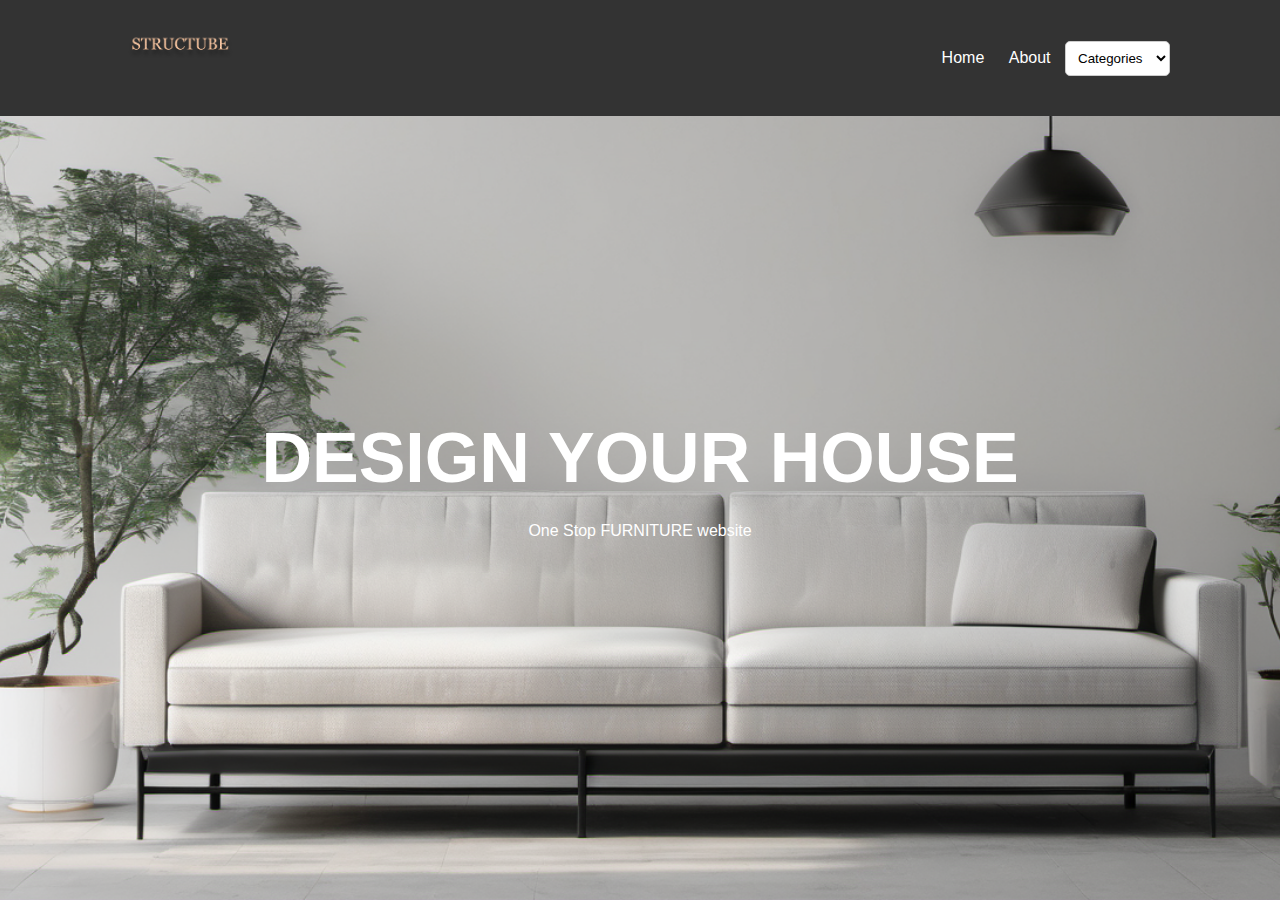
<file: index.html>
<!DOCTYPE html>
<html>
<head>
    <link rel="icon" href="logo.png">
    <title>Best Furniture Website</title>
    <style>
        * {
            margin: 0;
            padding: 0;
            font-family: sans-serif;
        }
        
        .banner {
            width: 100%;
            height: 100vh;
            background-image:  url(bg1.png);
            background-size: cover;
            background-position: center;
        }
        
        nav {
            background-color: #333;
        }
        
        .navbar-container {
            display: flex;
            justify-content: space-between;
            align-items: center;
            padding: 1px 110px;
        }
        
        .logo {
            width: 100px;
            cursor: pointer;
        }
        
        ul {
            list-style-type: none;
            margin: 0;
            padding: 0;
        }
        
        li {
            display: inline;
        }
        
        .navbar-container ul li:hover a {
            background-color: #555;
        }
        
        #categorySelector {
            padding: 8px;
            border: 1px solid #ccc;
            border-radius: 5px;
            background-color: #fff;
            cursor: pointer;
            color: #000; 
            text-decoration: none; 
        }
        
        #categorySelector:hover {
            border-color: #999;
            background-color: #f0f0f0; 
        }
        
        a {
            display: inline-block;
            padding: 10px;
            color: #fff;
            text-decoration: none;
        }
        
        a:hover {
            background-color: #555;
        }
        
        .content {
            width: 100%;
            position: absolute;
            top: 50%;
            left: 50%; 
            transform: translate(-50%, -50%); 
            text-align: center;
            color: #fff;
        }
        
        .content h1 {
            font-size: 70px;
            margin-top: 80px;
            text-align: center;
        }
        
        .content p {
            margin: 20px auto;
            font-weight: 100; 
            line-height: 25px;
            text-align: center;
        }
    </style>
</head>
<body>
    
    <div class="banner">
        <nav>
            <div class="navbar-container">
                <div class="logo">
                    <a href="index.html"><img src="NAME%20WEB.png" alt="Logo" width="120"></a>
                </div>
                <ul>
                    <li><a href="index.html">Home</a></li>
                    <li><a href="about.html">About</a></li>
                    <li>
                        <select id="categorySelector">
                            <option value="all">Categories</option>
                             <option value="bedroom.html">Bedroom</option>
                            <option value="livingarea.html">Living Area</option>
                            <option value="kitchen.html">Kitchen</option>
                           
                           

                        </select>
                    </li>
                </ul>
            </div>
        </nav>
        <div class="content">
            <center>
                <h1>DESIGN YOUR HOUSE</h1>
                <p>One Stop FURNITURE website</p>
            </center>
        </div>
    </div>

    <script src="single.js"></script>
</body>
</html>
</file>
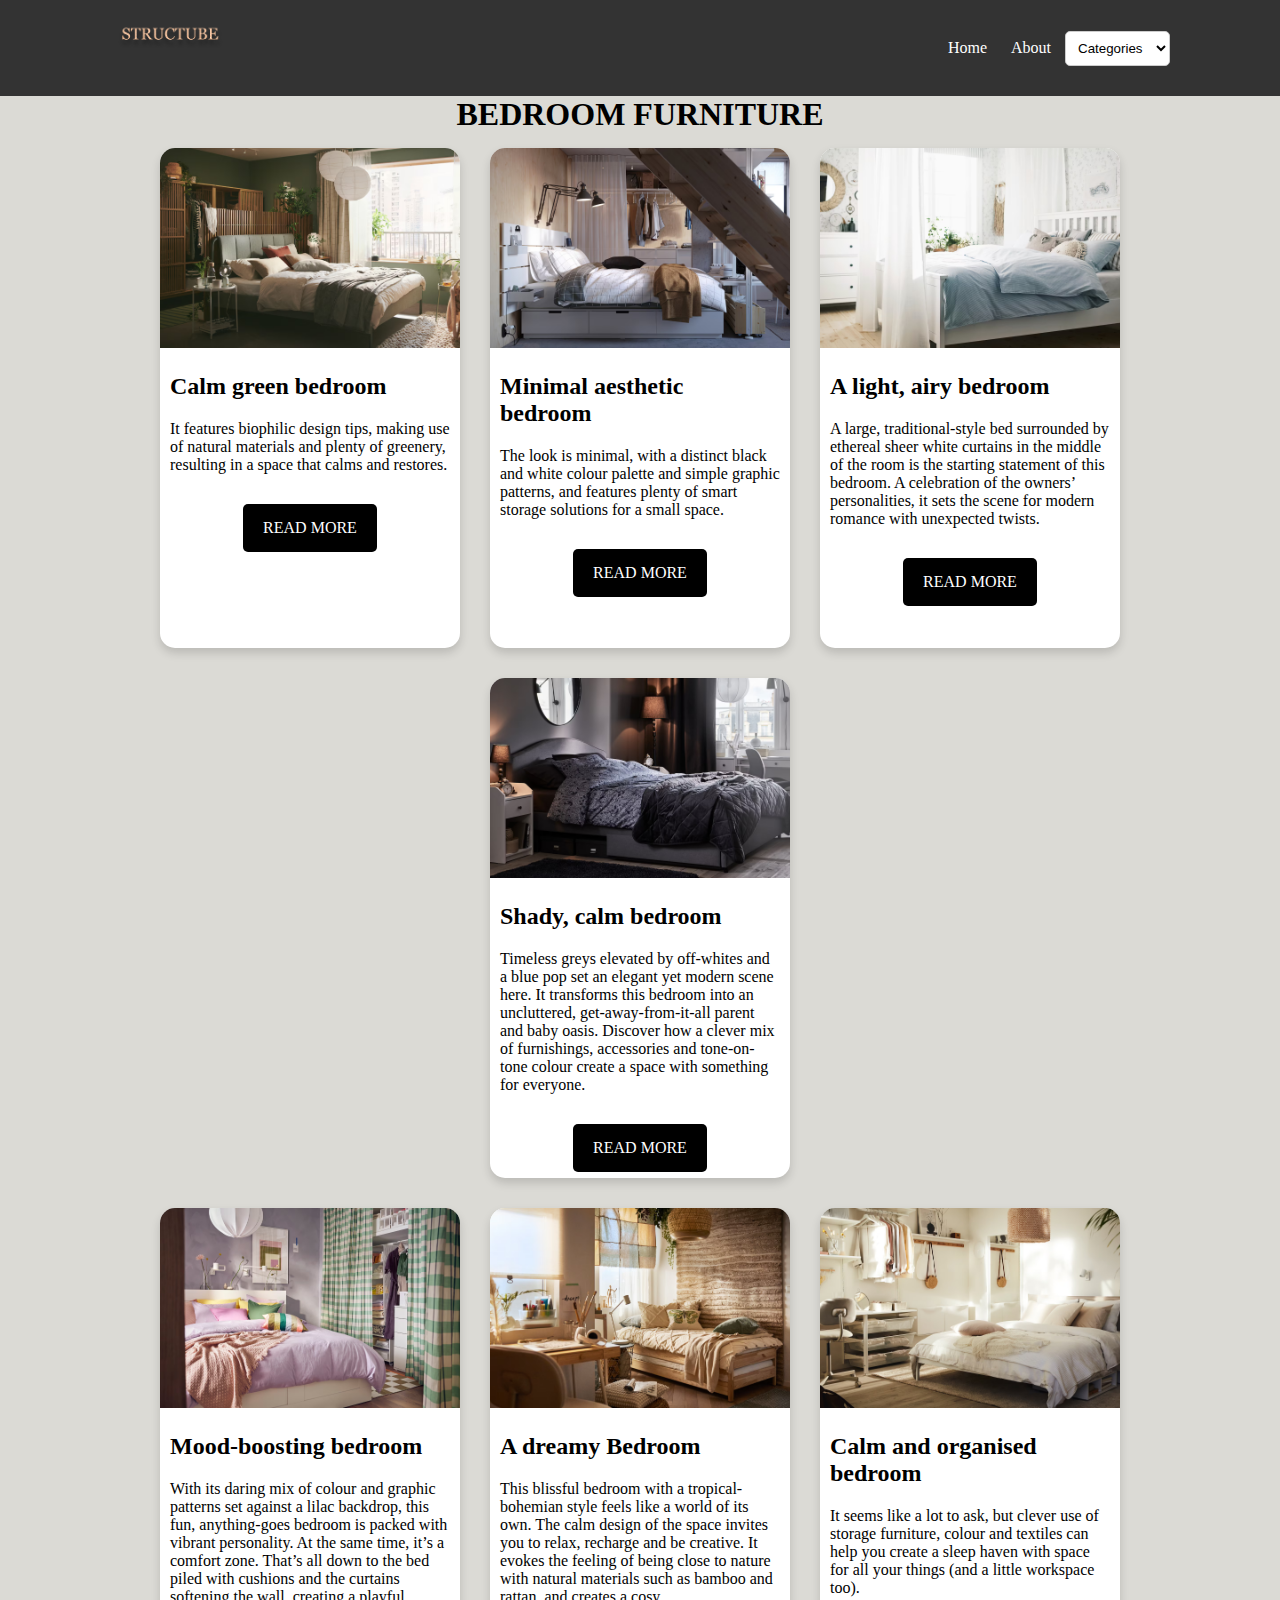
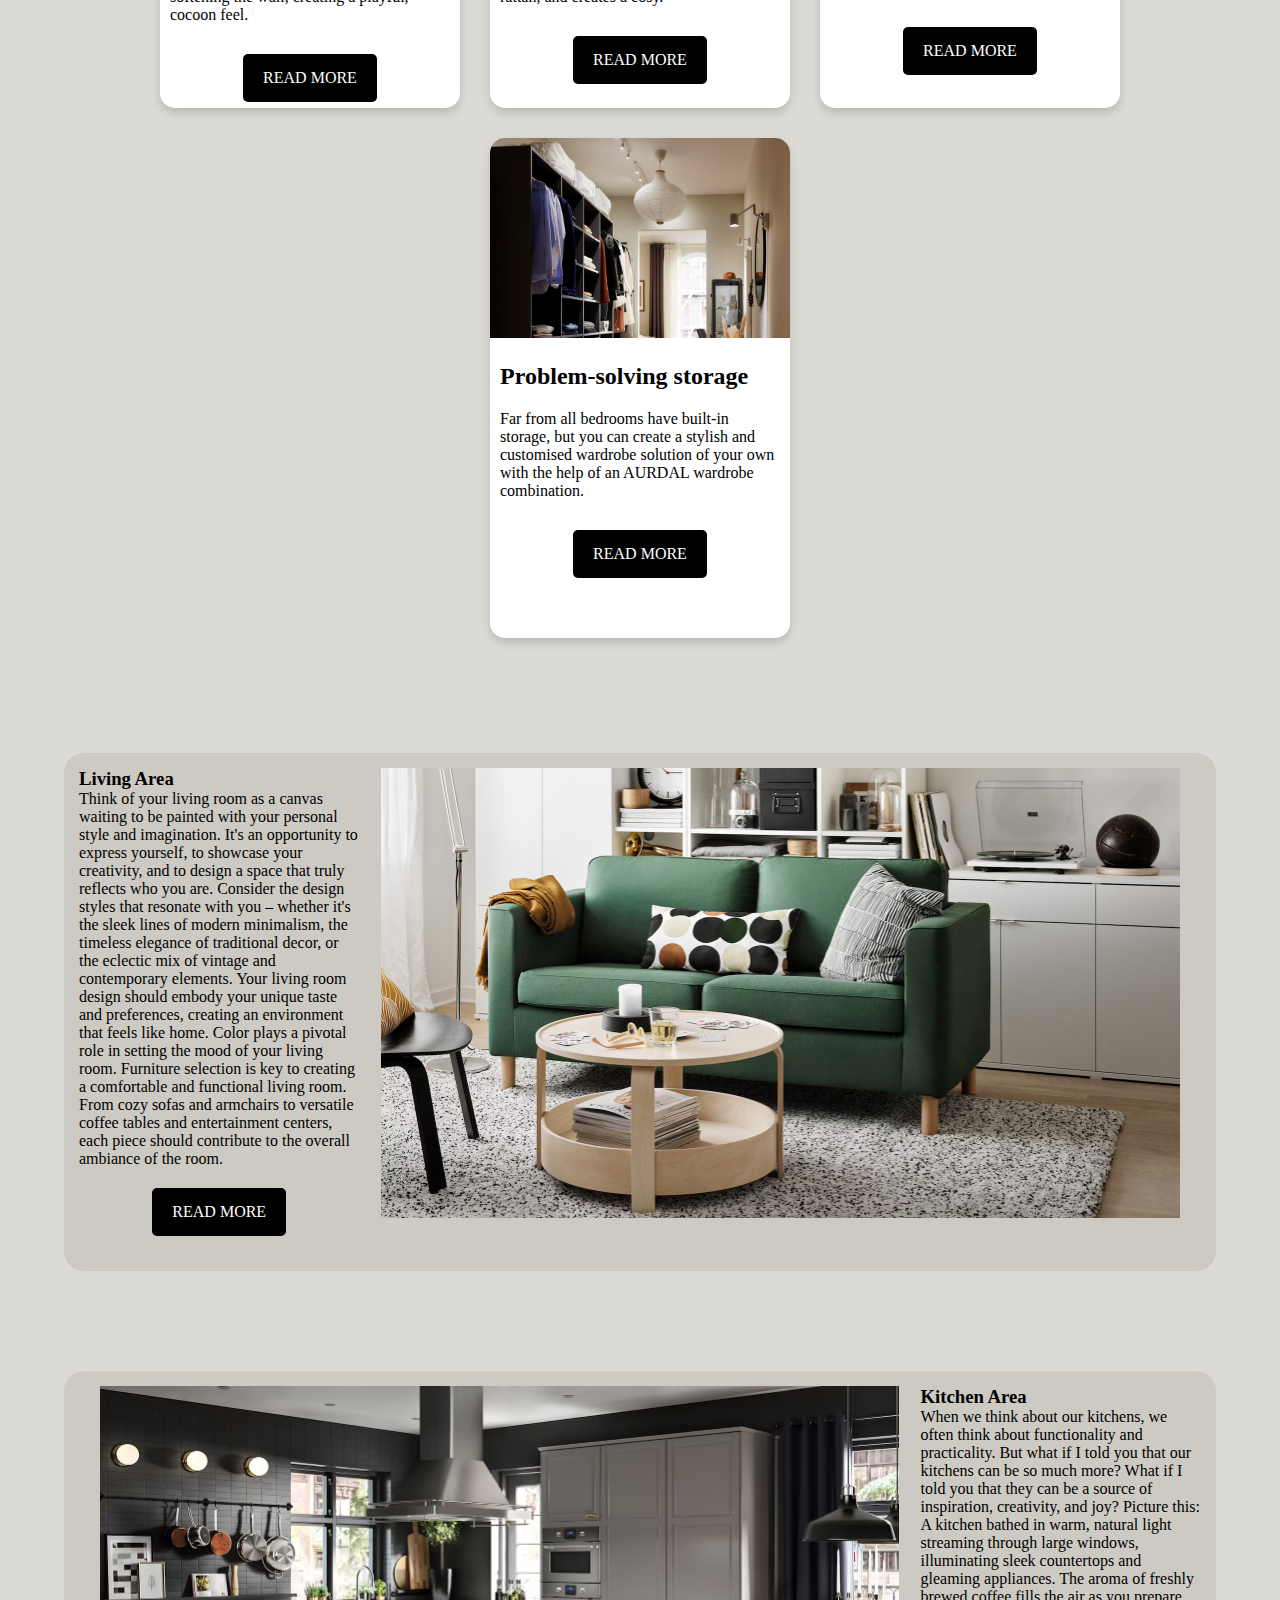
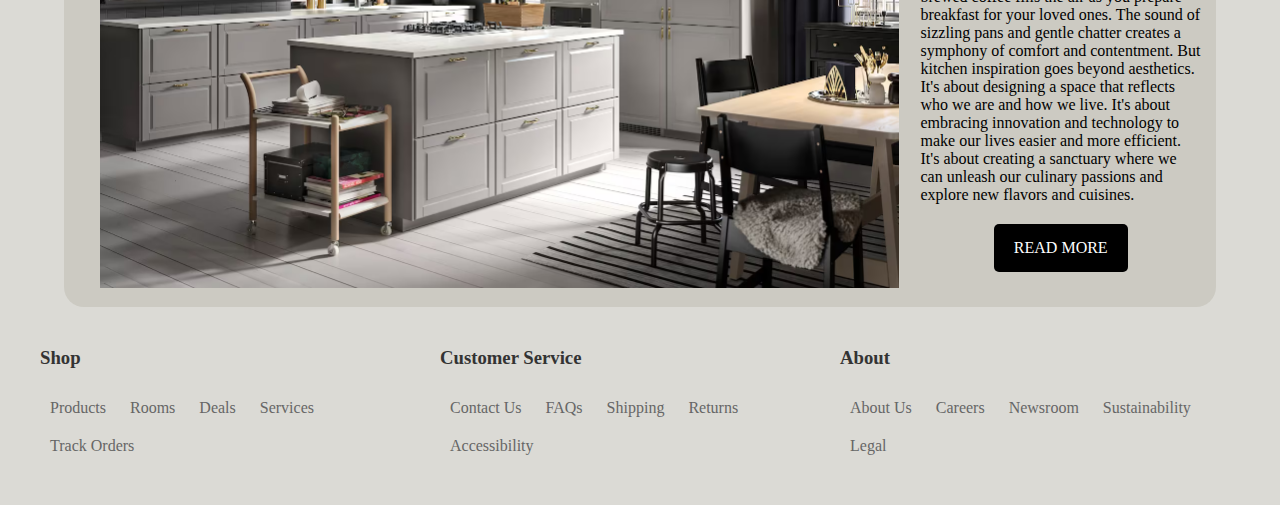
<file: bedroom.html>
<!DOCTYPE html>
<html>
<head>
    <link rel="icon" href="logo.png">
    <title>Bedroom</title>
    <link rel="stylesheet" href="bedroomstyle.css">
</head>
<body>
    <nav>
        <div class="navbar-container">
            <div class="logo">
                <img src="NAME%20WEB.png" alt="Logo" width="120">
            </div>
            <ul>
                <li><a href="index.html">Home</a></li>
                <li><a href="about.html">About</a></li>
                <li>
                   <select id="categorySelector">
                            <option value="all">Categories</option>
                            <option value="livingarea.html">Living Area</option>
                            <option value="kitchen.html">Kitchen</option>
                            <option value="bedroom.html">Bedroom</option>
                            

                        </select>
                </li>
            </ul>
        </div>
    </nav>
  
    <h1><center>BEDROOM FURNITURE</center></h1>
    <section class="container">
        <div class="card">
            <div class="card-image card-imagebedroom-1"></div>
            <h2>Calm green bedroom </h2>
            <p>It features biophilic design tips, making use of natural materials and plenty of greenery, resulting in a space that calms and restores.</p>
            <a href="bedroom1.html">READ MORE</a>
        </div>
        <div class="card">
            <div class="card-image card-imagebedroom-2"></div>
            <h2>Minimal aesthetic bedroom</h2>
            <p>The look is minimal, with a distinct black and white colour palette and simple graphic patterns, and features plenty of smart storage solutions for a small space.</p>
            <a href="bedroom2.html">READ MORE</a>

        </div>
        <div class="card">
            <div class="card-image card-imagebedroom-3"></div>
            <h2>A light, airy bedroom </h2>
            <p>A large, traditional-style bed surrounded by ethereal sheer white curtains in the middle of the room is the starting statement of this bedroom. A celebration of the owners’ personalities, it sets the scene for modern romance with unexpected twists.</p>
            <a href="bedroom3.html">READ MORE</a>
 
        </div>
        <div class="card">
            <div class="card-image card-imagebedroom-4"></div>
            <h2>Shady, calm bedroom </h2>
            <p>Timeless greys elevated by off-whites and a blue pop set an elegant yet modern scene here. It transforms this bedroom into an uncluttered, get-away-from-it-all parent and baby oasis. Discover how a clever mix of furnishings, accessories and tone-on-tone colour create a space with something for everyone.</p>
            <a href="bedroom4.html">READ MORE</a>

        </div>
    </section>

    <!-- Second Row of Cards -->
    <section class="container">
        <div class="card">
            <div class="card-image card-imagebedroom-5"></div>
            <h2>Mood-boosting bedroom</h2>
            <p>With its daring mix of colour and graphic patterns set against a lilac backdrop, this fun, anything-goes bedroom is packed with vibrant personality. At the same time, it’s a comfort zone. That’s all down to the bed piled with cushions and the curtains softening the wall, creating a playful, cocoon feel.</p>
            <a href="#">READ MORE</a>

        </div>
        <div class="card">
            <div class="card-image card-imagebedroom-6"></div>
            <h2>A dreamy Bedroom</h2>
            <p>This blissful bedroom with a tropical-bohemian style feels like a world of its own. The calm design of the space invites you to relax, recharge and be creative. It evokes the feeling of being close to nature with natural materials such as bamboo and rattan, and creates a cosy.</p>
            <a href="#">READ MORE</a>

        </div>
        <div class="card">
            <div class="card-image card-imagebedroom-7"></div>
            <h2>Calm and organised bedroom</h2>
            <p>It seems like a lot to ask, but clever use of storage furniture, colour and textiles can help you create a sleep haven with space for all your things (and a little workspace too).</p>
            <a href="#">READ MORE</a>

        </div>
        <div class="card">
            <div class="card-image card-imagebedroom-8"></div>
            <h2>Problem-solving storage</h2>
            <p>Far from all bedrooms have built-in storage, but you can create a stylish and customised wardrobe solution of your own with the help of an AURDAL wardrobe combination.</p>
            <a href="#">READ MORE</a>

        </div>
          <div class="card-container">
            <div class="info">
                <h3>Living Area</h3>
                <p>Think of your living room as a canvas waiting to be painted with your personal style and imagination. It's an opportunity to express yourself, to showcase your creativity, and to design a space that truly reflects who you are.

Consider the design styles that resonate with you – whether it's the sleek lines of modern minimalism, the timeless elegance of traditional decor, or the eclectic mix of vintage and contemporary elements. Your living room design should embody your unique taste and preferences, creating an environment that feels like home.

Color plays a pivotal role in setting the mood of your living room.

Furniture selection is key to creating a comfortable and functional living room. From cozy sofas and armchairs to versatile coffee tables and entertainment centers, each piece should contribute to the overall ambiance of the room.</p>
                <a href="livingarea.html">READ MORE</a>
            </div>
            <div class="image">
                <img src="livingarea1.png" alt=" Image">
            </div>
        </div>
        <div class="card-container1">
            <div class="info">
                <h3>Kitchen Area</h3>
                <p>When we think about our kitchens, we often think about functionality and practicality. But what if I told you that our kitchens can be so much more? What if I told you that they can be a source of inspiration, creativity, and joy?

Picture this: A kitchen bathed in warm, natural light streaming through large windows, illuminating sleek countertops and gleaming appliances. The aroma of freshly brewed coffee fills the air as you prepare breakfast for your loved ones. The sound of sizzling pans and gentle chatter creates a symphony of comfort and contentment.

But kitchen inspiration goes beyond aesthetics. It's about designing a space that reflects who we are and how we live. It's about embracing innovation and technology to make our lives easier and more efficient. It's about creating a sanctuary where we can unleash our culinary passions and explore new flavors and cuisines.

</p>
                <a href="kitchen.html">READ MORE</a>
            </div>
            <div class="image">
                <img src="kitchen1.png" alt=" Image">
            </div>
        </div>
    </section>
      <footer>
        
        <div class="footer-container">
            <div class="footer-column">
                <h3>Shop</h3>
                <ul>
                    <li><a href="#">Products</a></li>
                    <li><a href="#">Rooms</a></li>
                    <li><a href="#">Deals</a></li>
                    <li><a href="#">Services</a></li>
                    <li><a href="#">Track Orders</a></li>
                </ul>
            </div>
            <div class="footer-column">
                <h3>Customer Service</h3>
                <ul>
                    <li><a href="#">Contact Us</a></li>
                    <li><a href="#">FAQs</a></li>
                    <li><a href="#">Shipping</a></li>
                    <li><a href="#">Returns</a></li>
                    <li><a href="#">Accessibility</a></li>
                </ul>
            </div>
            <div class="footer-column">
                <h3>About</h3>
                <ul>
                    <li><a href="#">About Us</a></li>
                    <li><a href="#">Careers</a></li>
                    <li><a href="#">Newsroom</a></li>
                    <li><a href="#">Sustainability</a></li>
                    <li><a href="#">Legal</a></li>
                </ul>
            </div>
        </div>
    </footer>
    <script src="single.js"></script>
</body>
</html>
</file>
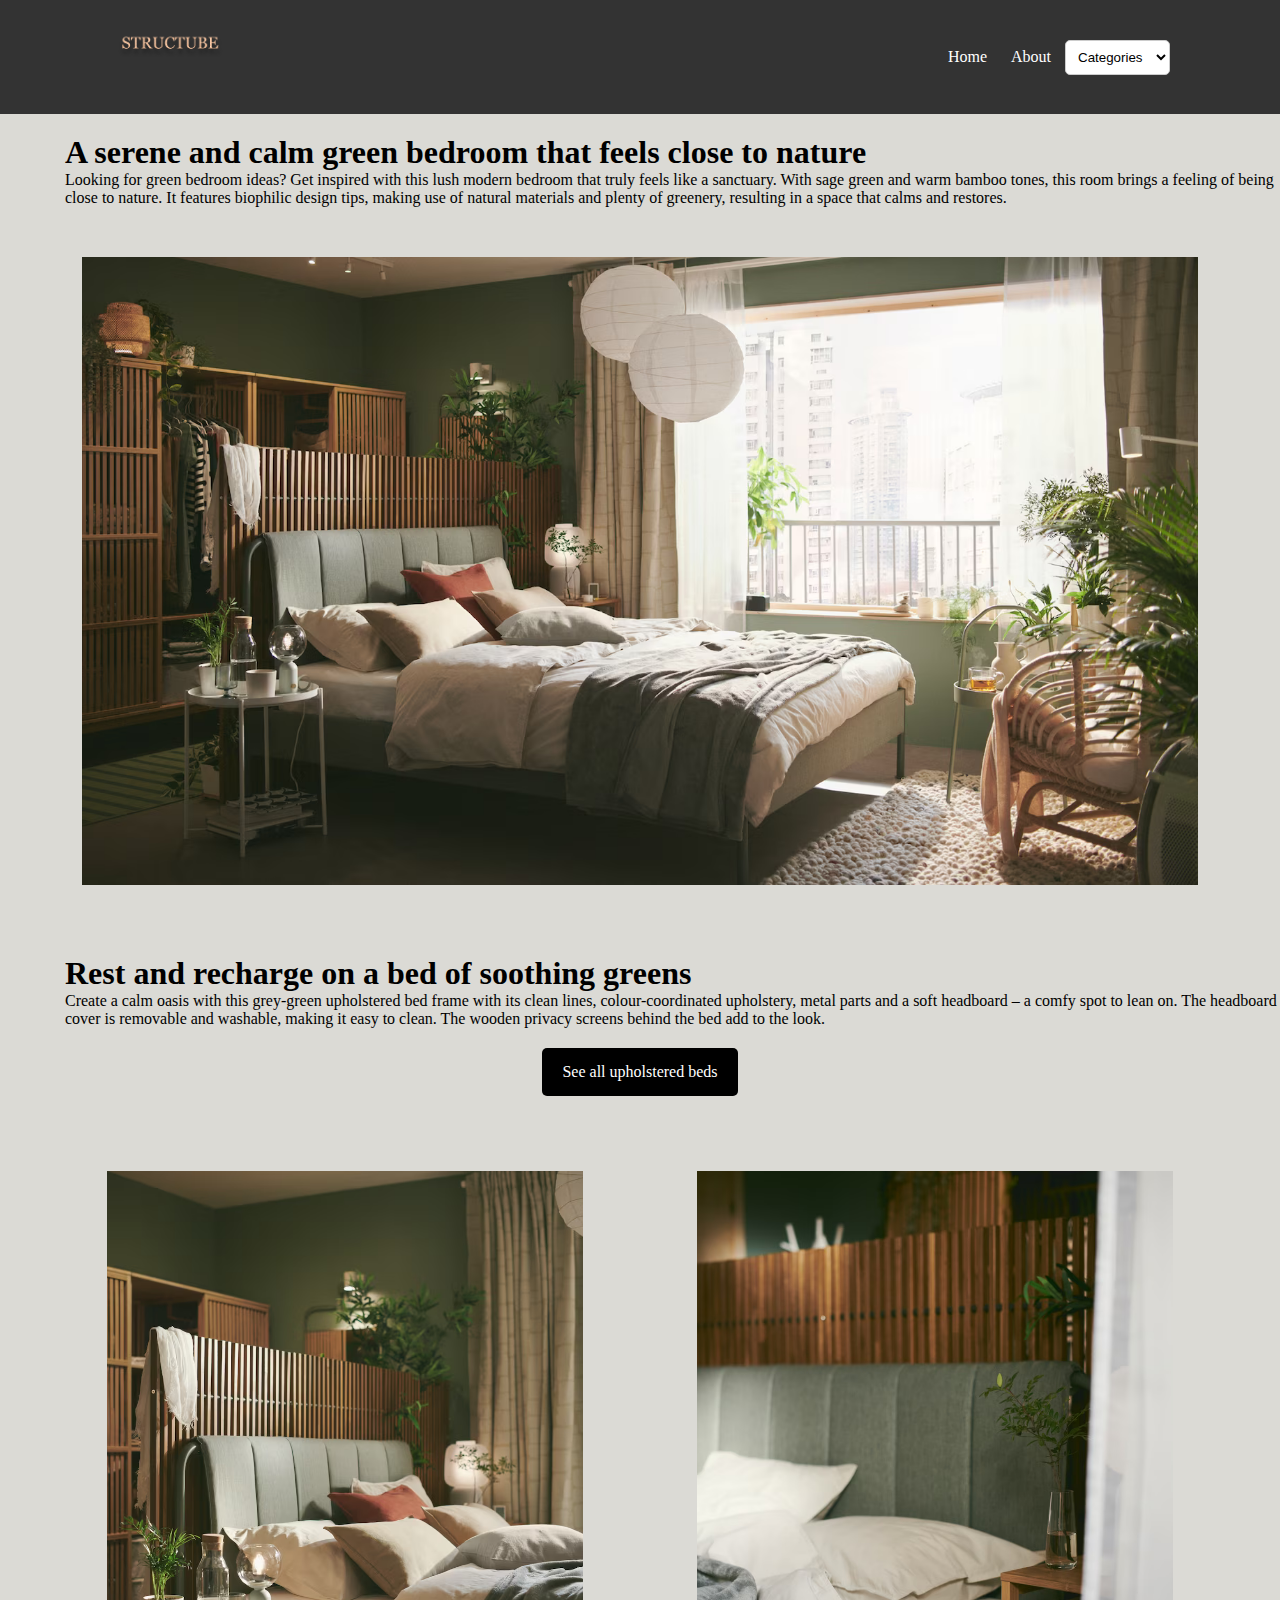
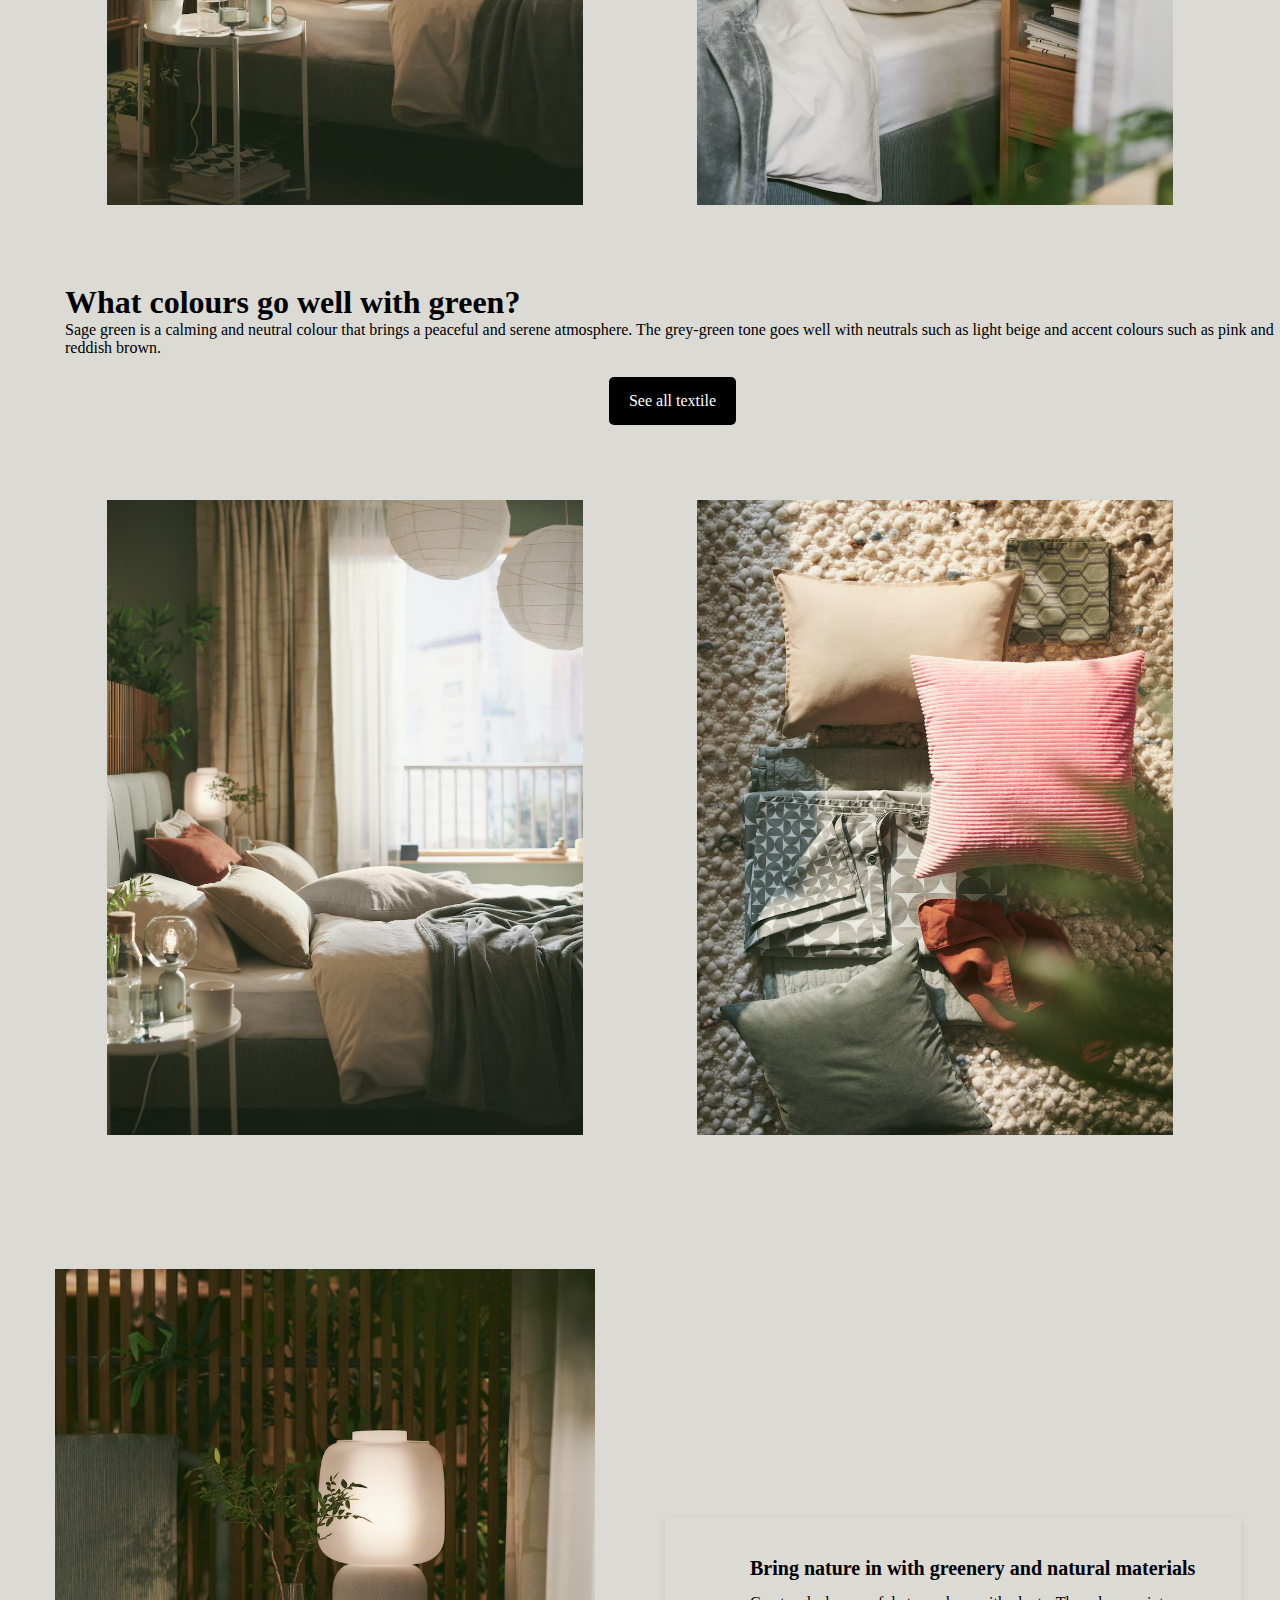
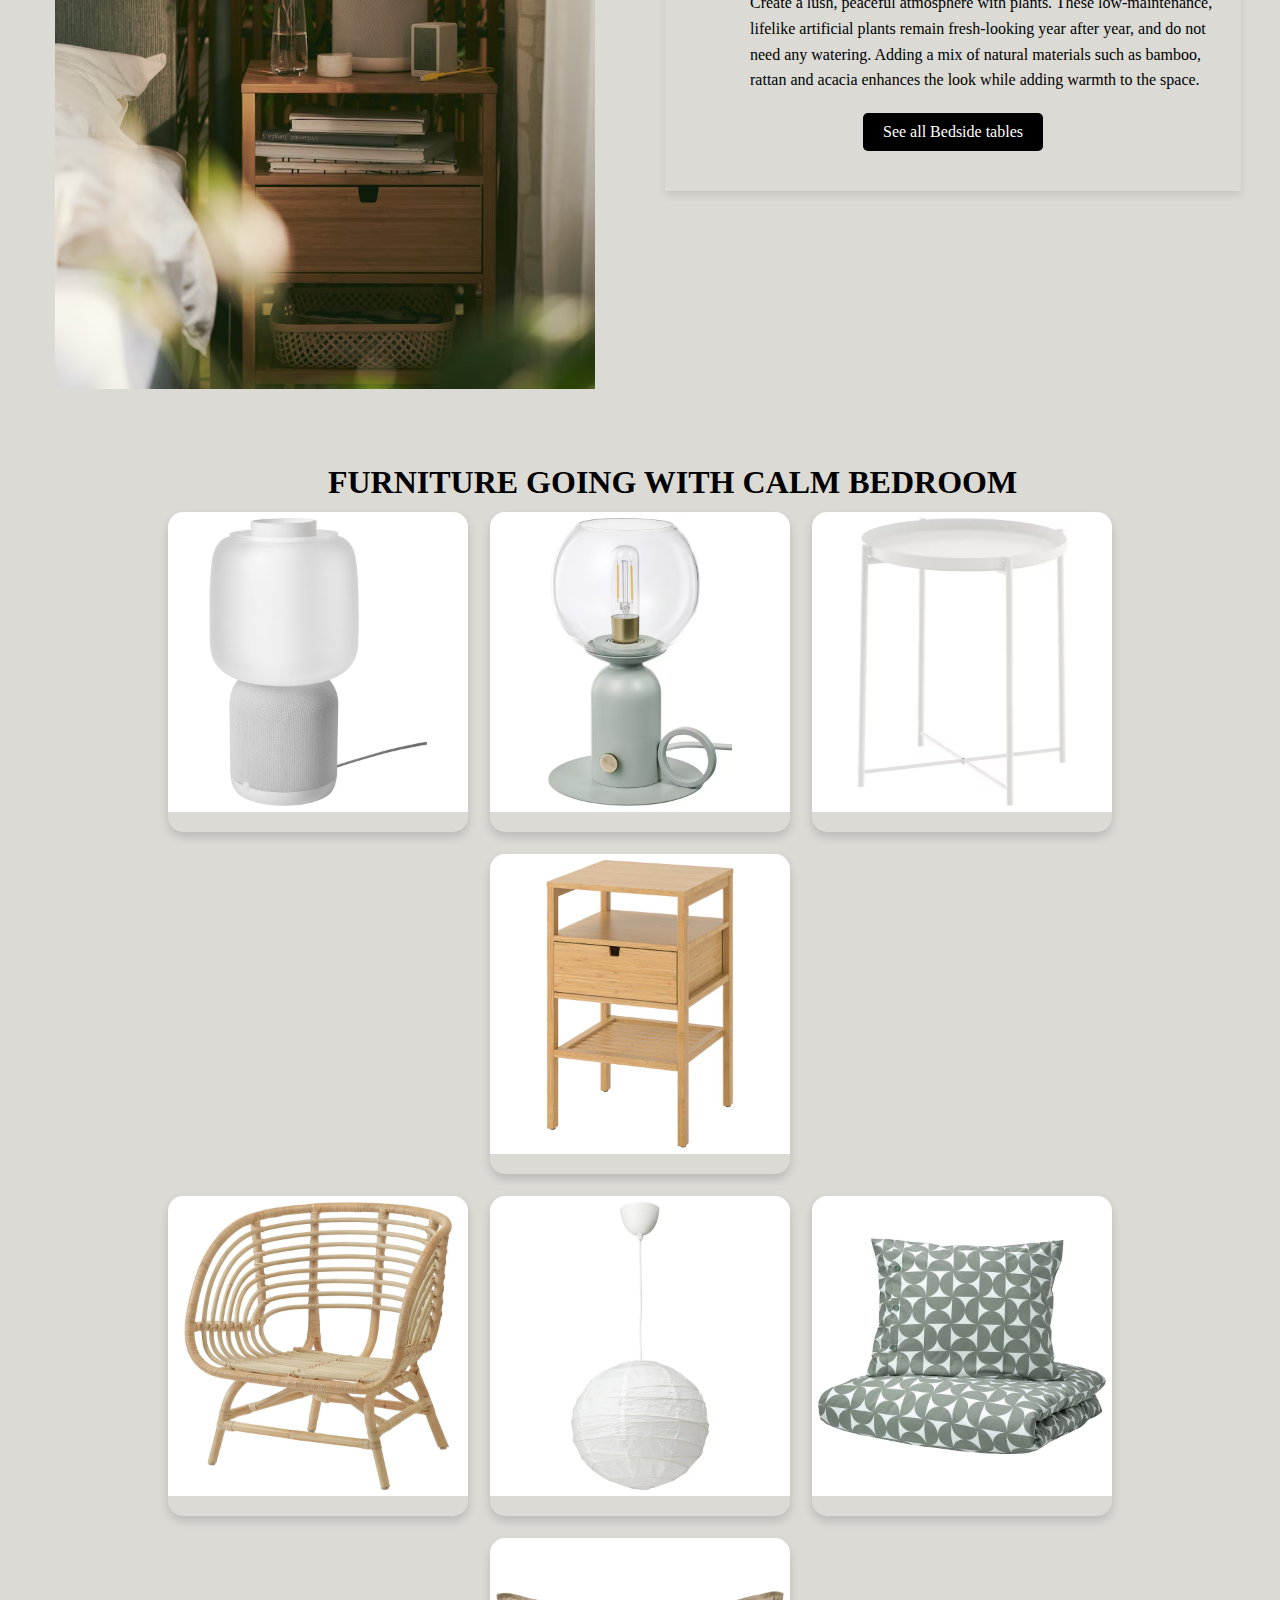
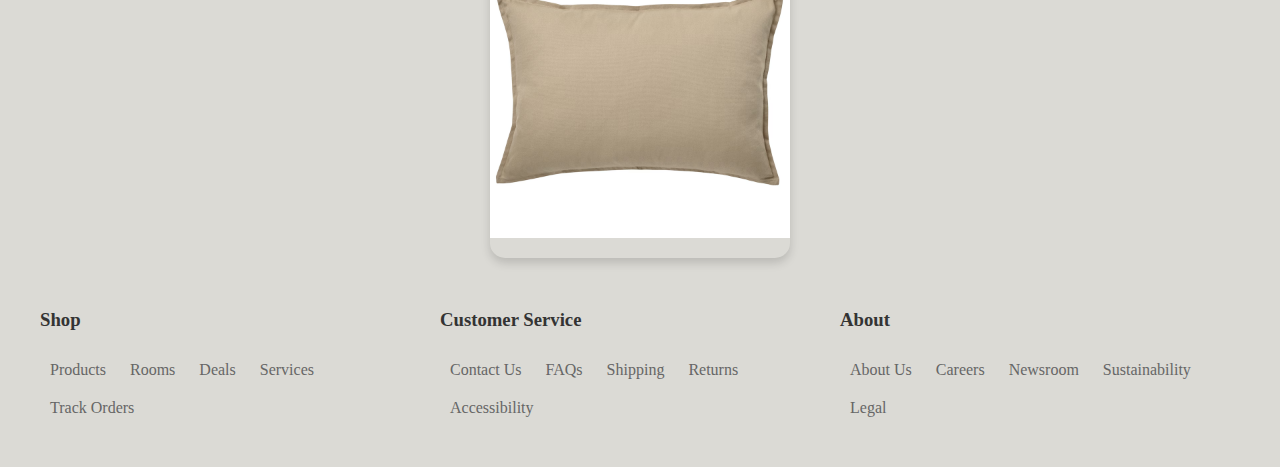
<file: bedroom1.html>
<!DOCTYPE html>
<html>
<head>
    <link rel="icon" href="logo.png">
    <title>Bedroom1</title>
    <link rel="stylesheet" href="bedroom1.css">
</head>
<body>
    <nav>
        <div class="navbar-container">
            <div class="logo">
                <img src="NAME%20WEB.png" alt="Logo" width="120" class="logo-image">
            </div>
            <ul>
                <li><a href="index.html">Home</a></li>
                <li><a href="about.html">About</a></li>
                <li>
                   <select id="categorySelector">
                            <option value="all">Categories</option>
                            <option value="livingarea.html">Living Area</option>
                            <option value="kitchen.html">Kitchen</option>
                            <option value="bedroom.html">Bedroom</option>
                           
                        </select>
                </li>
            </ul>
        </div>
    </nav>
    <h1>A serene and calm green bedroom that feels close to nature</h1>
    <p>
        <span>Looking for green bedroom ideas?</span>
        <span>Get inspired with this lush modern bedroom that truly feels like a sanctuary.</span>
        <span>With sage green and warm bamboo tones, this room brings a feeling of being close to nature.</span>
        <span>It features biophilic design tips, making use of natural materials and plenty of greenery, resulting in a space that calms and restores.</span>
    </p>
    <img src="bedroom1.png" alt="Bedroom Image" class="bedroom-image">
    
    <h1>Rest and recharge on a bed of soothing greens</h1>
    <p>
        <span>Create a calm oasis with this grey-green upholstered bed frame with its clean lines, colour-coordinated upholstery, metal parts</span>
        <span>and a soft headboard – a comfy spot to lean on. The headboard cover is removable and washable, making it easy to clean.</span>
        <span>The wooden privacy screens behind the bed add to the look.</span>
    </p>
    <div class="image-container">
        <a href="https://www.ikea.com/nl/en/cat/upholstered-beds-49096/">See all upholstered beds</a>
        <img src="bedroom1.1.png" alt="Image 1" class="split-image"  usemap="#image-map">

        <map name="image-map">
            <area target="" alt="wardrobe" title="wardrobe" href="https://www.ikea.com/nl/en/p/nordkisa-open-wardrobe-with-sliding-door-bamboo-00439468/" coords="-1,171,93,937" shape="rect">
            <area target="" alt="screen" title="screen" href="https://www.ikea.com/nl/en/p/naemmaroe-privacy-screen-light-brown-stained-indoor-outdoor-20532743/" coords="117,233,626,267,649,344,103,332" shape="poly">
            <area target="" alt="bed" title="bed" href="https://www.ikea.com/nl/en/p/taellasen-upholstered-bed-frame-kulsta-grey-green-lindbaden-s09514788/" coords="165,332,559,342,614,461,139,539" shape="poly">
        </map>
     
        <img src="bedroom1.2.png" alt="Image 2" class="split-image">
        
        <h1>What colours go well with green?</h1>
        <p>
            <span>Sage green is a calming and neutral colour that brings a peaceful and serene atmosphere. The grey-green tone goes well with</span>
            <span>neutrals such as light beige and accent colours such as pink and reddish brown.</span>
            <a href="https://www.ikea.com/nl/en/cat/textiles-tl001/">See all textile</a>
        </p>
        
        <img src="bedroom1.3.png" alt="Image 3" class="split-image">
        
        <img src="bedroom1.4.png" alt="Image 4" class="split-image">
    </div>

    
    <div class="image-container">
        <!-- Card for Additional Image -->
        <div class="card1">
            <img src="bedroom1.5.png" alt="Additional Image" class="additional-image">
            <div class="additional-text">
                <h1>Bring nature in with greenery and natural materials</h1>
                <p>
                    Create a lush, peaceful atmosphere with plants. These low-maintenance, lifelike artificial plants remain fresh-looking year after year, and do not need any watering. Adding a mix of natural materials such as bamboo, rattan and acacia enhances the look while adding warmth to the space.
                </p>
                <a href="https://www.ikea.com/nl/en/cat/bedside-tables-20656/">See all Bedside tables</a>
            </div>
        </div>
    </div>
    <h1><center>FURNITURE GOING WITH CALM BEDROOM</center></h1>
    <section class="container">
        
        <a href="https://www.ikea.com/nl/en/p/symfonisk-speaker-lamp-w-wi-fi-glass-shade-white-s99430925/">
        <div class="card">
            <div class="card-image card-imagebedroom-1"></div>
            
            
        </div>
            </a>
        <a href="https://www.ikea.com/nl/en/p/askmuller-table-lamp-grey-green-00492489/">
        <div class="card">
            <div class="card-image card-imagebedroom-2"></div>
           
            

        </div>
            </a>
        <a href="https://www.ikea.com/nl/en/p/gladom-tray-table-white-70337819/">
        <div class="card">
            <div class="card-image card-imagebedroom-3"></div>
            
            
        </div>
            </a>
    <a href="https://www.ikea.com/nl/en/p/nordkisa-bedside-table-bamboo-60447677/">
        <div class="card">
            <div class="card-image card-imagebedroom-4"></div>
            
            

        </div>
        </a>
    </section>

    <!-- Second Row of Cards -->
    <section class="container">
         <a href="https://www.ikea.com/nl/en/p/buskbo-armchair-rattan-70434311/">
        <div class="card">
            <div class="card-image card-imagebedroom-5"></div>
            
           

        </div>
             </a>
        <a href="https://www.ikea.com/nl/en/p/regolit-hemma-pendant-lamp-white-s19444083/">
        <div class="card">
            <div class="card-image card-imagebedroom-6"></div>
            
            

        </div>
            </a>
        <a href="https://www.ikea.com/nl/en/p/aengsnejlika-duvet-cover-and-2-pillowcases-grey-green-50541091/">
        <div class="card">
            <div class="card-image card-imagebedroom-7"></div>
            
            

        </div>
            </a>
        <a href="https://www.ikea.com/nl/en/p/gurli-cushion-cover-beige-80552686/">
        <div class="card">
            <div class="card-image card-imagebedroom-8"></div>
            
            

        </div>
        </a>
     <footer>
        
        <div class="footer-container">
            <div class="footer-column">
                <h3>Shop</h3>
                <ul>
                    <li><a href="#">Products</a></li>
                    <li><a href="#">Rooms</a></li>
                    <li><a href="#">Deals</a></li>
                    <li><a href="#">Services</a></li>
                    <li><a href="#">Track Orders</a></li>
                </ul>
            </div>
            <div class="footer-column">
                <h3>Customer Service</h3>
                <ul>
                    <li><a href="#">Contact Us</a></li>
                    <li><a href="#">FAQs</a></li>
                    <li><a href="#">Shipping</a></li>
                    <li><a href="#">Returns</a></li>
                    <li><a href="#">Accessibility</a></li>
                </ul>
            </div>
            <div class="footer-column">
                <h3>About</h3>
                <ul>
                    <li><a href="#">About Us</a></li>
                    <li><a href="#">Careers</a></li>
                    <li><a href="#">Newsroom</a></li>
                    <li><a href="#">Sustainability</a></li>
                    <li><a href="#">Legal</a></li>
                </ul>
            </div>
        </div>
    </footer>
         <script src="single.js"></script>
</body>
</html>
</file>
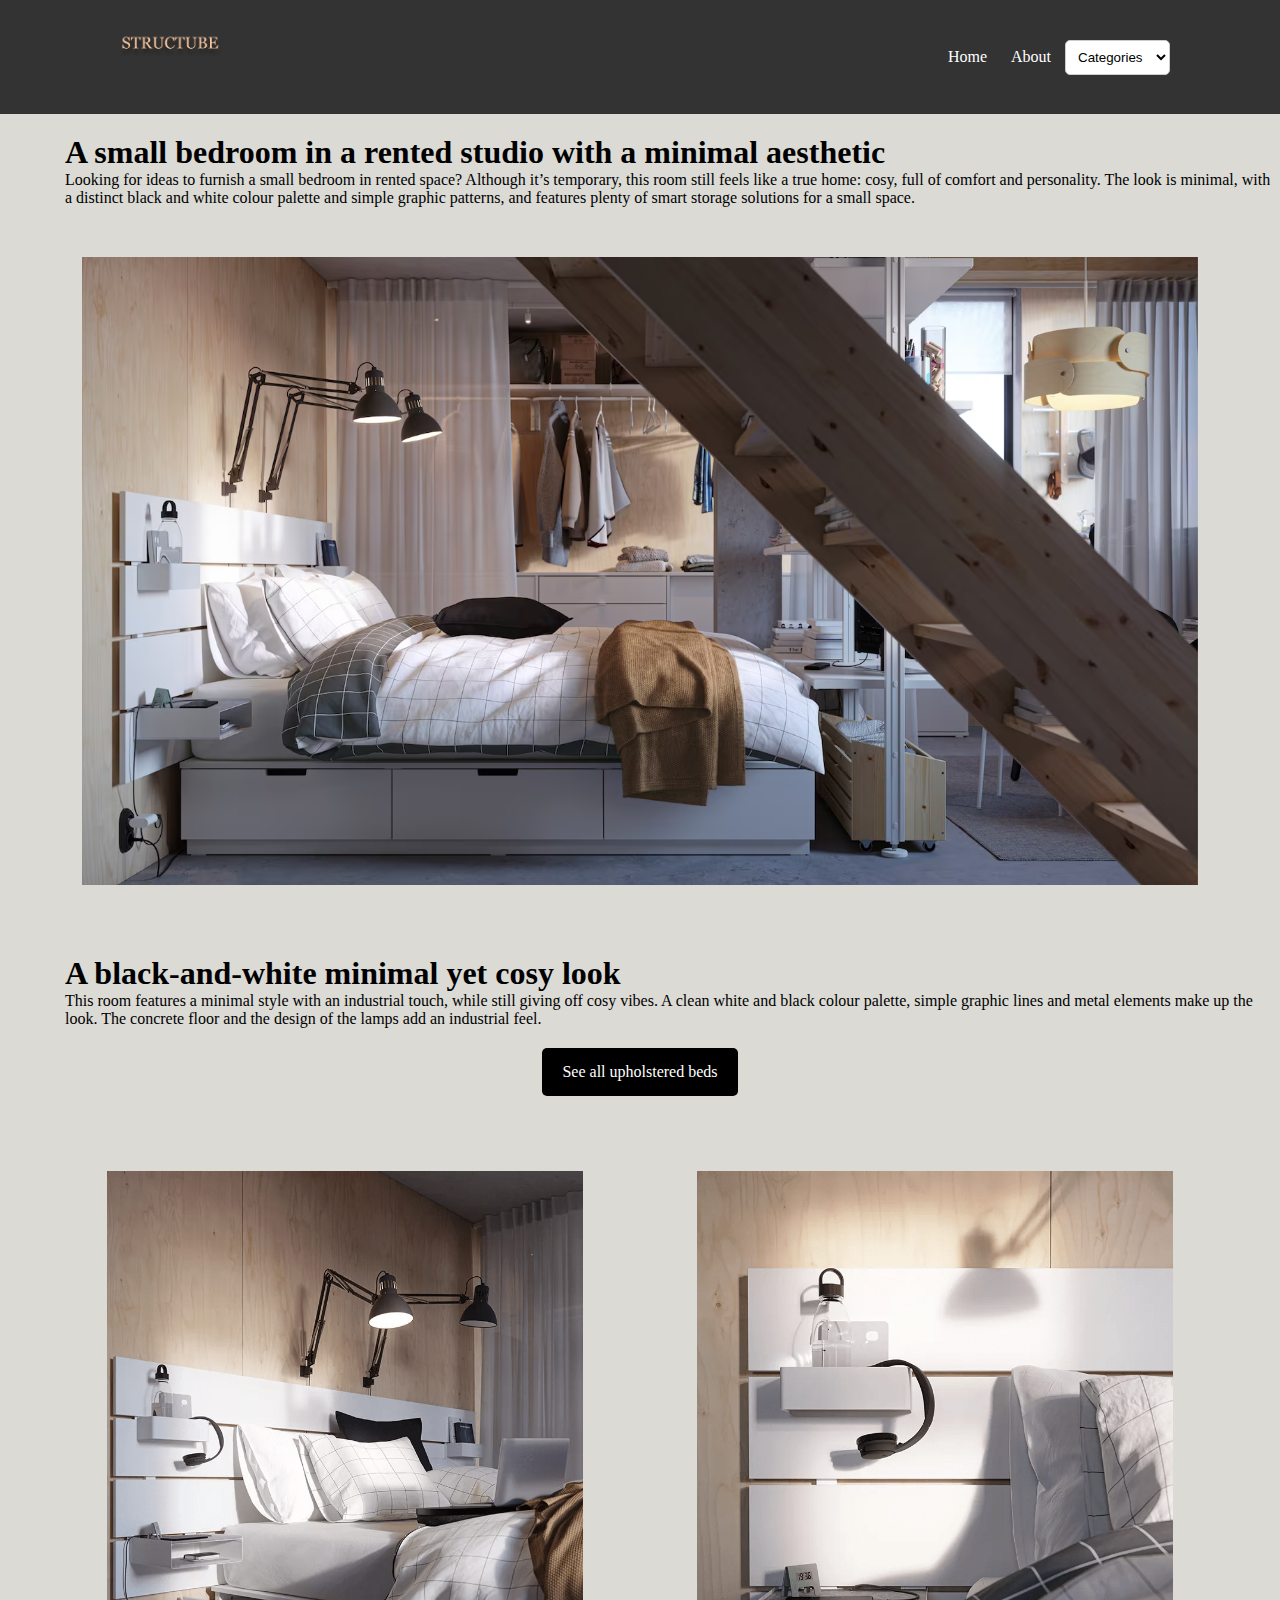
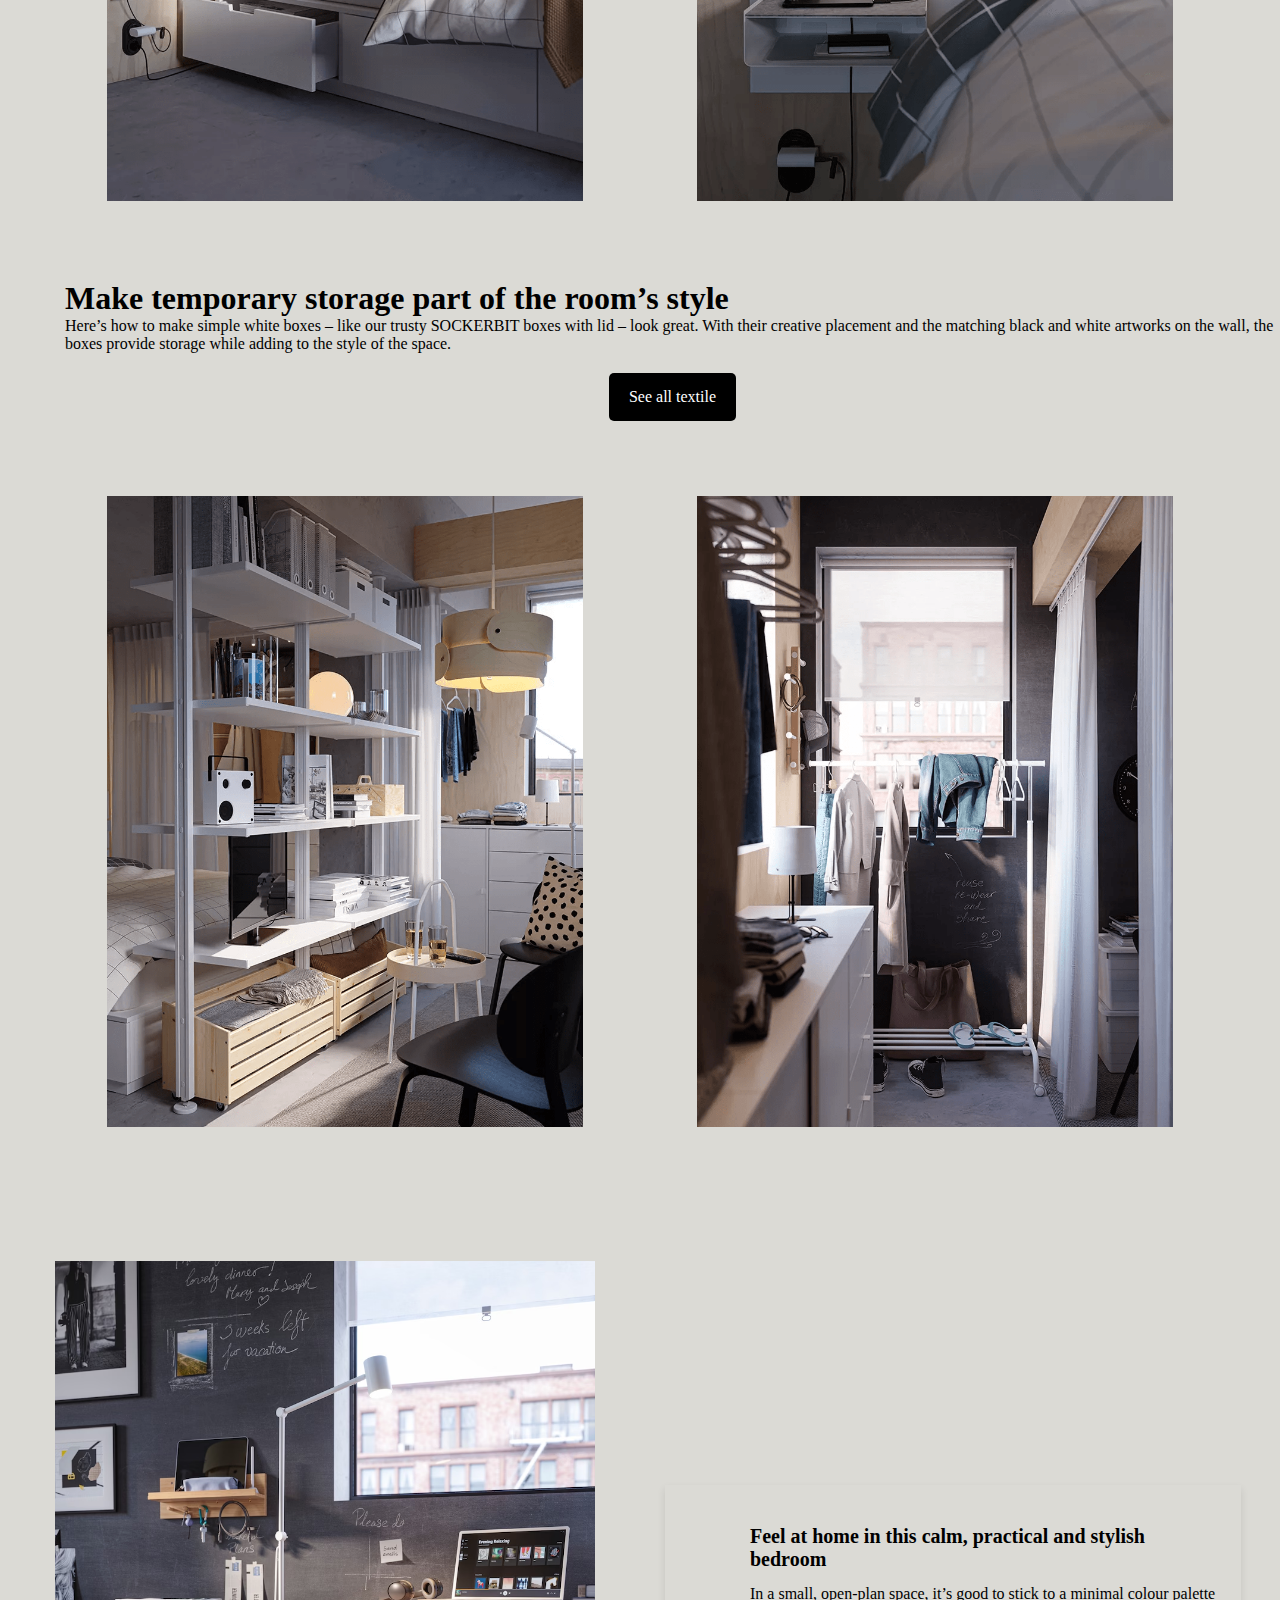
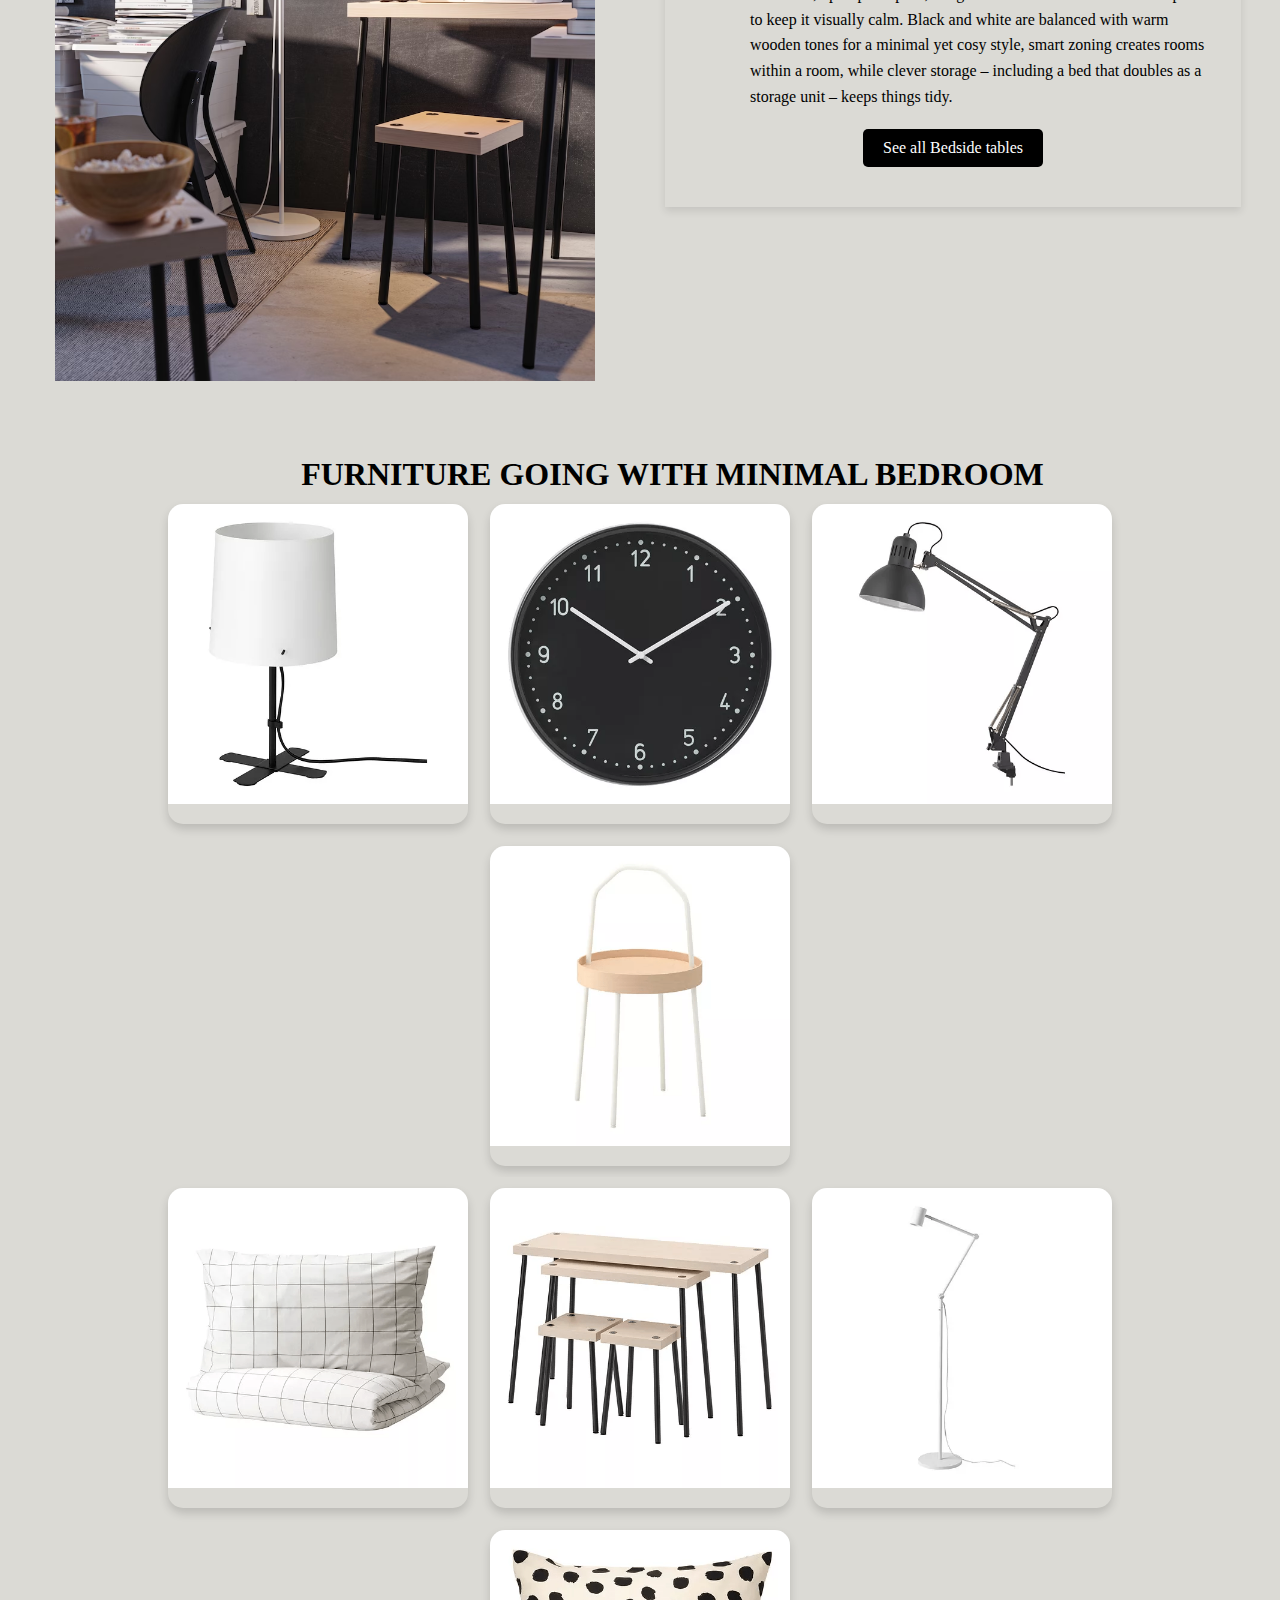
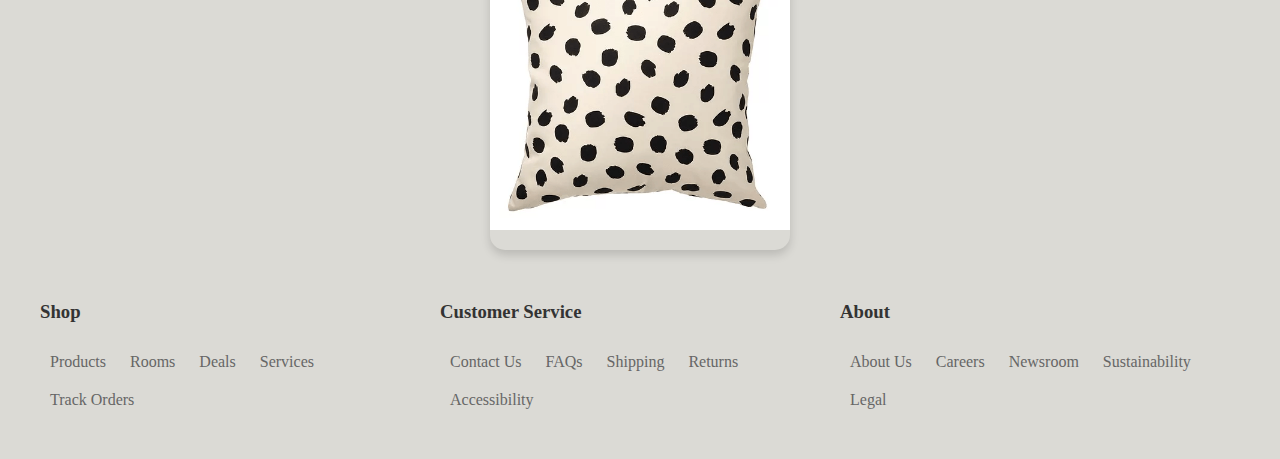
<file: bedroom2.html>
<!DOCTYPE html>
<html>
<head>
    <link rel="icon" href="logo.png">
    <title>Bedroom1</title>
    <link rel="stylesheet" href="bedroom2.css">
</head>
<body>
    <nav>
        <div class="navbar-container">
            <div class="logo">
                <img src="NAME%20WEB.png" alt="Logo" width="120" class="logo-image">
            </div>
            <ul>
                <li><a href="index.html">Home</a></li>
                <li><a href="about.html">About</a></li>
                <li>
                   <select id="categorySelector">
                            <option value="all">Categories</option>
                            <option value="livingarea.html">Living Area</option>
                            <option value="kitchen.html">Kitchen</option>
                            <option value="bedroom.html">Bedroom</option>
                            
                        </select>
                </li>
            </ul>
        </div>
    </nav>
    <h1>A small bedroom in a rented studio with a minimal aesthetic</h1>
    <p>
        <span>Looking for ideas to furnish a small bedroom in rented space? </span>
        <span>Although it’s temporary, this room still feels like a true home: cosy, full of comfort and personality.</span>
        <span>The look is minimal, with a distinct black and white colour palette and simple graphic patterns, and features plenty of smart storage solutions for a small space.</span>
        </p>
    <img src="bedroom2.png" alt="Bedroom Image" class="bedroom-image">
    
    <h1>A black-and-white minimal yet cosy look</h1>
    <p>
        <span>This room features a minimal style with an industrial touch, while still giving off cosy vibes.</span>
        <span> A clean white and black colour palette, simple graphic lines and metal elements make up the look. </span>
        <span>The concrete floor and the design of the lamps add an industrial feel.</span>
    </p>
    <div class="image-container">
        <a href="https://www.ikea.com/nl/en/p/nordli-bed-frame-w-storage-and-headboard-white-s69241422/">See all upholstered beds</a>
        <img src="bedroom2.1.png" alt="Image 1" class="split-image"  usemap="#image-map">

        
     
        <img src="bedroom2.2.png" alt="Image 2" class="split-image">
        
        <h1>Make temporary storage part of the room’s style</h1>
        <p>
            <span>Here’s how to make simple white boxes – like our trusty SOCKERBIT boxes with lid – look great.</span>
            <span>With their creative placement and the matching black and white artworks on the wall, the boxes provide storage while adding to the style of the space.</span>
            <a href="https://www.ikea.com/nl/en/cat/textiles-tl001/">See all textile</a>
        </p>
        
        <img src="bedroom2.3.png" alt="Image 3" class="split-image">
        
        <img src="bedroom2.4.png" alt="Image 4" class="split-image">
    </div>

    
    <div class="image-container">
        <!-- Card for Additional Image -->
        <div class="card1">
            <img src="bedroom2.5.png" alt="Additional Image" class="additional-image">
            <div class="additional-text">
                <h1>Feel at home in this calm, practical and stylish bedroom</h1>
                <p>
                    In a small, open-plan space, it’s good to stick to a minimal colour palette to keep it visually calm. Black and white are balanced with warm wooden tones for a minimal yet cosy style, smart zoning creates rooms within a room, while clever storage – including a bed that doubles as a storage unit – keeps things tidy.
                </p>
                <a href="https://www.ikea.com/nl/en/cat/bedside-tables-20656/">See all Bedside tables</a>
            </div>
        </div>
    </div>
    <h1><center>FURNITURE GOING WITH MINIMAL BEDROOM</center></h1>
    <section class="container">
        
        <a href="https://telepedidos.ikea.com.do/en/pd/barlast-table-lamp-black-white-art-90504567">
        <div class="card">
            <div class="card-image card-imagebedroom-1"></div>
            
            
        </div>
            </a>
        <a href="https://telepedidos.ikea.com.do/en/pd/bondis-wall-clock-black-art-10543092">
        <div class="card">
            <div class="card-image card-imagebedroom-2"></div>
           
            

        </div>
            </a>
        <a href="https://www.ikea.com/nl/en/p/tertial-work-lamp-dark-grey-50355395/">
        <div class="card">
            <div class="card-image card-imagebedroom-3"></div>
            
            
        </div>
            </a>
    <a href="https://www.ikea.com/nl/en/p/burvik-side-table-white-60340389/">
        <div class="card">
            <div class="card-image card-imagebedroom-4"></div>
            
            

        </div>
        </a>
    </section>

    <!-- Second Row of Cards -->
    <section class="container">
         <a href="https://www.ikea.com/nl/en/p/vitkloever-duvet-cover-and-2-pillowcases-white-black-check-60490656/">
        <div class="card">
            <div class="card-image card-imagebedroom-5"></div>
            
           

        </div>
             </a>
        <a href="https://www.ikea.com/nl/en/p/fridnaes-nesting-tables-with-stools-set-of-4-black-birch-effect-70504276/">
        <div class="card">
            <div class="card-image card-imagebedroom-6"></div>
            
            

        </div>
            </a>
        <a href="https://www.ikea.com/nl/en/p/nymane-floor-reading-lamp-white-80336758/">
        <div class="card">
            <div class="card-image card-imagebedroom-7"></div>
            
            

        </div>
            </a>
        <a href="https://www.ikea.com/nl/en/p/oddny-cushion-cover-off-white-dot-pattern-black-40523827/">
        <div class="card">
            <div class="card-image card-imagebedroom-8"></div>
            
            

        </div>
        </a>
     <footer>
        
        <div class="footer-container">
            <div class="footer-column">
                <h3>Shop</h3>
                <ul>
                    <li><a href="#">Products</a></li>
                    <li><a href="#">Rooms</a></li>
                    <li><a href="#">Deals</a></li>
                    <li><a href="#">Services</a></li>
                    <li><a href="#">Track Orders</a></li>
                </ul>
            </div>
            <div class="footer-column">
                <h3>Customer Service</h3>
                <ul>
                    <li><a href="#">Contact Us</a></li>
                    <li><a href="#">FAQs</a></li>
                    <li><a href="#">Shipping</a></li>
                    <li><a href="#">Returns</a></li>
                    <li><a href="#">Accessibility</a></li>
                </ul>
            </div>
            <div class="footer-column">
                <h3>About</h3>
                <ul>
                    <li><a href="#">About Us</a></li>
                    <li><a href="#">Careers</a></li>
                    <li><a href="#">Newsroom</a></li>
                    <li><a href="#">Sustainability</a></li>
                    <li><a href="#">Legal</a></li>
                </ul>
            </div>
        </div>
    </footer>
         <script src="single.js"></script>
</body>
</html>
</file>
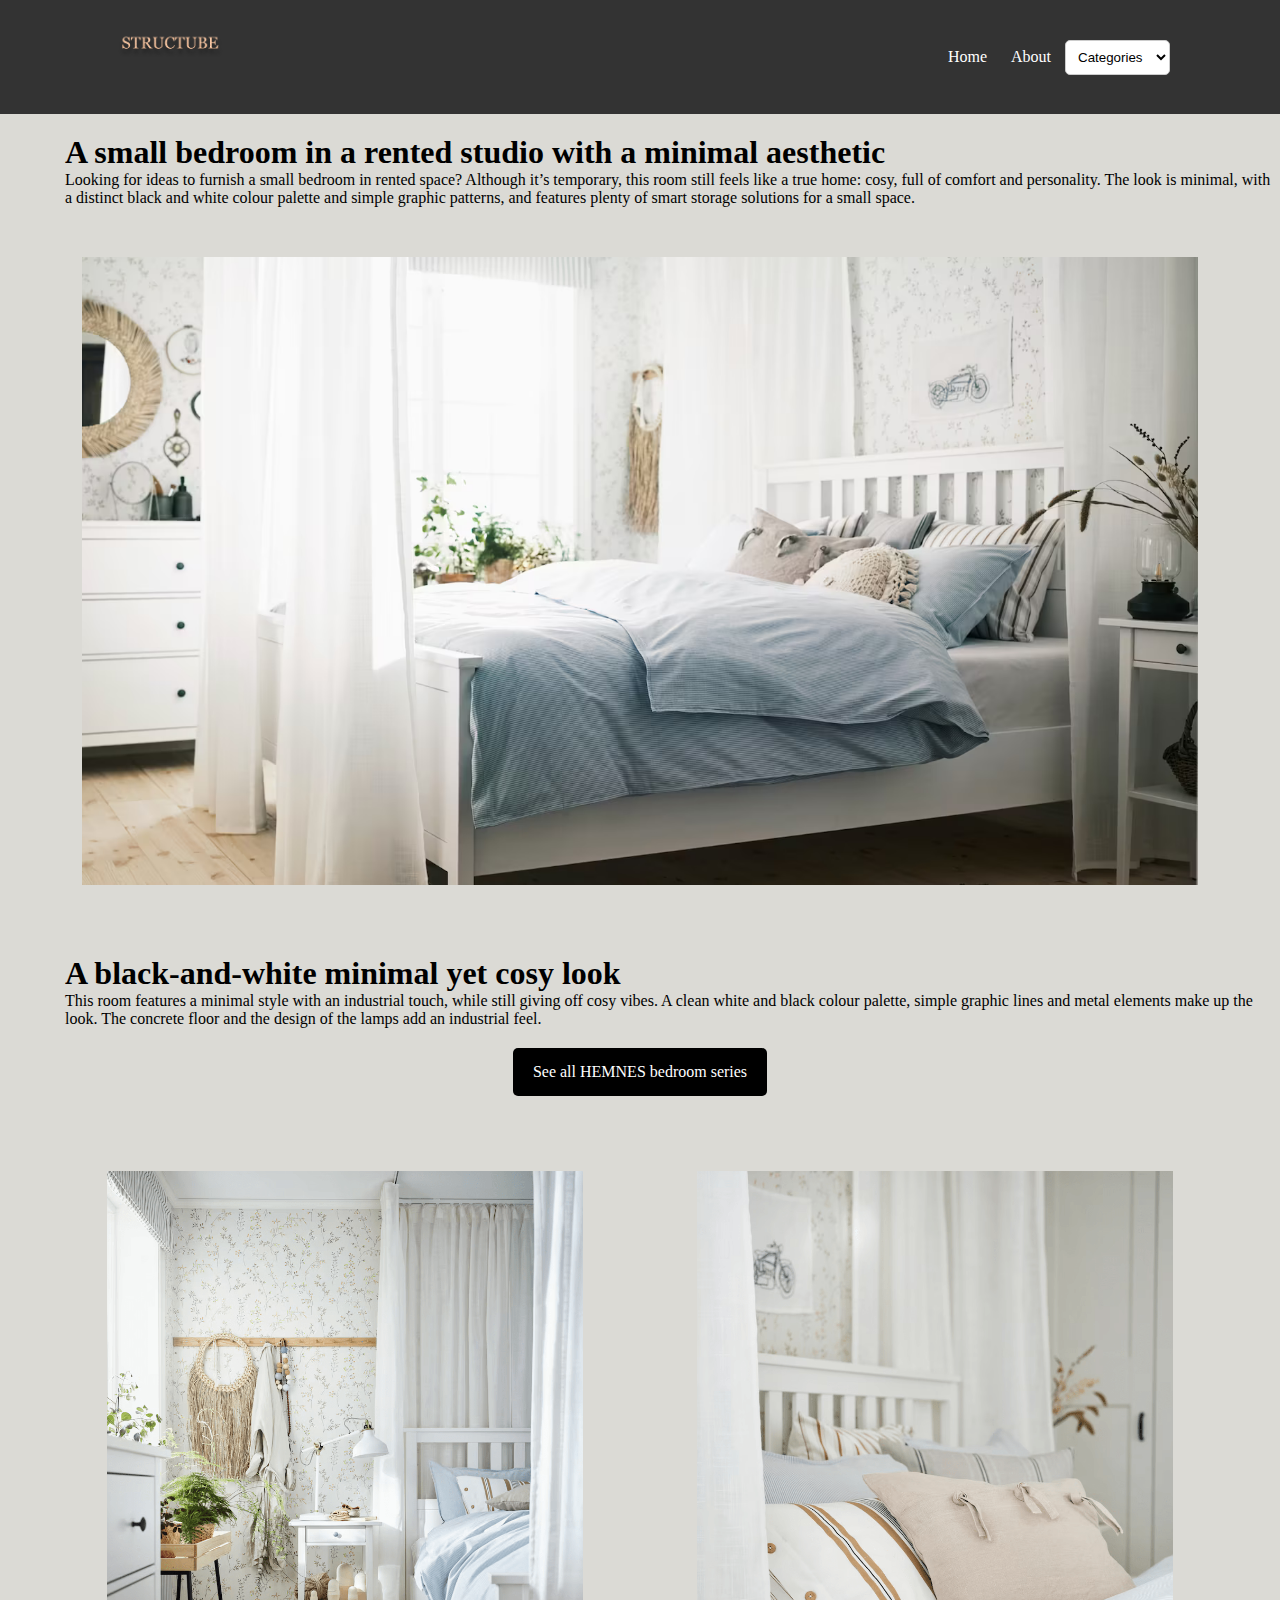
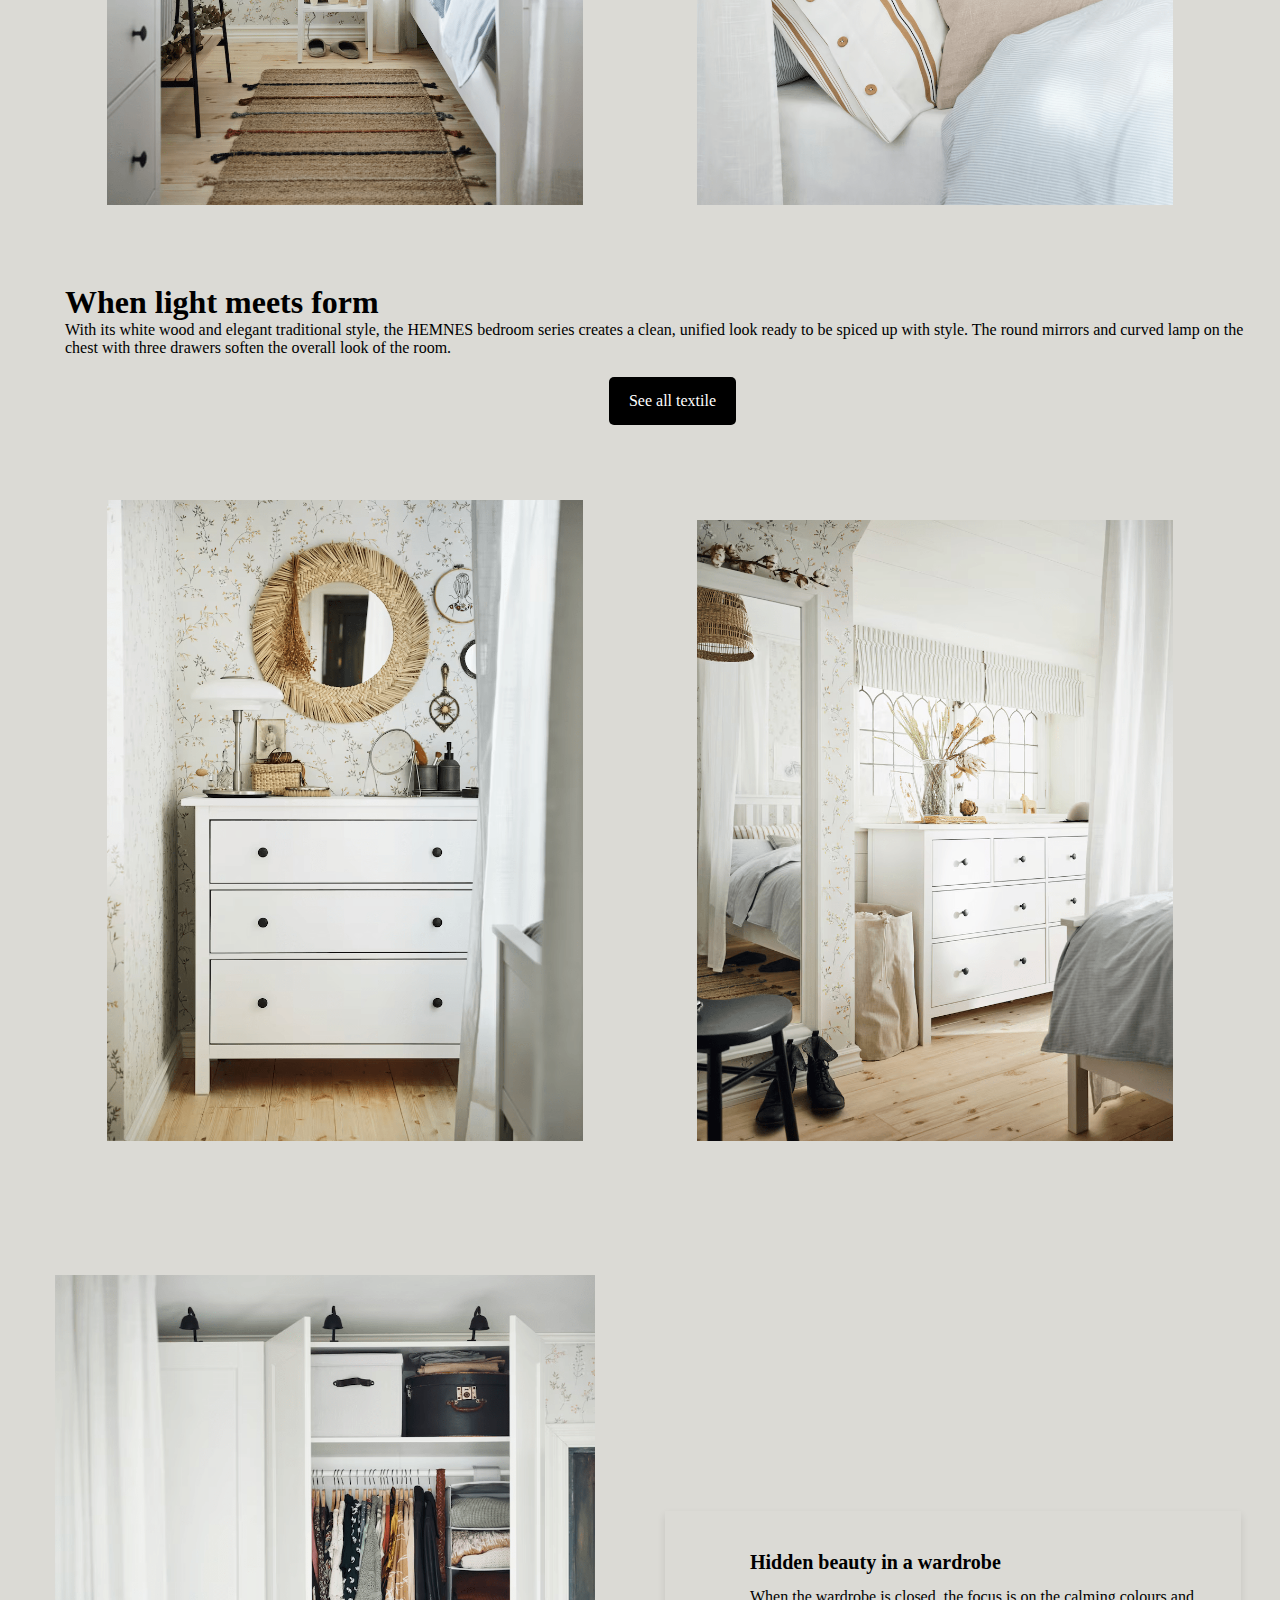
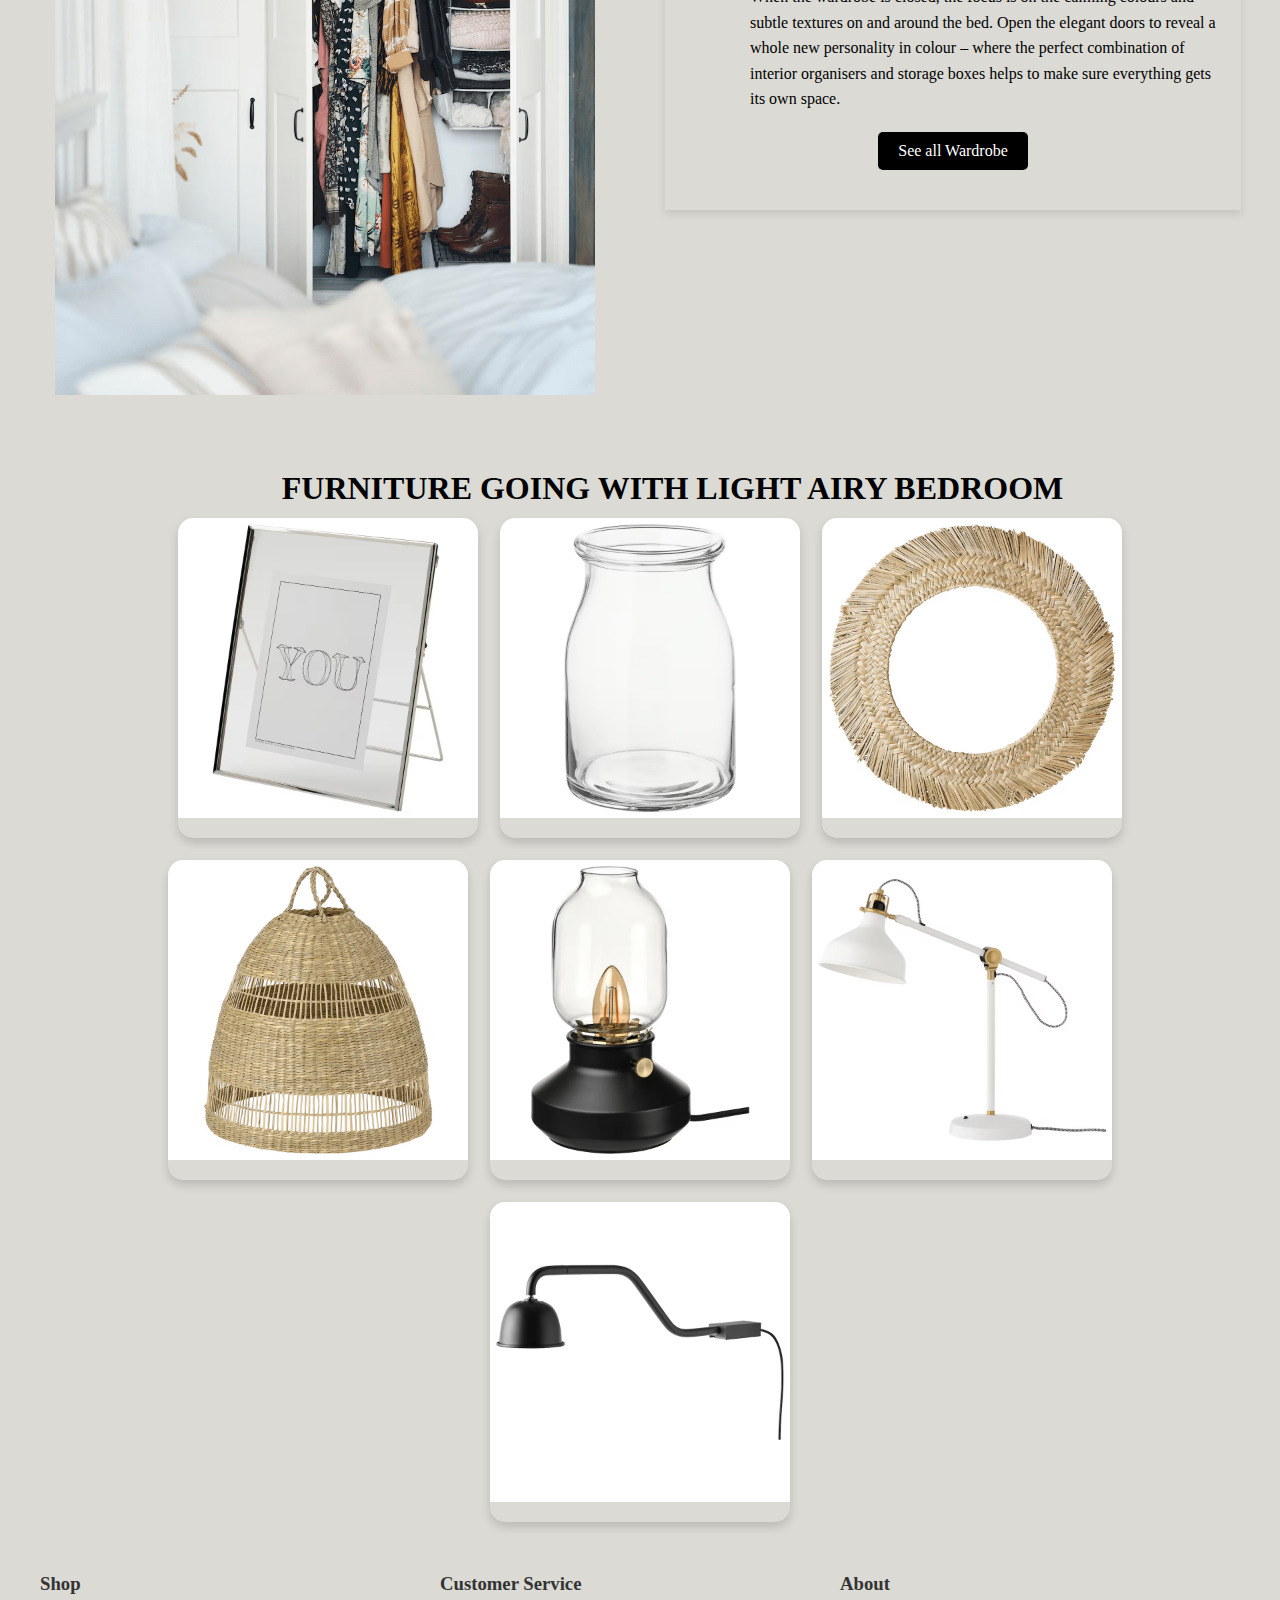
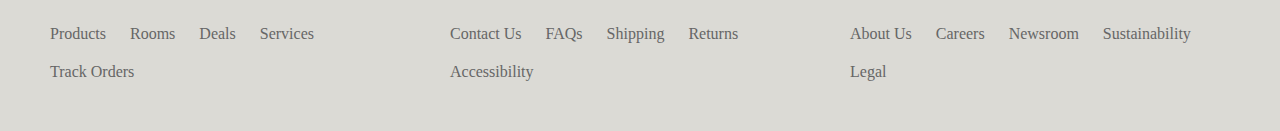
<file: bedroom3.html>
<!DOCTYPE html>
<html>
<head>
    <link rel="icon" href="logo.png">
    <title>Bedroom1</title>
    <link rel="stylesheet" href="bedroom3.css">
</head>
<body>
    <nav>
        <div class="navbar-container">
            <div class="logo">
                <img src="NAME%20WEB.png" alt="Logo" width="120" class="logo-image">
            </div>
            <ul>
                <li><a href="index.html">Home</a></li>
                <li><a href="about.html">About</a></li>
                <li>
                   <select id="categorySelector">
                            <option value="all">Categories</option>
                            <option value="livingarea.html">Living Area</option>
                            <option value="kitchen.html">Kitchen</option>
                            <option value="bedroom.html">Bedroom</option>
                            
                        </select>
                </li>
            </ul>
        </div>
    </nav>
    <h1>A small bedroom in a rented studio with a minimal aesthetic</h1>
    <p>
        <span>Looking for ideas to furnish a small bedroom in rented space? </span>
        <span>Although it’s temporary, this room still feels like a true home: cosy, full of comfort and personality.</span>
        <span>The look is minimal, with a distinct black and white colour palette and simple graphic patterns, and features plenty of smart storage solutions for a small space.</span>
        </p>
    <img src="bedroom3.png" alt="Bedroom Image" class="bedroom-image">
    
    <h1>A black-and-white minimal yet cosy look</h1>
    <p>
        <span>This room features a minimal style with an industrial touch, while still giving off cosy vibes.</span>
        <span> A clean white and black colour palette, simple graphic lines and metal elements make up the look. </span>
        <span>The concrete floor and the design of the lamps add an industrial feel.</span>
    </p>
    <div class="image-container">
        <a href="https://www.ikea.com/nl/en/cat/hemnes-bedroom-series-58619/">See all HEMNES bedroom series</a>
        <img src="bedroom3.1.png" alt="Image 1" class="split-image"  usemap="#image-map">

        
     
        <img src="bedroom3.2.png" alt="Image 2" class="split-image">
        
        <h1>When light meets form</h1>
        <p>
            With its white wood and elegant traditional style, the HEMNES bedroom series creates a clean, unified look ready to be spiced up with style. The round mirrors and curved lamp on the chest with three drawers soften the overall look of the room.
            <a href="https://www.ikea.com/nl/en/cat/textiles-tl001/">See all textile</a>
        </p>
        
        <img src="bedroom3.3.png" alt="Image 3" class="split-image">
        
        <img src="bedroom3.4.png" alt="Image 4" class="split-image">
    </div>

    
    <div class="image-container">
        <!-- Card for Additional Image -->
        <div class="card1">
            <img src="bedroom3.5.png" alt="Additional Image" class="additional-image">
            <div class="additional-text">
                <h1>Hidden beauty in a wardrobe</h1>
                <p>
                    When the wardrobe is closed, the focus is on the calming colours and subtle textures on and around the bed. Open the elegant doors to reveal a whole new personality in colour – where the perfect combination of interior organisers and storage boxes helps to make sure everything gets its own space.
                </p>
                <a href="https://www.ikea.com/nl/en/cat/hinged-wardrobes-48005/">See all Wardrobe</a>
            </div>
        </div>
    </div>
    <h1><center>FURNITURE GOING WITH LIGHT AIRY BEDROOM</center></h1>
    <section class="container">
        
        <a href="https://www.ikea.com/nl/en/p/toftbyn-mirror-white-50459147/">
            <div class="card-image card-imagebedroom-1"></div>
            
            
        </div>
            </a>
        <a href="https://www.ikea.com/nl/en/p/lerboda-frame-silver-colour-00516310/">
        <div class="card">
            <div class="card-image card-imagebedroom-2"></div>
           
            

        </div>
            </a>
        <a href="https://www.ikea.com/nl/en/p/begaerlig-vase-clear-glass-30309781/">
        <div class="card">
            <div class="card-image card-imagebedroom-3"></div>
            
            
        </div>
            </a>
    <a href="https://www.ikea.com/nl/en/p/vrigstad-mirror-sedge-80518466/">
        <div class="card">
            <div class="card-image card-imagebedroom-4"></div>
            
            

        </div>
        </a>
    </section>

    <!-- Second Row of Cards -->
    <section class="container">
         <a href="https://www.ikea.com/nl/en/p/torared-pendant-lamp-shade-sedge-handmade-20430382/">
        <div class="card">
            <div class="card-image card-imagebedroom-5"></div>
            
           

        </div>
             </a>
        <a href="https://www.ikea.com/nl/en/p/taernaby-table-lamp-dimmable-anthracite-60323894/">
        <div class="card">
            <div class="card-image card-imagebedroom-6"></div>
            
            

        </div>
            </a>
        <a href="https://www.ikea.com/nl/en/p/ranarp-work-lamp-off-white-30231315/">
        <div class="card">
            <div class="card-image card-imagebedroom-7"></div>
            
            

        </div>
            </a>
        <a href="https://www.ikea.com/nl/en/p/tvaerdrag-cabinet-lighting-black-dimmable-60516821/">
        <div class="card">
            <div class="card-image card-imagebedroom-8"></div>
            
            

        </div>
        </a>
     <footer>
        
        <div class="footer-container">
            <div class="footer-column">
                <h3>Shop</h3>
                <ul>
                    <li><a href="#">Products</a></li>
                    <li><a href="#">Rooms</a></li>
                    <li><a href="#">Deals</a></li>
                    <li><a href="#">Services</a></li>
                    <li><a href="#">Track Orders</a></li>
                </ul>
            </div>
            <div class="footer-column">
                <h3>Customer Service</h3>
                <ul>
                    <li><a href="#">Contact Us</a></li>
                    <li><a href="#">FAQs</a></li>
                    <li><a href="#">Shipping</a></li>
                    <li><a href="#">Returns</a></li>
                    <li><a href="#">Accessibility</a></li>
                </ul>
            </div>
            <div class="footer-column">
                <h3>About</h3>
                <ul>
                    <li><a href="#">About Us</a></li>
                    <li><a href="#">Careers</a></li>
                    <li><a href="#">Newsroom</a></li>
                    <li><a href="#">Sustainability</a></li>
                    <li><a href="#">Legal</a></li>
                </ul>
            </div>
        </div>
    </footer>
         <script src="single.js"></script>
</body>
</html>
</file>
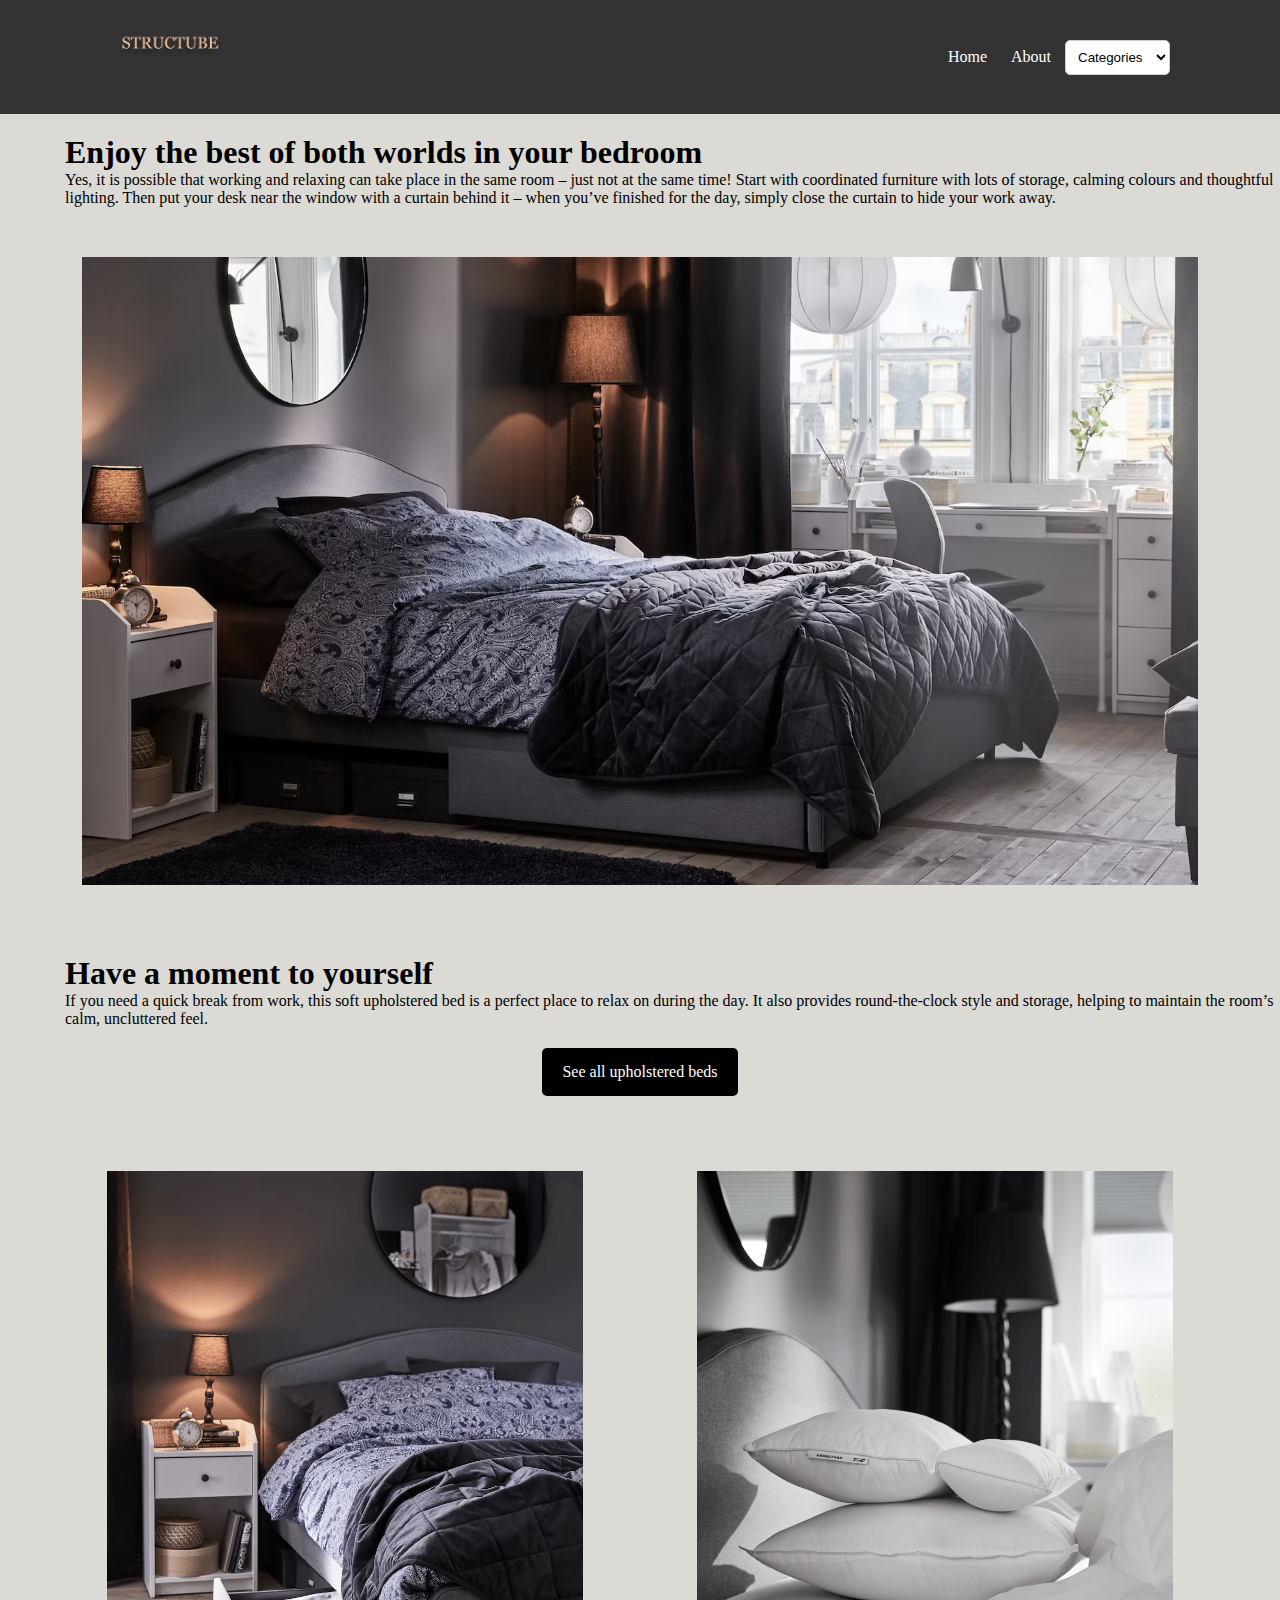
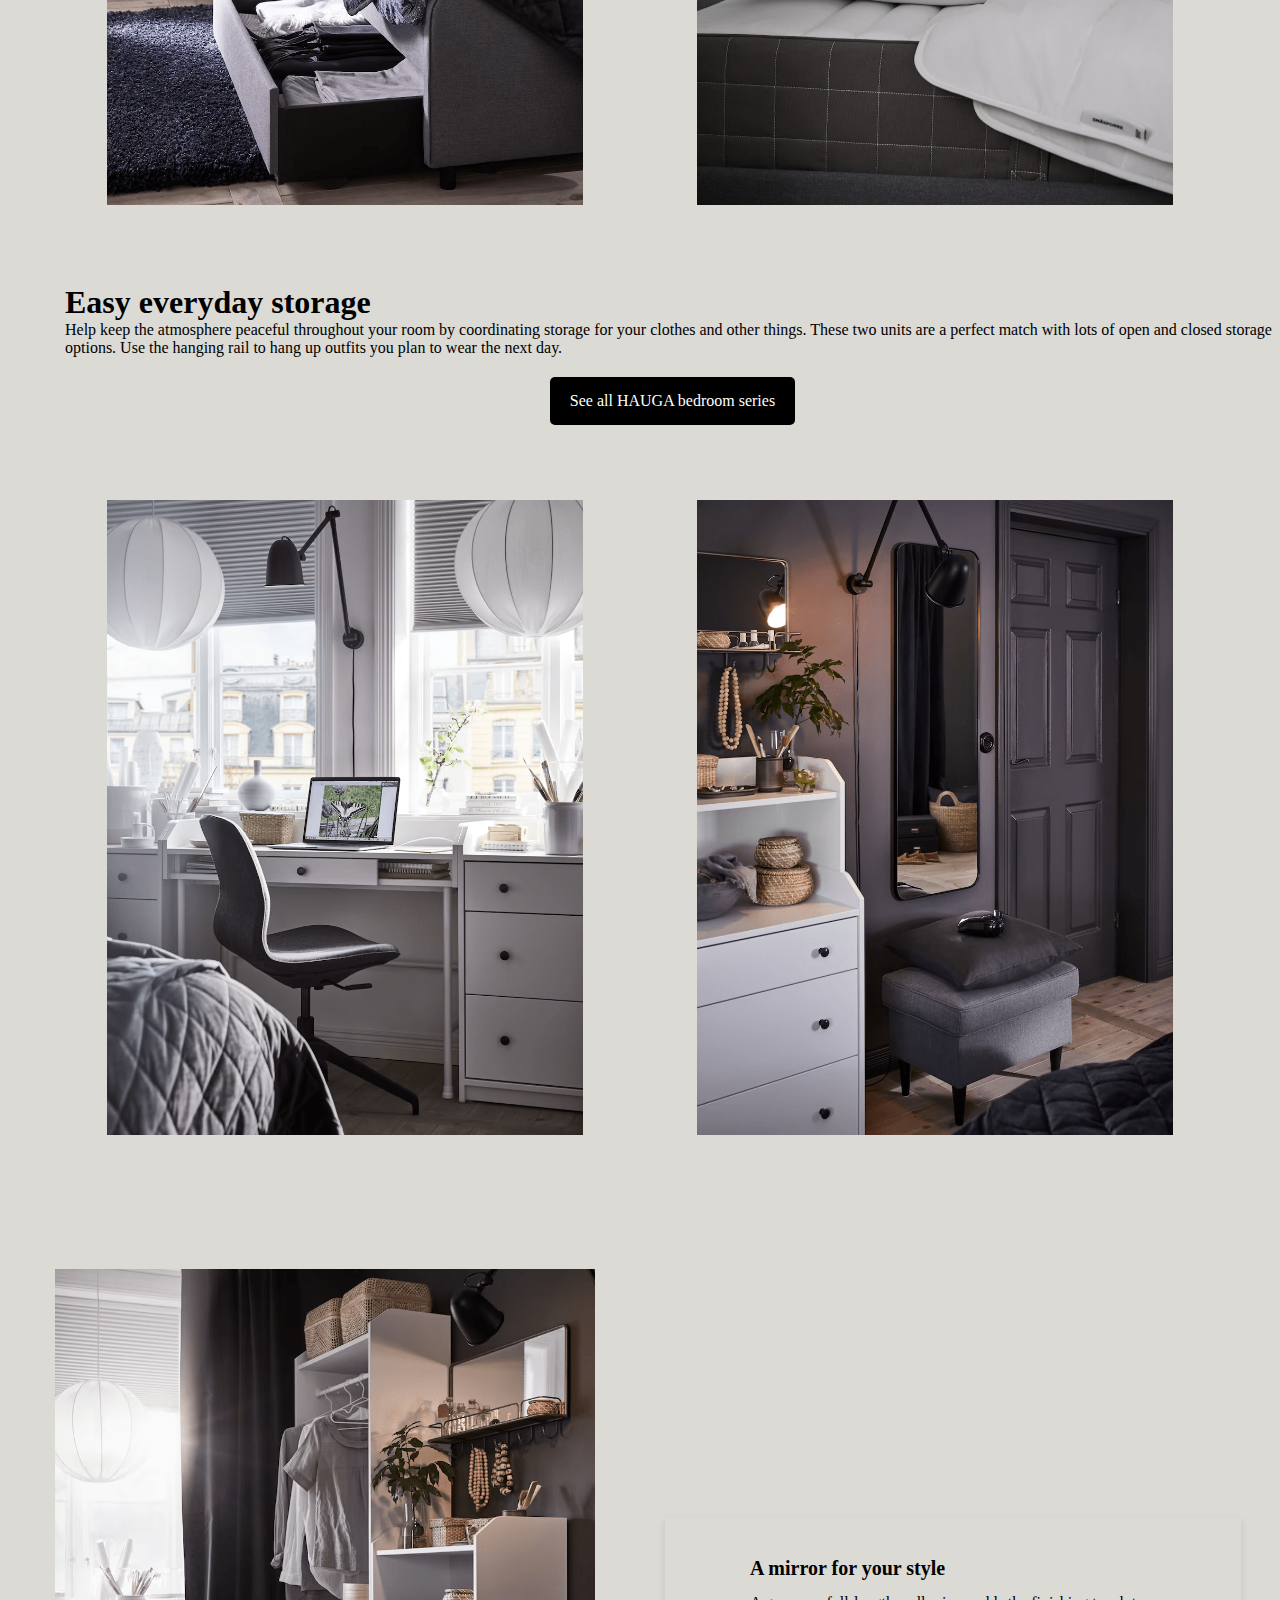
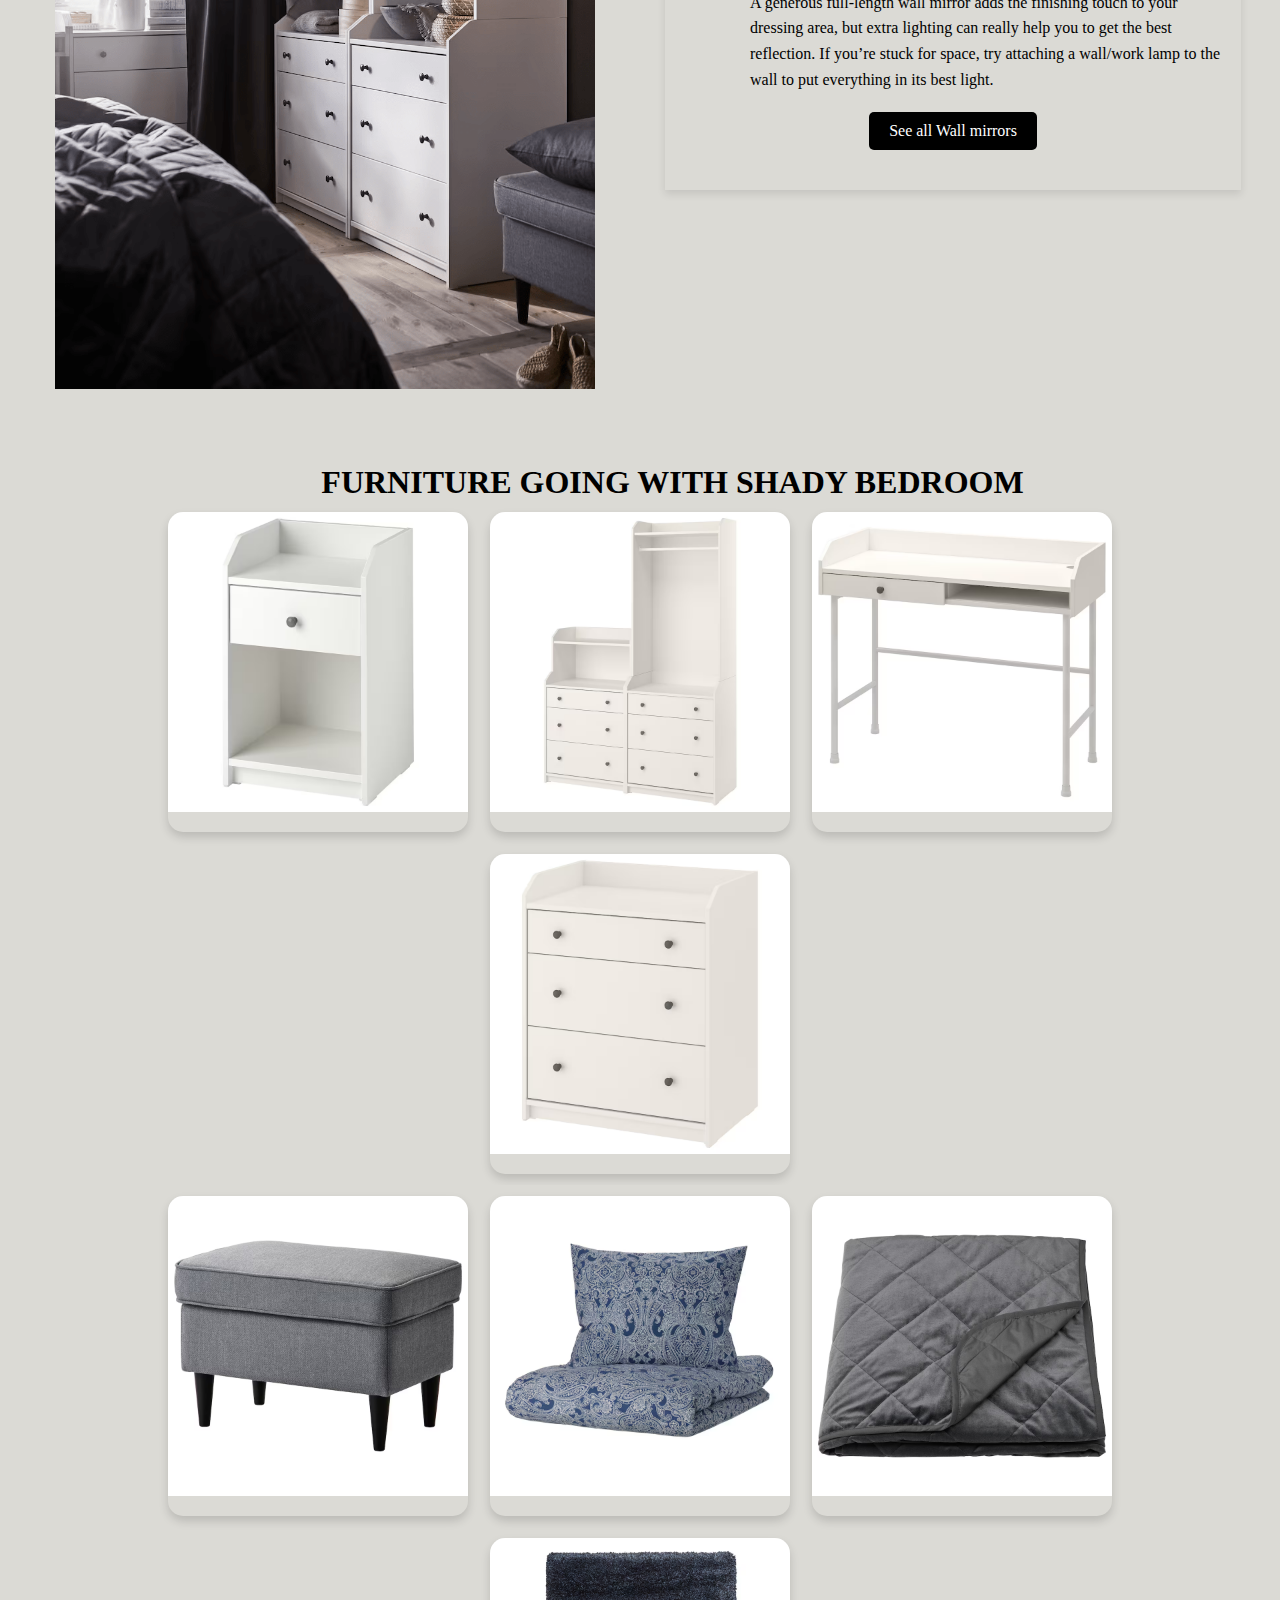
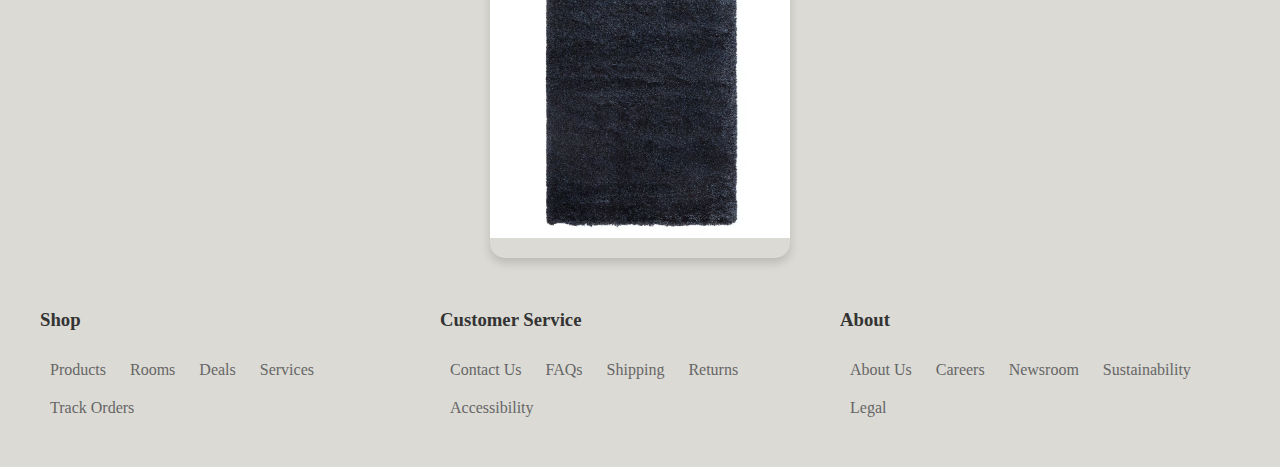
<file: bedroom4.html>
<!DOCTYPE html>
<html>
<head>
    <link rel="icon" href="logo.png">
    <title>Bedroom1</title>
    <link rel="stylesheet" href="bedroom4.css">
</head>
<body>
    <nav>
        <div class="navbar-container">
            <div class="logo">
                <img src="NAME%20WEB.png" alt="Logo" width="120" class="logo-image">
            </div>
            <ul>
                <li><a href="index.html">Home</a></li>
                <li><a href="about.html">About</a></li>
                <li>
                   <select id="categorySelector">
                            <option value="all">Categories</option>
                            <option value="livingarea.html">Living Area</option>
                            <option value="kitchen.html">Kitchen</option>
                            <option value="bedroom.html">Bedroom</option>
                           
                        </select>
                </li>
            </ul>
        </div>
    </nav>
    <h1>Enjoy the best of both worlds in your bedroom</h1>
    <p>
        Yes, it is possible that working and relaxing can take place in the same room – just not at the same time! Start with coordinated furniture with lots of storage, calming colours and thoughtful lighting. Then put your desk near the window with a curtain behind it – when you’ve finished for the day, simply close the curtain to hide your work away.
    </p>
    <img src="bedroom4.png" alt="Bedroom Image" class="bedroom-image">
    
    <h1>Have a moment to yourself</h1>
    <p>
       If you need a quick break from work, this soft upholstered bed is a perfect place to relax on during the day. It also provides round-the-clock style and storage, helping to maintain the room’s calm, uncluttered feel.
    </p>
    <div class="image-container">
        <a href="https://www.ikea.com/nl/en/cat/upholstered-beds-49096/">See all upholstered beds</a>
        <img src="bedroom4.1.png" alt="Image 1" class="split-image"  usemap="#image-map">

       
     
        <img src="bedroom4.2.png" alt="Image 2" class="split-image">
        
        <h1>Easy everyday storage</h1>
        <p>
            Help keep the atmosphere peaceful throughout your room by coordinating storage for your clothes and other things. These two units are a perfect match with lots of open and closed storage options. Use the hanging rail to hang up outfits you plan to wear the next day.
            <a href="https://www.ikea.com/nl/en/cat/hauga-bedroom-series-48958/">See all HAUGA bedroom series</a>
        </p>
        
        <img src="bedroom4.3.png" alt="Image 3" class="split-image">
        
        <img src="bedroom4.4.png" alt="Image 4" class="split-image">
    </div>

    
    <div class="image-container">
        <!-- Card for Additional Image -->
        <div class="card1">
            <img src="bedroom4.5.png" alt="Additional Image" class="additional-image">
            <div class="additional-text">
                <h1>A mirror for your style</h1>
                <p>
                    A generous full-length wall mirror adds the finishing touch to your dressing area, but extra lighting can really help you to get the best reflection. If you’re stuck for space, try attaching a wall/work lamp to the wall to put everything in its best light.
                </p>
                <a href="https://www.ikea.com/nl/en/cat/wall-mirrors-24858/">See all Wall mirrors</a>
            </div>
        </div>
    </div>
    <h1><center>FURNITURE GOING WITH SHADY BEDROOM</center></h1>
    <section class="container">
        
        <a href="https://www.ikea.com/nl/en/p/hauga-bedside-table-white-00488963/">
        <div class="card">
            <div class="card-image card-imagebedroom-1"></div>
            
            
        </div>
            </a>
        <a href="https://www.ikea.com/nl/en/p/hauga-storage-combination-white-s99388144/">
        <div class="card">
            <div class="card-image card-imagebedroom-2"></div>
           
            

        </div>
            </a>
        <a href="https://www.ikea.com/nl/en/p/hauga-desk-white-90477677/">
        <div class="card">
            <div class="card-image card-imagebedroom-3"></div>
            
            
        </div>
            </a>
    <a href="https://www.ikea.com/nl/en/p/hauga-chest-of-3-drawers-white-00407274/">
        <div class="card">
            <div class="card-image card-imagebedroom-4"></div>
            
            

        </div>
        </a>
    </section>

    <!-- Second Row of Cards -->
    <section class="container">
         <a href="https://www.ikea.com/nl/en/p/strandmon-footstool-nordvalla-dark-grey-50300416/">
        <div class="card">
            <div class="card-image card-imagebedroom-5"></div>
            
           

        </div>
             </a>
        <a href="https://www.ikea.com/nl/en/p/jaettevallmo-duvet-cover-and-2-pillowcases-dark-blue-white-00500540/">
        <div class="card">
            <div class="card-image card-imagebedroom-6"></div>
            
            

        </div>
            </a>
        <a href="https://www.ikea.com/nl/en/p/mjukplister-bedspread-dark-grey-00495119/">
        <div class="card">
            <div class="card-image card-imagebedroom-7"></div>
            
            

        </div>
            </a>
        <a href="https://www.ikea.com/nl/en/p/vollerslev-rug-high-pile-dark-blue-90492574/">
        <div class="card">
            <div class="card-image card-imagebedroom-8"></div>
            
            

        </div>
        </a>
     <footer>
        
        <div class="footer-container">
            <div class="footer-column">
                <h3>Shop</h3>
                <ul>
                    <li><a href="#">Products</a></li>
                    <li><a href="#">Rooms</a></li>
                    <li><a href="#">Deals</a></li>
                    <li><a href="#">Services</a></li>
                    <li><a href="#">Track Orders</a></li>
                </ul>
            </div>
            <div class="footer-column">
                <h3>Customer Service</h3>
                <ul>
                    <li><a href="#">Contact Us</a></li>
                    <li><a href="#">FAQs</a></li>
                    <li><a href="#">Shipping</a></li>
                    <li><a href="#">Returns</a></li>
                    <li><a href="#">Accessibility</a></li>
                </ul>
            </div>
            <div class="footer-column">
                <h3>About</h3>
                <ul>
                    <li><a href="#">About Us</a></li>
                    <li><a href="#">Careers</a></li>
                    <li><a href="#">Newsroom</a></li>
                    <li><a href="#">Sustainability</a></li>
                    <li><a href="#">Legal</a></li>
                </ul>
            </div>
        </div>
    </footer>
         <script src="single.js"></script>
</body>
</html>
</file>
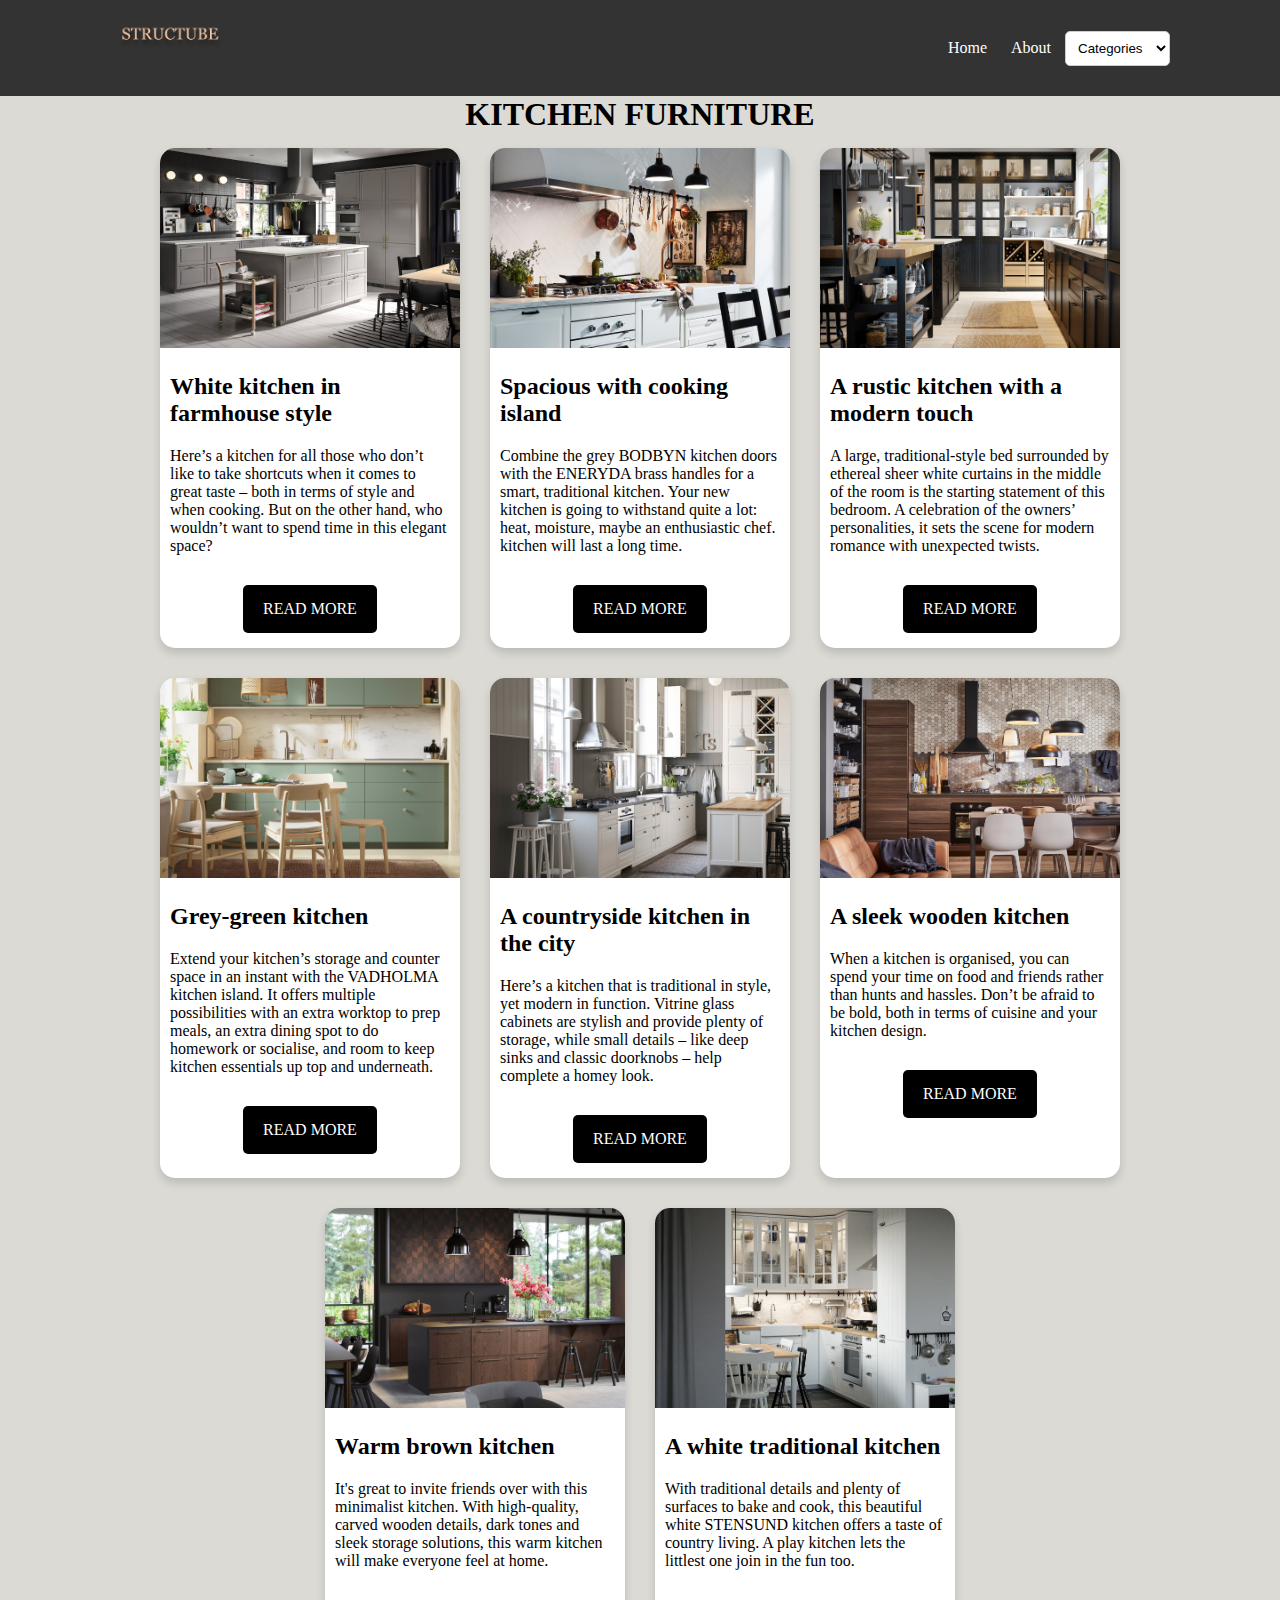
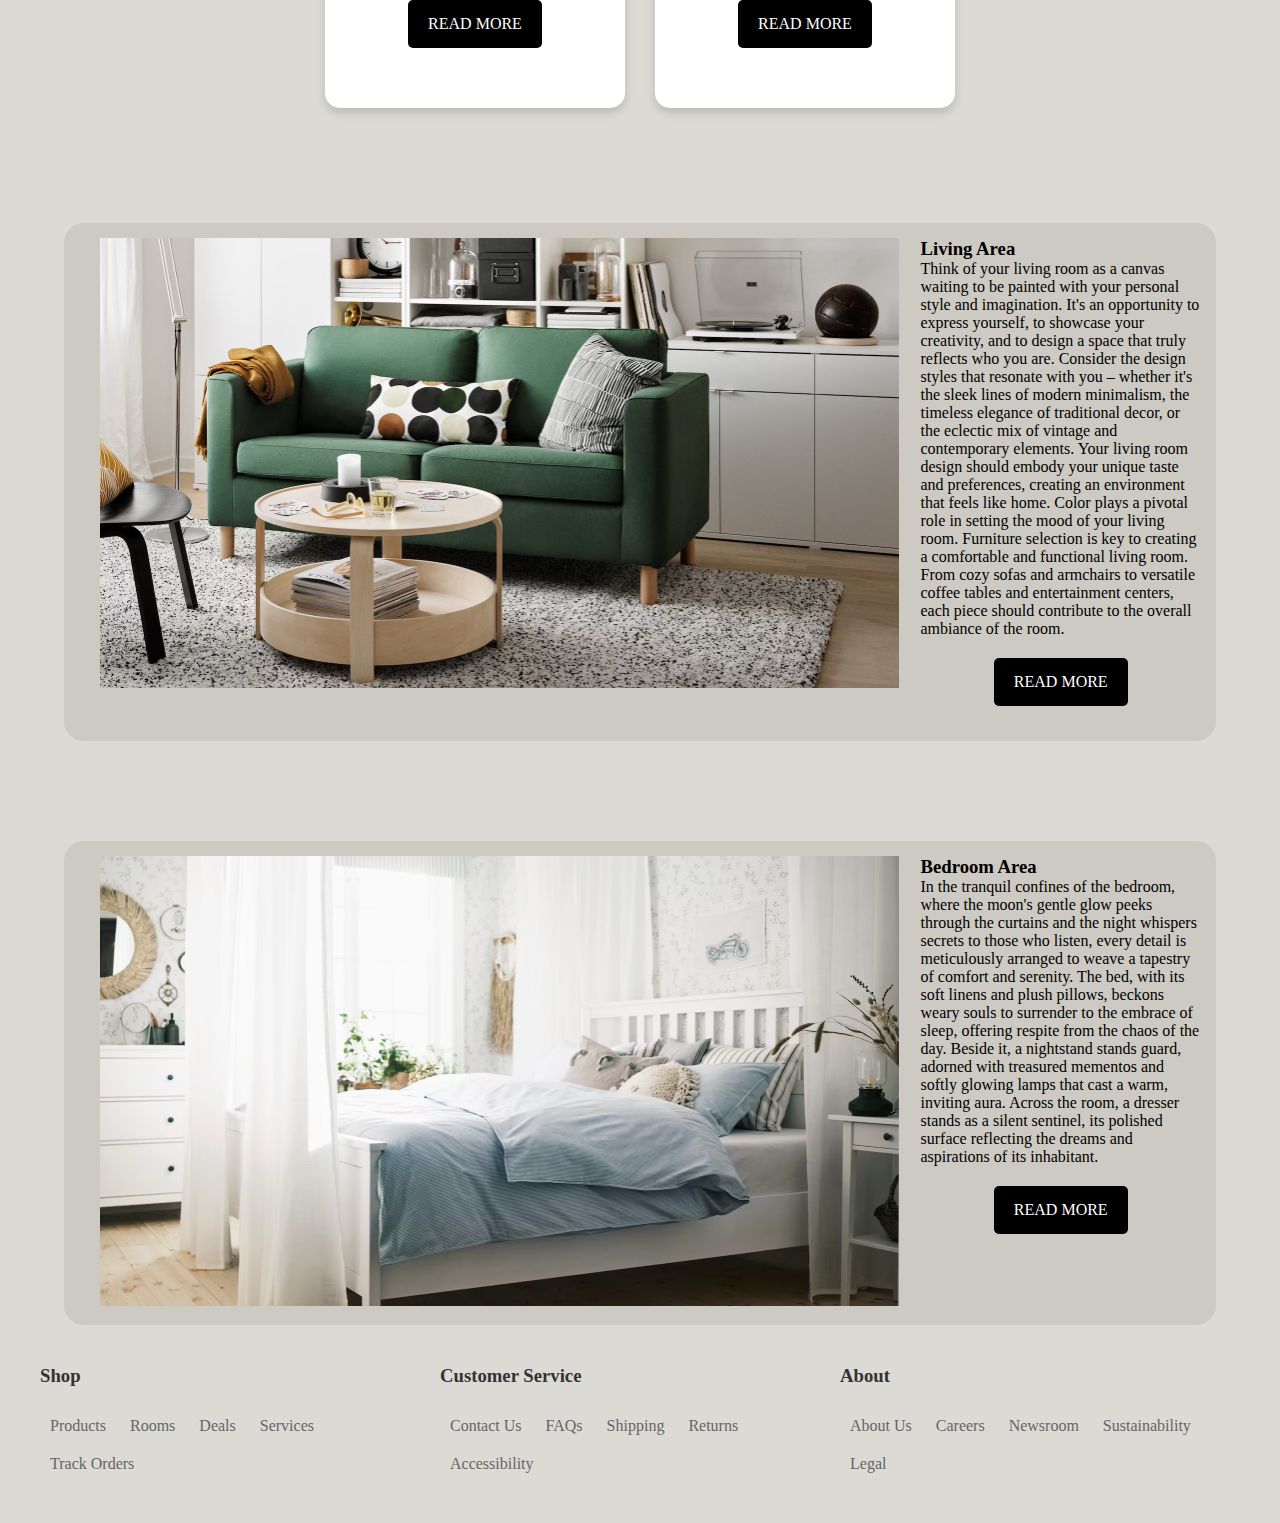
<file: kitchen.html>
<!DOCTYPE html>
<html>
<head>
    <title>Kitchen</title>
    <link rel="stylesheet" href="kitchenstyle.css">
</head>
<body>
    <nav>
        <div class="navbar-container">
            <div class="logo">
                <img src="NAME%20WEB.png" alt="Logo" width="120">
            </div>
            <ul>
                <li><a href="index.html">Home</a></li>
                <li><a href="about.html">About</a></li>
                <li>
                   <select id="categorySelector">
                            <option value="all">Categories</option>
                            <option value="livingarea.html">Living Area</option>
                            <option value="kitchen.html">Kitchen</option>
                            <option value="bedroom.html">Bedroom</option>
                            

                        </select>
                </li>
            </ul>
        </div>
    </nav>
    <h1><center>KITCHEN FURNITURE</center></h1>
    <section class="container">
        <div class="card">
            <div class="card-image card-imagekitchen-1"></div>
            <h2>White kitchen in farmhouse style</h2>
            <p>Here’s a kitchen for all those who don’t like to take shortcuts when it comes to great taste – both in terms of style and when cooking. But on the other hand, who wouldn’t want to spend time in this elegant space?</p>
            <a href="#">READ MORE</a>
        </div>
        <div class="card">
            <div class="card-image card-imagekitchen-2"></div>
            <h2>Spacious with cooking island</h2>
            <p>Combine the grey BODBYN kitchen doors with the ENERYDA brass handles for a smart, traditional kitchen. Your new kitchen is going to withstand quite a lot: heat, moisture, maybe an enthusiastic chef. kitchen will last a long time.</p>
            <a href="#">READ MORE</a>
        </div>
        <div class="card">
            <div class="card-image card-imagekitchen-3"></div>
            <h2>A rustic kitchen with a modern touch</h2>
            <p>A large, traditional-style bed surrounded by ethereal sheer white curtains in the middle of the room is the starting statement of this bedroom. A celebration of the owners’ personalities, it sets the scene for modern romance with unexpected twists.</p>
            <a href="#">READ MORE</a>
        </div>
        <div class="card">
            <div class="card-image card-imagekitchen-4"></div>
            <h2>Grey-green kitchen</h2>
            <p>Extend your kitchen’s storage and counter space in an instant with the VADHOLMA kitchen island. It offers multiple possibilities with an extra worktop to prep meals, an extra dining spot to do homework or socialise, and room to keep kitchen essentials up top and underneath.</p>
            <a href="#">READ MORE</a>
        </div>
         <div class="card">
            <div class="card-image card-imagekitchen-5"></div>
            <h2>A countryside kitchen in the city</h2>
            <p>Here’s a kitchen that is traditional in style, yet modern in function. Vitrine glass cabinets are stylish and provide plenty of storage, while small details – like deep sinks and classic doorknobs – help complete a homey look.</p>
            <a href="#">READ MORE</a>
        </div>
         <div class="card">
            <div class="card-image card-imagekitchen-6"></div>
            <h2>A sleek wooden kitchen</h2>
            <p>When a kitchen is organised, you can spend your time on food and friends rather than hunts and hassles. Don’t be afraid to be bold, both in terms of cuisine and your kitchen design.</p>
            <a href="#">READ MORE</a>
        </div>
         <div class="card">
            <div class="card-image card-imagekitchen-7"></div>
            <h2>Warm brown kitchen</h2>
            <p>It's great to invite friends over with this minimalist kitchen. With high-quality, carved wooden details, dark tones and sleek storage solutions, this warm kitchen will make everyone feel at home. </p>
            <a href="#">READ MORE</a>
        </div>
         <div class="card">
            <div class="card-image card-imagekitchen-8"></div>
            <h2>A white traditional kitchen</h2>
            <p>With traditional details and plenty of surfaces to bake and cook, this beautiful white STENSUND kitchen offers a taste of country living. A play kitchen lets the littlest one join in the fun too.</p>
            <a href="#">READ MORE</a>
        </div>
        <div class="card-container">
            <div class="info">
                <h3>Living Area</h3>
                <p>Think of your living room as a canvas waiting to be painted with your personal style and imagination. It's an opportunity to express yourself, to showcase your creativity, and to design a space that truly reflects who you are.

Consider the design styles that resonate with you – whether it's the sleek lines of modern minimalism, the timeless elegance of traditional decor, or the eclectic mix of vintage and contemporary elements. Your living room design should embody your unique taste and preferences, creating an environment that feels like home.

Color plays a pivotal role in setting the mood of your living room.

Furniture selection is key to creating a comfortable and functional living room. From cozy sofas and armchairs to versatile coffee tables and entertainment centers, each piece should contribute to the overall ambiance of the room.</p>
                <a href="livingarea.html">READ MORE</a>
            </div>
            <div class="image">
                <img src="livingarea1.png" alt="Image">
            </div>
        </div>
        <div class="card-container1">
            <div class="info">
                <h3>Bedroom Area</h3>
                <p>In the tranquil confines of the bedroom, where the moon's gentle glow peeks through the curtains and the night whispers secrets to those who listen, every detail is meticulously arranged to weave a tapestry of comfort and serenity. The bed, with its soft linens and plush pillows, beckons weary souls to surrender to the embrace of sleep, offering respite from the chaos of the day. Beside it, a nightstand stands guard, adorned with treasured mementos and softly glowing lamps that cast a warm, inviting aura. Across the room, a dresser stands as a silent sentinel, its polished surface reflecting the dreams and aspirations of its inhabitant.</p>
                <a href="bedroom.html">READ MORE</a>
            </div>
            <div class="image">
                <img src="bedroom3.png" alt="Image">
            </div>
        </div>
    </section>
    <footer>
        <div class="footer-container">
            <div class="footer-column">
                <h3>Shop</h3>
                <ul>
                    <li><a href="#">Products</a></li>
                    <li><a href="#">Rooms</a></li>
                    <li><a href="#">Deals</a></li>
                    <li><a href="#">Services</a></li>
                    <li><a href="#">Track Orders</a></li>
                </ul>
            </div>
            <div class="footer-column">
                <h3>Customer Service</h3>
                <ul>
                    <li><a href="#">Contact Us</a></li>
                    <li><a href="#">FAQs</a></li>
                    <li><a href="#">Shipping</a></li>
                    <li><a href="#">Returns</a></li>
                    <li><a href="#">Accessibility</a></li>
                </ul>
            </div>
            <div class="footer-column">
                <h3>About</h3>
                <ul>
                    <li><a href="#">About Us</a></li>
                    <li><a href="#">Careers</a></li>
                    <li><a href="#">Newsroom</a></li>
                    <li><a href="#">Sustainability</a></li>
                    <li><a href="#">Legal</a></li>
                </ul>
            </div>
        </div>
    </footer>
    <script src="single.js"></script>
</body>
</html>
</file>
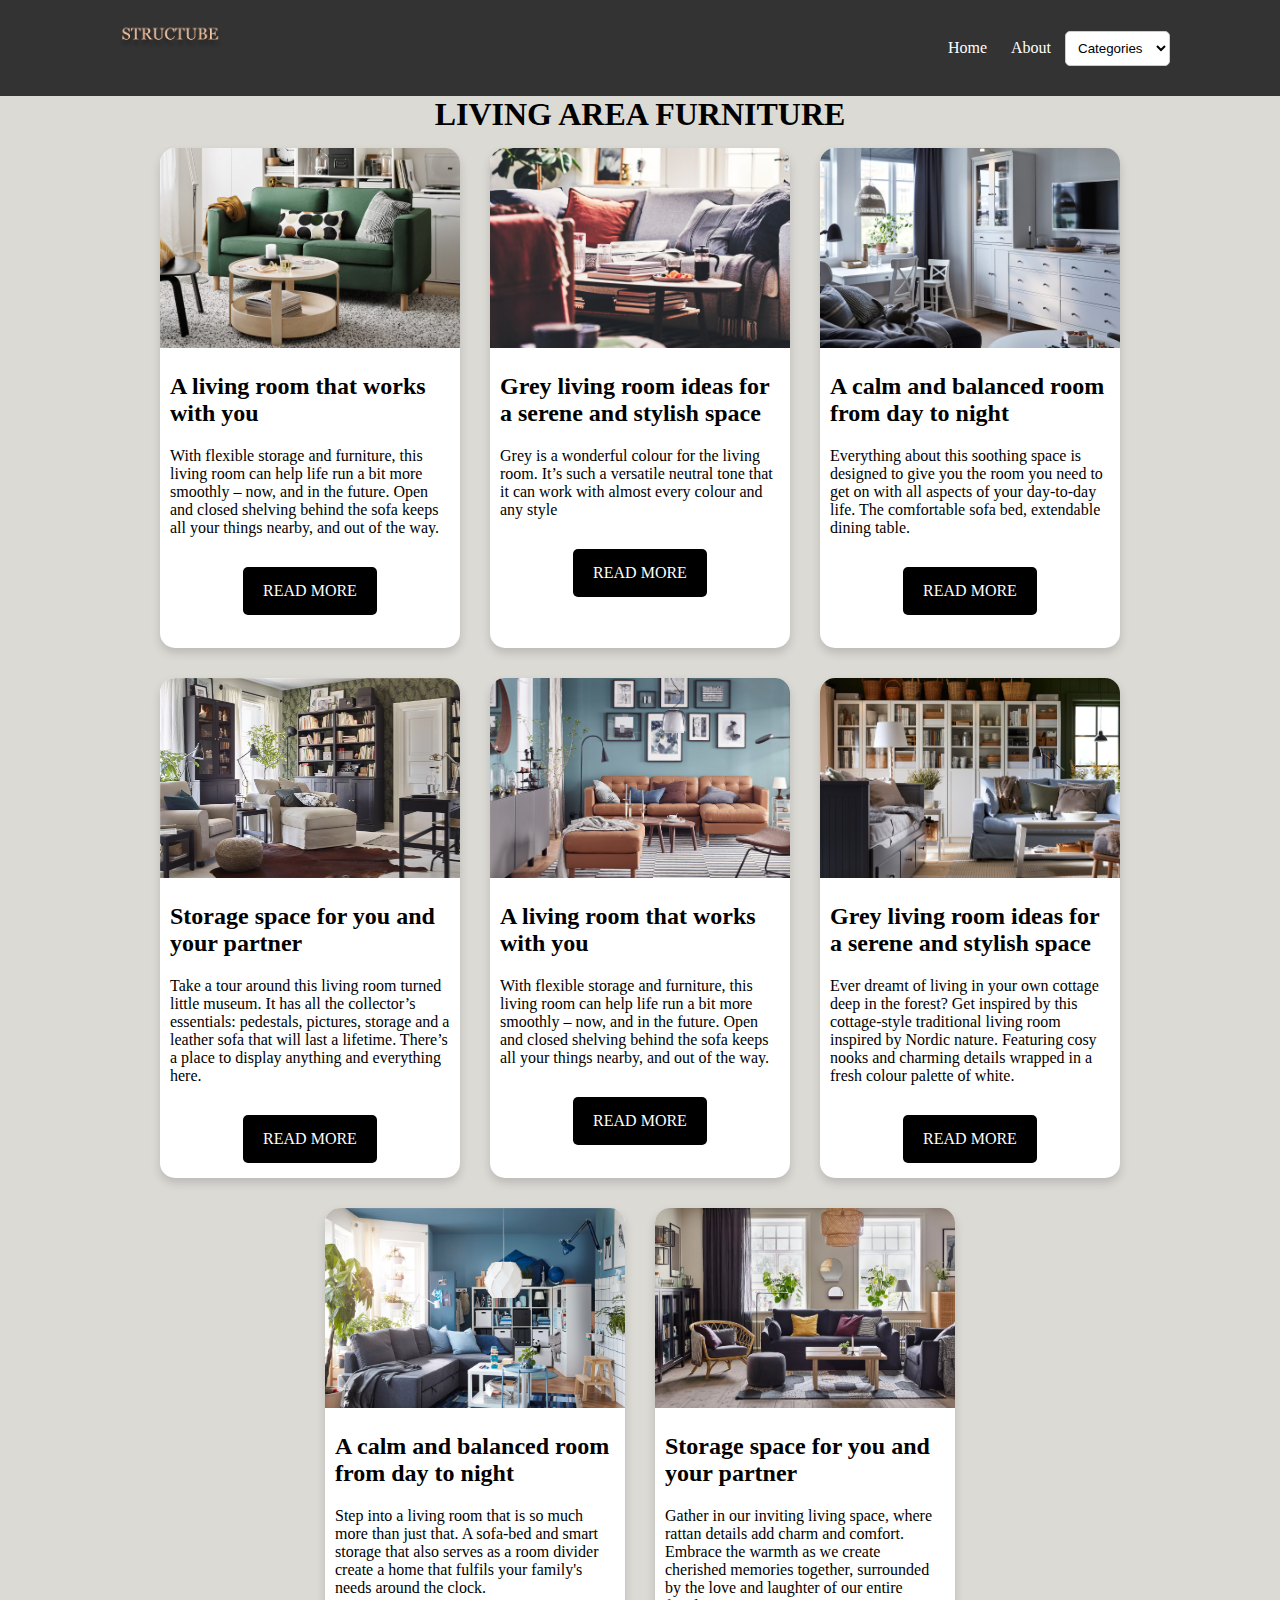
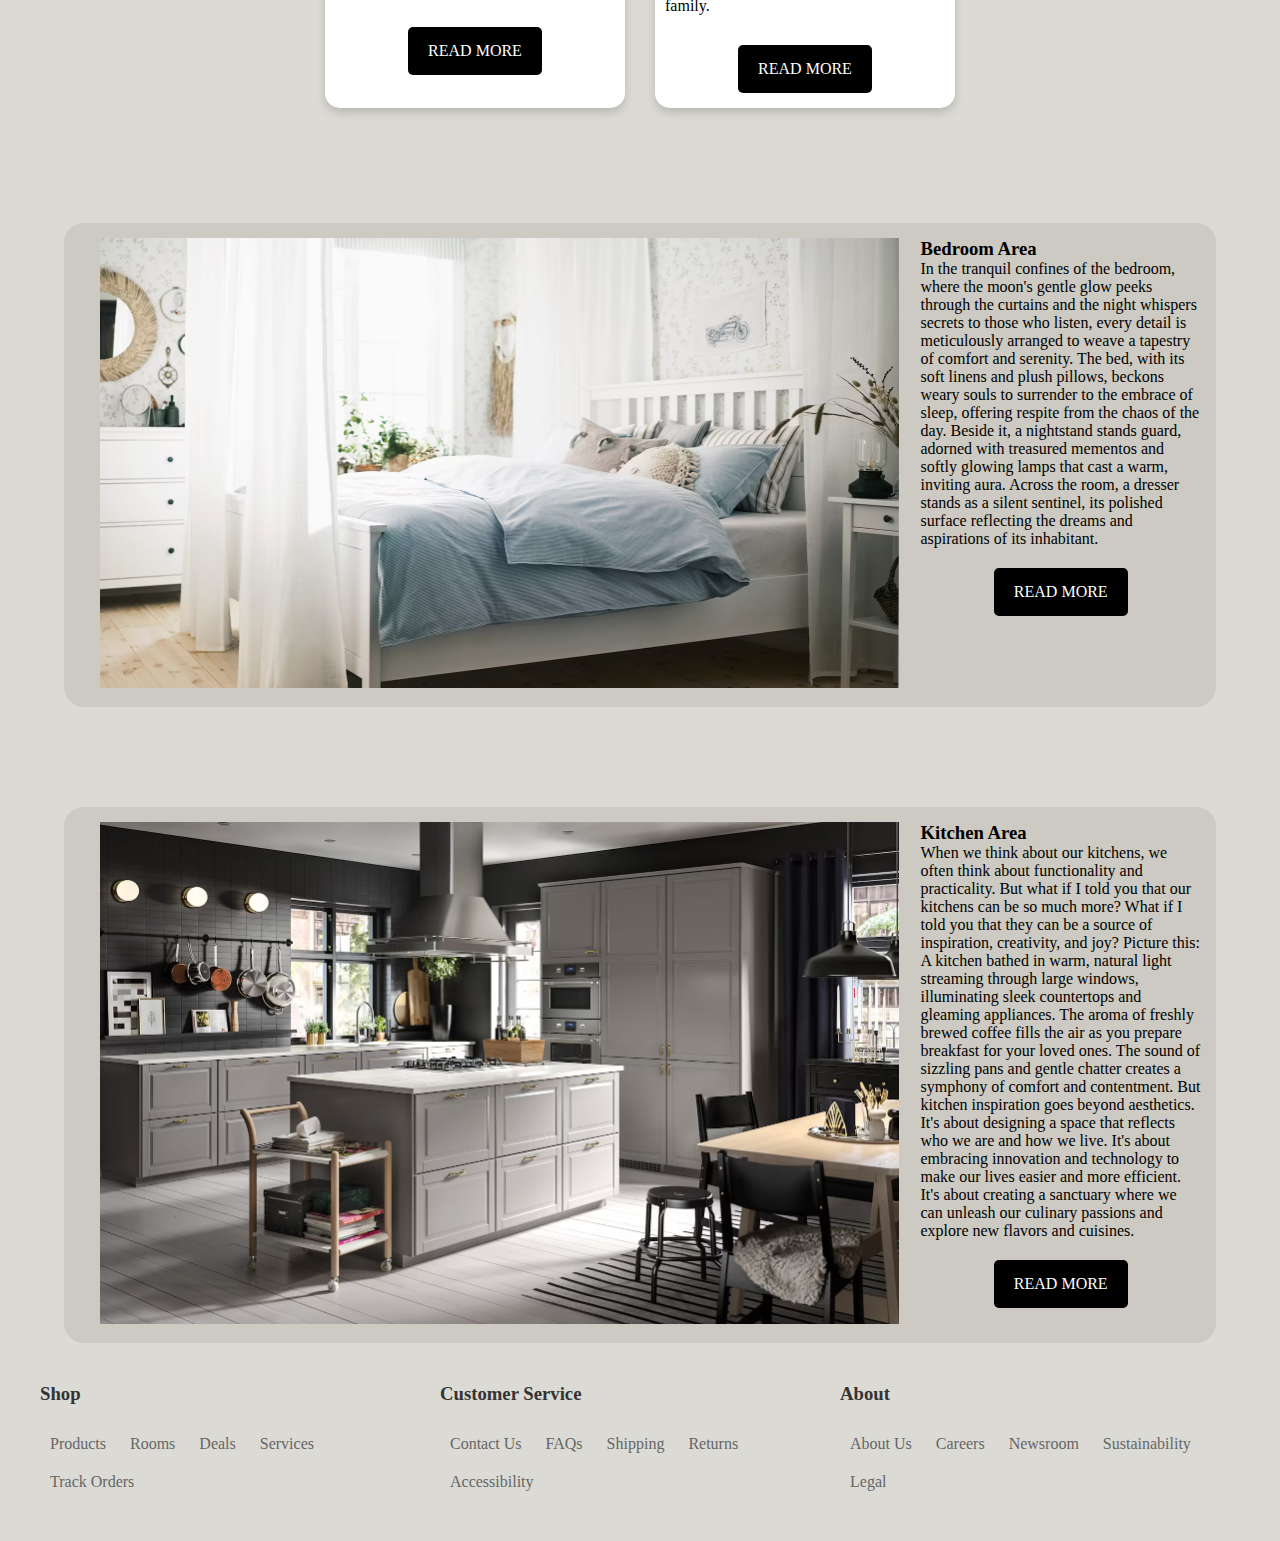
<file: livingarea.html>
<!DOCTYPE html>
<html>
<head>
    <title>Living area</title>
    <link rel="stylesheet" href="livingareastyles.css">
</head>
<body>
     <nav>
        <div class="navbar-container">
            <div class="logo">
                <img src="NAME%20WEB.png" alt="Logo" width="120">
            </div>
            <ul>
                <li><a href="index.html">Home</a></li>
                <li><a href="about.html">About</a></li>
                <li>
                   <select id="categorySelector">
                            <option value="all">Categories</option>
                            <option value="livingarea.html">Living Area</option>
                            <option value="kitchen.html">Kitchen</option>
                            <option value="bedroom.html">Bedroom</option>
                           
  
                        </select>
                </li>
            </ul>
        </div>
    </nav>
    <h1><center>LIVING AREA FURNITURE</center></h1>
    <section class="container">
        <div class="card">
            <div class="card-image card-imagelivingarea-1"></div>
            <h2>A living room that works with you</h2>
            <p>With flexible storage and furniture, this living room can help life run a bit more smoothly – now, and in the future. Open and closed shelving behind the sofa keeps all your things nearby, and out of the way.</p>
            <a href="#">READ MORE</a>
        </div>
        <div class="card">
            <div class="card-image card-imagelivingarea-2"></div>
            <h2>Grey living room ideas for a serene and stylish space</h2>
            <p>Grey is a wonderful colour for the living room. It’s such a versatile neutral tone that it can work with almost every colour and any style</p>
            <a href="#">READ MORE</a>
        </div>
        <div class="card">
            <div class="card-image card-imagelivingarea-3"></div>
            <h2>A calm and balanced room from day to night</h2>
            <p>Everything about this soothing space is designed to give you the room you need to get on with all aspects of your day-to-day life. The comfortable sofa bed, extendable dining table.</p>
            <a href="#">READ MORE</a>
        </div>
        <div class="card">
            <div class="card-image card-imagelivingarea-4"></div>
            <h2>Storage space for you and your partner</h2>
            <p>Take a tour around this living room turned little museum. It has all the collector’s essentials: pedestals, pictures, storage and a leather sofa that will last a lifetime. There’s a place to display anything and everything here.</p>
            <a href="#">READ MORE</a>
        </div>
        <div class="card">
            <div class="card-image card-imagelivingarea-5"></div>
            <h2>A living room that works with you</h2>
            <p>With flexible storage and furniture, this living room can help life run a bit more smoothly – now, and in the future. Open and closed shelving behind the sofa keeps all your things nearby, and out of the way.</p>
            <a href="#">READ MORE</a>
        </div>
        <div class="card">
            <div class="card-image card-imagelivingarea-6"></div>
            <h2>Grey living room ideas for a serene and stylish space</h2>
            <p>Ever dreamt of living in your own cottage deep in the forest? Get inspired by this cottage-style traditional living room inspired by Nordic nature. Featuring cosy nooks and charming details wrapped in a fresh colour palette of white.</p>
            <a href="#">READ MORE</a>
        </div>
        <div class="card">
            <div class="card-image card-imagelivingarea-7"></div>
            <h2>A calm and balanced room from day to night</h2>
            <p>Step into a living room that is so much more than just that. A sofa-bed and smart storage that also serves as a room divider create a home that fulfils your family's needs around the clock.</p>
            <a href="#">READ MORE</a>
        </div>
        <div class="card">
            <div class="card-image card-imagelivingarea-8"></div>
            <h2>Storage space for you and your partner</h2>
            <p>Gather in our inviting living space, where rattan details add charm and comfort. Embrace the warmth as we create cherished memories together, surrounded by the love and laughter of our entire family.</p>
            <a href="#">READ MORE</a>
        </div>  
         <div class="card-container">
            <div class="info">
                <h3>Bedroom Area </h3>
                <p>In the tranquil confines of the bedroom, where the moon's gentle glow peeks through the curtains and the night whispers secrets to those who listen, every detail is meticulously arranged to weave a tapestry of comfort and serenity. The bed, with its soft linens and plush pillows, beckons weary souls to surrender to the embrace of sleep, offering respite from the chaos of the day. Beside it, a nightstand stands guard, adorned with treasured mementos and softly glowing lamps that cast a warm, inviting aura. Across the room, a dresser stands as a silent sentinel, its polished surface reflecting the dreams and aspirations of its inhabitant.


</p>
                <a href="bedroom.html">READ MORE</a>
            </div>
            <div class="image">
                <img src="bedroom3.png" alt="Image">
            </div>
        </div>
        <div class="card-container1">
            <div class="info">
                <h3>Kitchen Area</h3>
                <p>When we think about our kitchens, we often think about functionality and practicality. But what if I told you that our kitchens can be so much more? What if I told you that they can be a source of inspiration, creativity, and joy?

Picture this: A kitchen bathed in warm, natural light streaming through large windows, illuminating sleek countertops and gleaming appliances. The aroma of freshly brewed coffee fills the air as you prepare breakfast for your loved ones. The sound of sizzling pans and gentle chatter creates a symphony of comfort and contentment.

But kitchen inspiration goes beyond aesthetics. It's about designing a space that reflects who we are and how we live. It's about embracing innovation and technology to make our lives easier and more efficient. It's about creating a sanctuary where we can unleash our culinary passions and explore new flavors and cuisines.</p>
                <a href="kitchen.html">READ MORE</a>
            </div>
            <div class="image">
                <img src="kitchen1.png" alt="Image">
            </div>
        </div>
    </section>
       <footer>
        
        <div class="footer-container">
            <div class="footer-column">
                <h3>Shop</h3>
                <ul>
                    <li><a href="#">Products</a></li>
                    <li><a href="#">Rooms</a></li>
                    <li><a href="#">Deals</a></li>
                    <li><a href="#">Services</a></li>
                    <li><a href="#">Track Orders</a></li>
                </ul>
            </div>
            <div class="footer-column">
                <h3>Customer Service</h3>
                <ul>
                    <li><a href="#">Contact Us</a></li>
                    <li><a href="#">FAQs</a></li>
                    <li><a href="#">Shipping</a></li>
                    <li><a href="#">Returns</a></li>
                    <li><a href="#">Accessibility</a></li>
                </ul>
            </div>
            <div class="footer-column">
                <h3>About</h3>
                <ul>
                    <li><a href="#">About Us</a></li>
                    <li><a href="#">Careers</a></li>
                    <li><a href="#">Newsroom</a></li>
                    <li><a href="#">Sustainability</a></li>
                    <li><a href="#">Legal</a></li>
                </ul>
            </div>
        </div>
    </footer>
    <script src="single.js"></script>
</body>
</html>
</file>
<file: bedroomstyle.css>
* {
    box-sizing: border-box;
    padding: 0;
    margin: 0;
}

body {
    background: #dbdad5;
    margin: 0;
    padding: 0;
}

nav {
    background-color: #333;
}

.navbar-container {
    display: flex;
    justify-content: space-between;
    align-items: center;
    padding: 1px 110px;
}

.logo {
    width: 100px;
    cursor: pointer;
}

ul {
    list-style-type: none;
    margin: 0;
    padding: 0;
}

li {
    display: inline;
}

/* Add hover effect to navigation links */
.navbar-container ul li:hover a {
    background-color: #555;
}

/* Style for the category selector */
#categorySelector {
    padding: 8px;
    border: 1px solid #ccc;
    border-radius: 5px;
    background-color: #fff;
    cursor: pointer;
    color: #000; /* Text color */
    text-decoration: none; /* Remove underline */
}

/* Hover effect for the category selector */
#categorySelector:hover {
    border-color: #999;
    background-color: #f0f0f0; /* Hover background color */
}

a {
    display: inline-block;
    padding: 10px;
    color: #fff;
    text-decoration: none;
}

a:hover {
    background-color: #555;
}

.container {
    display: flex;
    justify-content: center;
    flex-wrap: wrap;
    max-height: calc(400vh - 100px); /* Adjust the maximum height as needed */
    overflow-y: auto; /* Enable vertical scrolling */
}

.card {
    background-color: #fff;
    box-shadow: 0 5px 10px 0 rgba(0,0,0,0.15);
    width: 300px;
    height: 500px;
    margin: 15px;
    border-radius: 15px;
    overflow: hidden;
    position: relative;
    transition: transform 0.3s ease;
}

.card:hover {
    transform: scale(1.05);
    animation: glow 1s ease-in-out infinite alternate;
}

@keyframes glow {
    0% {
        box-shadow: 0 0 10px #dbdad5, 0 0 20px #dbdad5, 0 0 30px #dbdad5, 0 0 40px #dbdad5, 0 0 50px #dbdad5, 0 0 60px #dbdad5, 0 0 70px #dbdad5;
        background-color: #dbdad5; /* Adjust the glow color and intensity */
    }
    100% {
        box-shadow: none;
        background-color: #fff;
    }
}

.card-image {
    height: 200px;
    margin-bottom: 15px;
    background-size: cover;
}

.card h2,
.card p {
    padding: 10px;
}

.card a {
    background-color: black;
    color: white;
    padding: 15px 20px;
    display: block;
    text-align: center;
    margin: 20px auto;
    width: fit-content;
    border-radius: 5px;
    text-decoration: none;
    transition: background-color 0.3s ease;
}

.card a:hover {
    background-color: #555;
}

.card-imagebedroom-1 {
    background-image: url(bedroom1.png);
}
.card-imagebedroom-2 {
    background-image: url(bedroom2.png);
}

.card-imagebedroom-3 {
    background-image: url(bedroom3.png);
}

.card-imagebedroom-4 {
    background-image: url(bedroom4.png);
}

.card-imagebedroom-5 {
    background-image: url(bedroom5.png);
}

.card-imagebedroom-6 {
    background-image: url(bedroom6.png);
}

.card-imagebedroom-7 {
    background-image: url(bedroom7.png);
}

.card-imagebedroom-8 {
    background-image: url(bedroom8.png);
}

/* Styles for the second container */
.card-container {
    display: flex;
    flex-direction: row;
    width: 90%;
    background-color: #cccac2; /* Changed background color */
    padding: 15px;
    box-sizing: border-box;
    margin-top: 100px; /* Adjusted margin */
    border-radius: 20px;
    transition: transform 0.3s ease; /* Adding transition for smooth hover effect */
}

.card-container:hover {
    transform: translateY(-5px); /* Move the container up on hover */
}

.card-container a {
    background-color: black;
    color: white;
    padding: 15px 20px;
    display: block;
    text-align: center;
    margin: 20px auto;
    width: fit-content;
    border-radius: 5px;
    text-decoration: none;
    transition: background-color 0.3s ease;
}

.card-container a:hover {
    background-color: #555;
}

.info {
    width: 25%; /* Adjusted the width of the info section */
}

.image {
    width: 75%; /* Adjusted the width of the image section */
    text-align: center; /* Centered the image */
}

.image img {
    max-width: 95%;
    max-height: 100%; /* Ensured the image doesn't exceed the container's dimensions */
}

/* Styles for the third container */
.card-container1 {
    display: flex;
    flex-direction: row-reverse;
    width: 90%;
    background-color: #cccac2; /* Changed background color */
    padding: 15px;
    box-sizing: border-box;
    margin-top: 100px; /* Adjusted margin */
    border-radius: 20px;
    transition: transform 0.3s ease; /* Adding transition for smooth hover effect */
}

.card-container1:hover {
    transform: translateY(-5px); /* Move the container up on hover */
}

.card-container1 a {
    background-color: black;
    color: white;
    padding: 15px 20px;
    display: block;
    text-align: center;
    margin: 20px auto;
    width: fit-content;
    border-radius: 5px;
    text-decoration: none;
    transition: background-color 0.3s ease;
}

.card-container1 a:hover {
    background-color: #555;
    
}

.info1 {
    width: 25%; /* Adjusted the width of the info section */
}

.image1 {
    width: 75%; /* Adjusted the width of the image section */
    text-align: center; /* Centered the image */
}

.image1 img {
    max-width: 75%;
    max-height: 550%; /* Ensured the image doesn't exceed the container's dimensions */
}
/* Footer styles */

footer {
    background-color: #aba9a1.;
    padding: 40px 0;
}

.footer-container {
    max-width: 1200px;
    margin:  auto;
    display: flex;
    justify-content: space-between;
    flex-wrap: wrap;
}

.footer-column {
    flex: 1;
    margin-right: 30px;
}

.footer-column h3 {
    color: #333;
    margin-bottom: 20px;
}

.footer-column ul {
    list-style-type: none;
    padding: 0;
}

.footer-column ul li {
    margin-bottom: 10px;
}

.footer-column ul li a {
    color: #666;
    text-decoration: none;
}

.footer-column ul li a:hover {
    color: #000;
}
</file>
<file: bedroom1.css>
/* Existing CSS styles */

* {
    box-sizing: border-box;
    padding: 0;
    margin: 0;
}

body {
    background: #dbdad5;
    margin: 0;
    padding: 0;
}

nav {
    background-color: #333;
}

.navbar-container {
    display: flex;
    justify-content: space-between;
    align-items: center;
    padding: 10px 110px; /* Adjusted padding */
}

.logo {
    width: 100px;
    cursor: pointer;
}

.logo-image {
    /* Apply specific styling to the logo image */
}

ul {
    list-style-type: none;
    margin: 0;
    padding: 0;
}

li {
    display: inline;
}

/* Add hover effect to navigation links */
.navbar-container ul li:hover a {
    background-color: #555;
}

/* Style for the category selector */
#categorySelector {
    padding: 8px;
    border: 1px solid #ccc;
    border-radius: 5px;
    background-color: #fff;
    cursor: pointer;
    color: #000; /* Text color */
    text-decoration: none; /* Remove underline */
}

/* Hover effect for the category selector */
#categorySelector:hover {
    border-color: #999;
    background-color: #f0f0f0; /* Hover background color */
}

a {
    display: inline-block;
    padding: 10px;
    color: #fff;
    text-decoration: none;
}

a:hover {
    background-color: #555;
}

h1 {
    text-align: left; /* Align h1 to the left */
    margin: 20px 0 0 65px; /* Adjust margin as needed */
}

p {
    text-align: left; /* Align paragraph to the left */
    margin: 0 0 0 65px; /* Adjust margin as needed */
}

.bedroom-image {
    display: block;
    margin: 0 auto;
    max-width: 95%; /* Image takes up 95% of the container */
    height: auto;
    padding: 50px; /* Adjusted padding */
}

.image-container {
    position: relative;
    margin-top: 20px;
    text-align: center;
}
.image-container a {
    background-color: black;
    color: white;
    padding: 15px 20px;
    display: block;
    text-align: right;
    margin: 20px auto;
    width: fit-content;
    border-radius: 5px;
    text-decoration: none;
    transition: background-color 0.3s ease;
    right: 0;
}

.image-container a:hover {
    background-color: #555;
    text-align: center;
}

.split-image {
    width: 45%;
    height: auto;
    margin: 5px;
    display: inline-block;
    transition: transform 0.3s ease; /* Add transition effect */
    padding: 50px;
}

.split-image:hover {
    transform: scale(1.1); /* Scale up on hover */
}

.additional-image {
    width: 45%;
    height: auto;
    margin: 5px;
    display: inline-block;
    transition: transform 0.3s ease; /* Add transition effect */
    padding: 50px;
    float: left; /* Align the image to the left */
}

.additional-image:hover {
    transform: scale(1.1); /* Scale up on hover */
}

/* Existing CSS styles */

.additional-text {
    width: 45%;
    display: inline-block;
    vertical-align: text-top;
    padding: 20px;
    text-align: left;
    margin-top: 50px;
    float: right; /* Remove this line */
    box-shadow: 0 4px 8px rgba(0, 0, 0, 0.1);
    transition: transform 0.3s ease, box-shadow 0.3s ease;
}

.additional-text h1 {
    font-size: 20px;
    margin-bottom: 10px;
}

.additional-text p {
    font-size: 16px;
    line-height: 1.6;
    margin-bottom: 10px;
}

.additional-text a {
    background-color: black;
    color: white;
    padding: 10px 20px;
    display: inline-block;
    text-align: center;
    border-radius: 5px;
    text-decoration: none;
    transition: background-color 0.3s ease;
    margin: 20px auto; /* Add margin to center horizontally */
    display: block; /* Convert to block-level element */
    width: fit-content; /* Adjust width to fit content */
}


.additional-text a:hover {
    background-color: #555;
    
}

.card1 {
    display: flex;
    align-items: center; /* Center vertically */
}

.additional-image {
    flex: 0 0 50%; /* Take up half of the card width */
    margin-right: 20px; /* Add some spacing between image and text */
}

footer {
    background-color: #aba9a1.;
    padding: 40px 0;
}

.footer-container {
    max-width: 1200px;
    margin:  auto;
    display: flex;
    justify-content: space-between;
    flex-wrap: wrap;
}

.footer-column {
    flex: 25;
    margin-right: 30px;
}

.footer-column h3 {
    color: #333;
    margin-bottom: 20px;
}

.footer-column ul {
    list-style-type: none;
    padding: 0;
}

.footer-column ul li {
    margin-bottom: 10px;
}

.footer-column ul li a {
    color: #666;
    text-decoration: none;
}

.footer-column ul li a:hover {
    color: #000;
}

.container {
    display: flex;
    justify-content: center;
    flex-wrap: wrap;
    max-height: calc(1200vh - 200px); /* Adjust the maximum height as needed */
    overflow-y: auto; /* Enable vertical scrolling */
}

.card {
    background-color: #dbdad5;
    box-shadow: 0 5px 10px 0 rgba(0,0,0,0.15);
    width: 300px;
    height: 320px;
    margin: 1px;
    
    border-radius: 15px;
    overflow: hidden;
    position: relative;
    transition: transform 0.3s ease;
}

.card:hover {
    transform: scale(1.05);
    animation: glow 1s ease-in-out infinite alternate;
}

@keyframes glow {
    0% {
        box-shadow: 0 0 10px #dbdad5, 0 0 20px #dbdad5, 0 0 30px #dbdad5, 0 0 40px #dbdad5, 0 0 50px #dbdad5, 0 0 60px #dbdad5, 0 0 70px #dbdad5;
        background-color: #dbdad5; /* Adjust the glow color and intensity */
    }
    100% {
        box-shadow: none;
        background-color: #fff;
    }
}

.card-image {
    height: 300px;
    margin-bottom: 15px;
    background-size: cover;
}

.card h2,
.card p {
    padding: 10px;
}

.card a {
    background-color: black;
    color: white;
    padding: 15px 20px;
    display: block;
    text-align: center;
    margin: 20px auto;
    width: fit-content;
    border-radius: 5px;
    text-decoration: none;
    transition: background-color 0.3s ease;
}

.card a:hover {
    background-color: black;
}

.card-imagebedroom-1 {
    background-image: url(bp1.png);
}
.card-imagebedroom-2 {
    background-image: url(bp2.png);
}

.card-imagebedroom-3 {
    background-image: url(bp3.png);
}

.card-imagebedroom-4 {
    background-image: url(bp4.png);
}

.card-imagebedroom-5 {
    background-image: url(bp5.png);
}

.card-imagebedroom-6 {
    background-image: url(bp6.png);
}

.card-imagebedroom-7 {
    background-image: url(bp7.png);
}

.card-imagebedroom-8 {
    background-image: url(bp8.png);
}

/* Styles for the second container */
.card-container {
    display: flex;
    flex-direction: row;
    width: 90%;
    background-color: black; /* Changed background color */
    padding: 15px;
    box-sizing: border-box;
    margin-top: 100px; /* Adjusted margin */
    border-radius: 20px;
    transition: transform 0.3s ease; /* Adding transition for smooth hover effect */
}

.card-container:hover {
    transform: translateY(-5px); /* Move the container up on hover */
}

.card-container a {
    background-color: black;
    color: white;
    padding: 15px 20px;
    display: block;
    text-align: center;
    margin: 20px auto;
    width: fit-content;
    border-radius: 5px;
    text-decoration: none;
    transition: background-color 0.3s ease;
}

.card-container a:hover {
    background-color: black;
}

.info {
    width: 25%; /* Adjusted the width of the info section */
}

.image {
    width: 75%; /* Adjusted the width of the image section */
    text-align: center; /* Centered the image */
}

.image img {
    max-width: 95%;
    max-height: 100%; /* Ensured the image doesn't exceed the container's dimensions */
}

/* Styles for the third container */
.card-container1 {
    display: flex;
    flex-direction: row-reverse;
    width: 90%;
    background-color: black; /* Changed background color */
    padding: 15px;
    box-sizing: border-box;
    margin-top: 100px; /* Adjusted margin */
    border-radius: 20px;
    transition: transform 0.3s ease; /* Adding transition for smooth hover effect */
}

.card-container1:hover {
    transform: translateY(-5px); /* Move the container up on hover */
}

.card-container1 a {
    background-color: black;
    color: white;
    padding: 15px 20px;
    display: block;
    text-align: center;
    margin: 20px auto;
    width: fit-content;
    border-radius: 5px;
    text-decoration: none;
    transition: background-color 0.3s ease;
}

.card-container1 a:hover {
    background-color: black;
    
}
</file>
<file: bedroom2.css>
/* Existing CSS styles */

* {
    box-sizing: border-box;
    padding: 0;
    margin: 0;
}

body {
    background: #dbdad5;
    margin: 0;
    padding: 0;
}

nav {
    background-color: #333;
}

.navbar-container {
    display: flex;
    justify-content: space-between;
    align-items: center;
    padding: 10px 110px; /* Adjusted padding */
}

.logo {
    width: 100px;
    cursor: pointer;
}

.logo-image {
    /* Apply specific styling to the logo image */
}

ul {
    list-style-type: none;
    margin: 0;
    padding: 0;
}

li {
    display: inline;
}

/* Add hover effect to navigation links */
.navbar-container ul li:hover a {
    background-color: #555;
}

/* Style for the category selector */
#categorySelector {
    padding: 8px;
    border: 1px solid #ccc;
    border-radius: 5px;
    background-color: #fff;
    cursor: pointer;
    color: #000; /* Text color */
    text-decoration: none; /* Remove underline */
}

/* Hover effect for the category selector */
#categorySelector:hover {
    border-color: #999;
    background-color: #f0f0f0; /* Hover background color */
}

a {
    display: inline-block;
    padding: 10px;
    color: #fff;
    text-decoration: none;
}

a:hover {
    background-color: #555;
}

h1 {
    text-align: left; /* Align h1 to the left */
    margin: 20px 0 0 65px; /* Adjust margin as needed */
}

p {
    text-align: left; /* Align paragraph to the left */
    margin: 0 0 0 65px; /* Adjust margin as needed */
}

.bedroom-image {
    display: block;
    margin: 0 auto;
    max-width: 95%; /* Image takes up 95% of the container */
    height: auto;
    padding: 50px; /* Adjusted padding */
}

.image-container {
    position: relative;
    margin-top: 20px;
    text-align: center;
}
.image-container a {
    background-color: black;
    color: white;
    padding: 15px 20px;
    display: block;
    text-align: right;
    margin: 20px auto;
    width: fit-content;
    border-radius: 5px;
    text-decoration: none;
    transition: background-color 0.3s ease;
    right: 0;
}

.image-container a:hover {
    background-color: #555;
    text-align: center;
}

.split-image {
    width: 45%;
    height: auto;
    margin: 5px;
    display: inline-block;
    transition: transform 0.3s ease; /* Add transition effect */
    padding: 50px;
}

.split-image:hover {
    transform: scale(1.1); /* Scale up on hover */
}

.additional-image {
    width: 45%;
    height: auto;
    margin: 5px;
    display: inline-block;
    transition: transform 0.3s ease; /* Add transition effect */
    padding: 50px;
    float: left; /* Align the image to the left */
}

.additional-image:hover {
    transform: scale(1.1); /* Scale up on hover */
}

/* Existing CSS styles */

.additional-text {
    width: 45%;
    display: inline-block;
    vertical-align: text-top;
    padding: 20px;
    text-align: left;
    margin-top: 50px;
    float: right; /* Remove this line */
    box-shadow: 0 4px 8px rgba(0, 0, 0, 0.1);
    transition: transform 0.3s ease, box-shadow 0.3s ease;
}

.additional-text h1 {
    font-size: 20px;
    margin-bottom: 10px;
}

.additional-text p {
    font-size: 16px;
    line-height: 1.6;
    margin-bottom: 10px;
}

.additional-text a {
    background-color: black;
    color: white;
    padding: 10px 20px;
    display: inline-block;
    text-align: center;
    border-radius: 5px;
    text-decoration: none;
    transition: background-color 0.3s ease;
    margin: 20px auto; /* Add margin to center horizontally */
    display: block; /* Convert to block-level element */
    width: fit-content; /* Adjust width to fit content */
}


.additional-text a:hover {
    background-color: #555;
    
}

.card1 {
    display: flex;
    align-items: center; /* Center vertically */
}

.additional-image {
    flex: 0 0 50%; /* Take up half of the card width */
    margin-right: 20px; /* Add some spacing between image and text */
}

footer {
    background-color: #aba9a1.;
    padding: 40px 0;
}

.footer-container {
    max-width: 1200px;
    margin:  auto;
    display: flex;
    justify-content: space-between;
    flex-wrap: wrap;
}

.footer-column {
    flex: 25;
    margin-right: 30px;
}

.footer-column h3 {
    color: #333;
    margin-bottom: 20px;
}

.footer-column ul {
    list-style-type: none;
    padding: 0;
}

.footer-column ul li {
    margin-bottom: 10px;
}

.footer-column ul li a {
    color: #666;
    text-decoration: none;
}

.footer-column ul li a:hover {
    color: #000;
}

.container {
    display: flex;
    justify-content: center;
    flex-wrap: wrap;
    max-height: calc(1200vh - 200px); /* Adjust the maximum height as needed */
    overflow-y: auto; /* Enable vertical scrolling */
}

.card {
    background-color: #dbdad5;
    box-shadow: 0 5px 10px 0 rgba(0,0,0,0.15);
    width: 300px;
    height: 320px;
    margin: 1px;
    
    border-radius: 15px;
    overflow: hidden;
    position: relative;
    transition: transform 0.3s ease;
}

.card:hover {
    transform: scale(1.05);
    animation: glow 1s ease-in-out infinite alternate;
}

@keyframes glow {
    0% {
        box-shadow: 0 0 10px #dbdad5, 0 0 20px #dbdad5, 0 0 30px #dbdad5, 0 0 40px #dbdad5, 0 0 50px #dbdad5, 0 0 60px #dbdad5, 0 0 70px #dbdad5;
        background-color: #dbdad5; /* Adjust the glow color and intensity */
    }
    100% {
        box-shadow: none;
        background-color: #fff;
    }
}

.card-image {
    height: 300px;
    margin-bottom: 15px;
    background-size: cover;
}

.card h2,
.card p {
    padding: 10px;
}

.card a {
    background-color: black;
    color: white;
    padding: 15px 20px;
    display: block;
    text-align: center;
    margin: 20px auto;
    width: fit-content;
    border-radius: 5px;
    text-decoration: none;
    transition: background-color 0.3s ease;
}

.card a:hover {
    background-color: black;
}

.card-imagebedroom-1 {
    background-image: url(bz1.png);
}
.card-imagebedroom-2 {
    background-image: url(bz2.png);
}

.card-imagebedroom-3 {
    background-image: url(bz3.png);
}

.card-imagebedroom-4 {
    background-image: url(bz4.png);
}

.card-imagebedroom-5 {
    background-image: url(bz5.png);
}

.card-imagebedroom-6 {
    background-image: url(bz6.png);
}

.card-imagebedroom-7 {
    background-image: url(bz7.png);
}

.card-imagebedroom-8 {
    background-image: url(bz8.png);
}

/* Styles for the second container */
.card-container {
    display: flex;
    flex-direction: row;
    width: 90%;
    background-color: black; /* Changed background color */
    padding: 15px;
    box-sizing: border-box;
    margin-top: 100px; /* Adjusted margin */
    border-radius: 20px;
    transition: transform 0.3s ease; /* Adding transition for smooth hover effect */
}

.card-container:hover {
    transform: translateY(-5px); /* Move the container up on hover */
}

.card-container a {
    background-color: black;
    color: white;
    padding: 15px 20px;
    display: block;
    text-align: center;
    margin: 20px auto;
    width: fit-content;
    border-radius: 5px;
    text-decoration: none;
    transition: background-color 0.3s ease;
}

.card-container a:hover {
    background-color: black;
}

.info {
    width: 25%; /* Adjusted the width of the info section */
}

.image {
    width: 75%; /* Adjusted the width of the image section */
    text-align: center; /* Centered the image */
}

.image img {
    max-width: 95%;
    max-height: 100%; /* Ensured the image doesn't exceed the container's dimensions */
}

/* Styles for the third container */
.card-container1 {
    display: flex;
    flex-direction: row-reverse;
    width: 90%;
    background-color: black; /* Changed background color */
    padding: 15px;
    box-sizing: border-box;
    margin-top: 100px; /* Adjusted margin */
    border-radius: 20px;
    transition: transform 0.3s ease; /* Adding transition for smooth hover effect */
}

.card-container1:hover {
    transform: translateY(-5px); /* Move the container up on hover */
}

.card-container1 a {
    background-color: black;
    color: white;
    padding: 15px 20px;
    display: block;
    text-align: center;
    margin: 20px auto;
    width: fit-content;
    border-radius: 5px;
    text-decoration: none;
    transition: background-color 0.3s ease;
}

.card-container1 a:hover {
    background-color: black;
    
}
</file>
<file: bedroom3.css>
/* Existing CSS styles */

* {
    box-sizing: border-box;
    padding: 0;
    margin: 0;
}

body {
    background: #dbdad5;
    margin: 0;
    padding: 0;
}

nav {
    background-color: #333;
}

.navbar-container {
    display: flex;
    justify-content: space-between;
    align-items: center;
    padding: 10px 110px; /* Adjusted padding */
}

.logo {
    width: 100px;
    cursor: pointer;
}

.logo-image {
    /* Apply specific styling to the logo image */
}

ul {
    list-style-type: none;
    margin: 0;
    padding: 0;
}

li {
    display: inline;
}

/* Add hover effect to navigation links */
.navbar-container ul li:hover a {
    background-color: #555;
}

/* Style for the category selector */
#categorySelector {
    padding: 8px;
    border: 1px solid #ccc;
    border-radius: 5px;
    background-color: #fff;
    cursor: pointer;
    color: #000; /* Text color */
    text-decoration: none; /* Remove underline */
}

/* Hover effect for the category selector */
#categorySelector:hover {
    border-color: #999;
    background-color: #f0f0f0; /* Hover background color */
}

a {
    display: inline-block;
    padding: 10px;
    color: #fff;
    text-decoration: none;
}

a:hover {
    background-color: #555;
}

h1 {
    text-align: left; /* Align h1 to the left */
    margin: 20px 0 0 65px; /* Adjust margin as needed */
}

p {
    text-align: left; /* Align paragraph to the left */
    margin: 0 0 0 65px; /* Adjust margin as needed */
}

.bedroom-image {
    display: block;
    margin: 0 auto;
    max-width: 95%; /* Image takes up 95% of the container */
    height: auto;
    padding: 50px; /* Adjusted padding */
}

.image-container {
    position: relative;
    margin-top: 20px;
    text-align: center;
}
.image-container a {
    background-color: black;
    color: white;
    padding: 15px 20px;
    display: block;
    text-align: right;
    margin: 20px auto;
    width: fit-content;
    border-radius: 5px;
    text-decoration: none;
    transition: background-color 0.3s ease;
    right: 0;
}

.image-container a:hover {
    background-color: #555;
    text-align: center;
}

.split-image {
    width: 45%;
    height: auto;
    margin: 5px;
    display: inline-block;
    transition: transform 0.3s ease; /* Add transition effect */
    padding: 50px;
}

.split-image:hover {
    transform: scale(1.1); /* Scale up on hover */
}

.additional-image {
    width: 45%;
    height: auto;
    margin: 5px;
    display: inline-block;
    transition: transform 0.3s ease; /* Add transition effect */
    padding: 50px;
    float: left; /* Align the image to the left */
}

.additional-image:hover {
    transform: scale(1.1); /* Scale up on hover */
}

/* Existing CSS styles */

.additional-text {
    width: 45%;
    display: inline-block;
    vertical-align: text-top;
    padding: 20px;
    text-align: left;
    margin-top: 50px;
    float: right; /* Remove this line */
    box-shadow: 0 4px 8px rgba(0, 0, 0, 0.1);
    transition: transform 0.3s ease, box-shadow 0.3s ease;
}

.additional-text h1 {
    font-size: 20px;
    margin-bottom: 10px;
}

.additional-text p {
    font-size: 16px;
    line-height: 1.6;
    margin-bottom: 10px;
}

.additional-text a {
    background-color: black;
    color: white;
    padding: 10px 20px;
    display: inline-block;
    text-align: center;
    border-radius: 5px;
    text-decoration: none;
    transition: background-color 0.3s ease;
    margin: 20px auto; /* Add margin to center horizontally */
    display: block; /* Convert to block-level element */
    width: fit-content; /* Adjust width to fit content */
}


.additional-text a:hover {
    background-color: #555;
    
}

.card1 {
    display: flex;
    align-items: center; /* Center vertically */
}

.additional-image {
    flex: 0 0 50%; /* Take up half of the card width */
    margin-right: 20px; /* Add some spacing between image and text */
}

footer {
    background-color: #aba9a1.;
    padding: 40px 0;
}

.footer-container {
    max-width: 1200px;
    margin:  auto;
    display: flex;
    justify-content: space-between;
    flex-wrap: wrap;
}

.footer-column {
    flex: 25;
    margin-right: 30px;
}

.footer-column h3 {
    color: #333;
    margin-bottom: 20px;
}

.footer-column ul {
    list-style-type: none;
    padding: 0;
}

.footer-column ul li {
    margin-bottom: 10px;
}

.footer-column ul li a {
    color: #666;
    text-decoration: none;
}

.footer-column ul li a:hover {
    color: #000;
}

.container {
    display: flex;
    justify-content: center;
    flex-wrap: wrap;
    max-height: calc(1200vh - 200px); /* Adjust the maximum height as needed */
    overflow-y: auto; /* Enable vertical scrolling */
}

.card {
    background-color: #dbdad5;
    box-shadow: 0 5px 10px 0 rgba(0,0,0,0.15);
    width: 300px;
    height: 320px;
    margin: 1px;
    
    border-radius: 15px;
    overflow: hidden;
    position: relative;
    transition: transform 0.3s ease;
}

.card:hover {
    transform: scale(1.05);
    animation: glow 1s ease-in-out infinite alternate;
}

@keyframes glow {
    0% {
        box-shadow: 0 0 10px #dbdad5, 0 0 20px #dbdad5, 0 0 30px #dbdad5, 0 0 40px #dbdad5, 0 0 50px #dbdad5, 0 0 60px #dbdad5, 0 0 70px #dbdad5;
        background-color: #dbdad5; /* Adjust the glow color and intensity */
    }
    100% {
        box-shadow: none;
        background-color: #fff;
    }
}

.card-image {
    height: 300px;
    margin-bottom: 15px;
    background-size: cover;
}

.card h2,
.card p {
    padding: 10px;
}

.card a {
    background-color: black;
    color: white;
    padding: 15px 20px;
    display: block;
    text-align: center;
    margin: 20px auto;
    width: fit-content;
    border-radius: 5px;
    text-decoration: none;
    transition: background-color 0.3s ease;
}

.card a:hover {
    background-color: black;
}

.card-imagebedroom-1 {
    background-image: url(bp3.1.png);
}
.card-imagebedroom-2 {
    background-image: url(bp3.2.png);
}

.card-imagebedroom-3 {
    background-image: url(bp3.3.png);
}

.card-imagebedroom-4 {
    background-image: url(bp3.4.png);
}

.card-imagebedroom-5 {
    background-image: url(bp3.5.png);
}

.card-imagebedroom-6 {
    background-image: url(bp3.6.png);
}

.card-imagebedroom-7 {
    background-image: url(bp3.7.png);
}

.card-imagebedroom-8 {
    background-image: url(bp3.8.png);
}

/* Styles for the second container */
.card-container {
    display: flex;
    flex-direction: row;
    width: 90%;
    background-color: black; /* Changed background color */
    padding: 15px;
    box-sizing: border-box;
    margin-top: 100px; /* Adjusted margin */
    border-radius: 20px;
    transition: transform 0.3s ease; /* Adding transition for smooth hover effect */
}

.card-container:hover {
    transform: translateY(-5px); /* Move the container up on hover */
}

.card-container a {
    background-color: black;
    color: white;
    padding: 15px 20px;
    display: block;
    text-align: center;
    margin: 20px auto;
    width: fit-content;
    border-radius: 5px;
    text-decoration: none;
    transition: background-color 0.3s ease;
}

.card-container a:hover {
    background-color: black;
}

.info {
    width: 25%; /* Adjusted the width of the info section */
}

.image {
    width: 75%; /* Adjusted the width of the image section */
    text-align: center; /* Centered the image */
}

.image img {
    max-width: 95%;
    max-height: 100%; /* Ensured the image doesn't exceed the container's dimensions */
}

/* Styles for the third container */
.card-container1 {
    display: flex;
    flex-direction: row-reverse;
    width: 90%;
    background-color: black; /* Changed background color */
    padding: 15px;
    box-sizing: border-box;
    margin-top: 100px; /* Adjusted margin */
    border-radius: 20px;
    transition: transform 0.3s ease; /* Adding transition for smooth hover effect */
}

.card-container1:hover {
    transform: translateY(-5px); /* Move the container up on hover */
}

.card-container1 a {
    background-color: black;
    color: white;
    padding: 15px 20px;
    display: block;
    text-align: center;
    margin: 20px auto;
    width: fit-content;
    border-radius: 5px;
    text-decoration: none;
    transition: background-color 0.3s ease;
}

.card-container1 a:hover {
    background-color: black;
    
}
</file>
<file: bedroom4.css>
/* Existing CSS styles */

* {
    box-sizing: border-box;
    padding: 0;
    margin: 0;
}

body {
    background: #dbdad5;
    margin: 0;
    padding: 0;
}

nav {
    background-color: #333;
}

.navbar-container {
    display: flex;
    justify-content: space-between;
    align-items: center;
    padding: 10px 110px; /* Adjusted padding */
}

.logo {
    width: 100px;
    cursor: pointer;
}

.logo-image {
    /* Apply specific styling to the logo image */
}

ul {
    list-style-type: none;
    margin: 0;
    padding: 0;
}

li {
    display: inline;
}

/* Add hover effect to navigation links */
.navbar-container ul li:hover a {
    background-color: #555;
}

/* Style for the category selector */
#categorySelector {
    padding: 8px;
    border: 1px solid #ccc;
    border-radius: 5px;
    background-color: #fff;
    cursor: pointer;
    color: #000; /* Text color */
    text-decoration: none; /* Remove underline */
}

/* Hover effect for the category selector */
#categorySelector:hover {
    border-color: #999;
    background-color: #f0f0f0; /* Hover background color */
}

a {
    display: inline-block;
    padding: 10px;
    color: #fff;
    text-decoration: none;
}

a:hover {
    background-color: #555;
}

h1 {
    text-align: left; /* Align h1 to the left */
    margin: 20px 0 0 65px; /* Adjust margin as needed */
}

p {
    text-align: left; /* Align paragraph to the left */
    margin: 0 0 0 65px; /* Adjust margin as needed */
}

.bedroom-image {
    display: block;
    margin: 0 auto;
    max-width: 95%; /* Image takes up 95% of the container */
    height: auto;
    padding: 50px; /* Adjusted padding */
}

.image-container {
    position: relative;
    margin-top: 20px;
    text-align: center;
}
.image-container a {
    background-color: black;
    color: white;
    padding: 15px 20px;
    display: block;
    text-align: right;
    margin: 20px auto;
    width: fit-content;
    border-radius: 5px;
    text-decoration: none;
    transition: background-color 0.3s ease;
    right: 0;
}

.image-container a:hover {
    background-color: #555;
    text-align: center;
}

.split-image {
    width: 45%;
    height: auto;
    margin: 5px;
    display: inline-block;
    transition: transform 0.3s ease; /* Add transition effect */
    padding: 50px;
}

.split-image:hover {
    transform: scale(1.1); /* Scale up on hover */
}

.additional-image {
    width: 45%;
    height: auto;
    margin: 5px;
    display: inline-block;
    transition: transform 0.3s ease; /* Add transition effect */
    padding: 50px;
    float: left; /* Align the image to the left */
}

.additional-image:hover {
    transform: scale(1.1); /* Scale up on hover */
}

/* Existing CSS styles */

.additional-text {
    width: 45%;
    display: inline-block;
    vertical-align: text-top;
    padding: 20px;
    text-align: left;
    margin-top: 50px;
    float: right; /* Remove this line */
    box-shadow: 0 4px 8px rgba(0, 0, 0, 0.1);
    transition: transform 0.3s ease, box-shadow 0.3s ease;
}

.additional-text h1 {
    font-size: 20px;
    margin-bottom: 10px;
}

.additional-text p {
    font-size: 16px;
    line-height: 1.6;
    margin-bottom: 10px;
}

.additional-text a {
    background-color: black;
    color: white;
    padding: 10px 20px;
    display: inline-block;
    text-align: center;
    border-radius: 5px;
    text-decoration: none;
    transition: background-color 0.3s ease;
    margin: 20px auto; /* Add margin to center horizontally */
    display: block; /* Convert to block-level element */
    width: fit-content; /* Adjust width to fit content */
}


.additional-text a:hover {
    background-color: #555;
    
}

.card1 {
    display: flex;
    align-items: center; /* Center vertically */
}

.additional-image {
    flex: 0 0 50%; /* Take up half of the card width */
    margin-right: 20px; /* Add some spacing between image and text */
}

footer {
    background-color: #aba9a1.;
    padding: 40px 0;
}

.footer-container {
    max-width: 1200px;
    margin:  auto;
    display: flex;
    justify-content: space-between;
    flex-wrap: wrap;
}

.footer-column {
    flex: 25;
    margin-right: 30px;
}

.footer-column h3 {
    color: #333;
    margin-bottom: 20px;
}

.footer-column ul {
    list-style-type: none;
    padding: 0;
}

.footer-column ul li {
    margin-bottom: 10px;
}

.footer-column ul li a {
    color: #666;
    text-decoration: none;
}

.footer-column ul li a:hover {
    color: #000;
}

.container {
    display: flex;
    justify-content: center;
    flex-wrap: wrap;
    max-height: calc(1200vh - 200px); /* Adjust the maximum height as needed */
    overflow-y: auto; /* Enable vertical scrolling */
}

.card {
    background-color: #dbdad5;
    box-shadow: 0 5px 10px 0 rgba(0,0,0,0.15);
    width: 300px;
    height: 320px;
    margin: 1px;
    
    border-radius: 15px;
    overflow: hidden;
    position: relative;
    transition: transform 0.3s ease;
}

.card:hover {
    transform: scale(1.05);
    animation: glow 1s ease-in-out infinite alternate;
}

@keyframes glow {
    0% {
        box-shadow: 0 0 10px #dbdad5, 0 0 20px #dbdad5, 0 0 30px #dbdad5, 0 0 40px #dbdad5, 0 0 50px #dbdad5, 0 0 60px #dbdad5, 0 0 70px #dbdad5;
        background-color: #dbdad5; /* Adjust the glow color and intensity */
    }
    100% {
        box-shadow: none;
        background-color: #fff;
    }
}

.card-image {
    height: 300px;
    margin-bottom: 15px;
    background-size: cover;
}

.card h2,
.card p {
    padding: 10px;
}

.card a {
    background-color: black;
    color: white;
    padding: 15px 20px;
    display: block;
    text-align: center;
    margin: 20px auto;
    width: fit-content;
    border-radius: 5px;
    text-decoration: none;
    transition: background-color 0.3s ease;
}

.card a:hover {
    background-color: black;
}

.card-imagebedroom-1 {
    background-image: url(bp4.1.png);
}
.card-imagebedroom-2 {
    background-image: url(bp4.2.png);
}

.card-imagebedroom-3 {
    background-image: url(bp4.3.png);
}

.card-imagebedroom-4 {
    background-image: url(bp4.4.png);
}

.card-imagebedroom-5 {
    background-image: url(bp4.5.png);
}

.card-imagebedroom-6 {
    background-image: url(bp4.6.png);
}

.card-imagebedroom-7 {
    background-image: url(bp4.7.png);
}

.card-imagebedroom-8 {
    background-image: url(bp4.8.png);
}

/* Styles for the second container */
.card-container {
    display: flex;
    flex-direction: row;
    width: 90%;
    background-color: black; /* Changed background color */
    padding: 15px;
    box-sizing: border-box;
    margin-top: 100px; /* Adjusted margin */
    border-radius: 20px;
    transition: transform 0.3s ease; /* Adding transition for smooth hover effect */
}

.card-container:hover {
    transform: translateY(-5px); /* Move the container up on hover */
}

.card-container a {
    background-color: black;
    color: white;
    padding: 15px 20px;
    display: block;
    text-align: center;
    margin: 20px auto;
    width: fit-content;
    border-radius: 5px;
    text-decoration: none;
    transition: background-color 0.3s ease;
}

.card-container a:hover {
    background-color: black;
}

.info {
    width: 25%; /* Adjusted the width of the info section */
}

.image {
    width: 75%; /* Adjusted the width of the image section */
    text-align: center; /* Centered the image */
}

.image img {
    max-width: 95%;
    max-height: 100%; /* Ensured the image doesn't exceed the container's dimensions */
}

/* Styles for the third container */
.card-container1 {
    display: flex;
    flex-direction: row-reverse;
    width: 90%;
    background-color: black; /* Changed background color */
    padding: 15px;
    box-sizing: border-box;
    margin-top: 100px; /* Adjusted margin */
    border-radius: 20px;
    transition: transform 0.3s ease; /* Adding transition for smooth hover effect */
}

.card-container1:hover {
    transform: translateY(-5px); /* Move the container up on hover */
}

.card-container1 a {
    background-color: black;
    color: white;
    padding: 15px 20px;
    display: block;
    text-align: center;
    margin: 20px auto;
    width: fit-content;
    border-radius: 5px;
    text-decoration: none;
    transition: background-color 0.3s ease;
}

.card-container1 a:hover {
    background-color: black;
    
}
</file>
<file: kitchenstyle.css>
* {
    box-sizing: border-box;
    padding: 0;
    margin: 0;
}

body {
    background: #dbdad5;
    margin: 0;
    padding: 0;
}

nav {
    background-color: #333;
}

.navbar-container {
    display: flex;
    justify-content: space-between;
    align-items: center;
    padding: 1px 110px;
}

.logo {
    width: 100px;
    cursor: pointer;
}

ul {
    list-style-type: none;
    margin: 0;
    padding: 0;
}

li {
    display: inline;
}

.navbar-container ul li:hover a {
    background-color: #555;
}


#categorySelector {
    padding: 8px;
    border: 1px solid #ccc;
    border-radius: 5px;
    background-color: #fff;
    cursor: pointer;
    color: #000; 
    text-decoration: none; 
}


#categorySelector:hover {
    border-color: #999;
    background-color: #f0f0f0; 
}

a {
    display: inline-block;
    padding: 10px;
    color: #fff;
    text-decoration: none;
}

a:hover {
    background-color: #555;
}

.container {
    display: flex;
    justify-content: center;
    flex-wrap: wrap;
    max-height: calc(400vh - 100px); 
    overflow-y: auto; 
}

.card {
    background-color: #fff;
    box-shadow: 0 5px 10px 0 rgba(0,0,0,0.15);
    width: 300px;
    height: 500px;
    margin: 15px;
    border-radius: 15px;
    overflow: hidden;
    position: relative;
    transition: transform 0.3s ease;
}

.card:hover {
    transform: scale(1.05);
    animation: glow 1s ease-in-out infinite alternate;
}

@keyframes glow {
    0% {
        box-shadow: 0 0 10px #dbdad5, 0 0 20px #dbdad5, 0 0 30px #dbdad5, 0 0 40px #dbdad5, 0 0 50px #dbdad5, 0 0 60px #dbdad5, 0 0 70px #dbdad5;
        background-color: #dbdad5; 
    }
    100% {
        box-shadow: none;
        background-color: #fff;
    }
}

.card-image {
    height: 200px;
    margin-bottom: 15px;
    background-size: cover;
}

.card h2,
.card p {
    padding: 10px;
}

.card a {
    background-color: black;
    color: white;
    padding: 15px 20px;
    display: block;
    text-align: center;
    margin: 20px auto;
    width: fit-content;
    border-radius: 5px;
    text-decoration: none;
    transition: background-color 0.3s ease;
}
.card a:hover {
    background-color: #555;
}


.card-imagekitchen-1 {
    background-image: url(kitchen1.png);
    
}

.card-imagekitchen-2 {
    background-image: url(kitchen2.png);
}

.card-imagekitchen-3 {
    background-image: url(kitchen3.png);
}
.card-imagekitchen-4 {
    background-image: url(kitchen4.png);
}
.card-imagekitchen-5 {
    background-image: url(kitchen5.png);
}
.card-imagekitchen-6 {
    background-image: url(kitchen6.png);
}
.card-imagekitchen-7 {
    background-image: url(kitchen7.png);
}
.card-imagekitchen-8 {
    background-image: url(kitchen8.png);
}

.card-container {
    display: flex;
    flex-direction: row-reverse;
    width: 90%;
    background-color: #cccac2; 
    padding: 15px;
    box-sizing: border-box;
    margin-top: 100px; 
    border-radius: 20px;
    transition: transform 0.3s ease; 
}

.card-container:hover {
    transform: translateY(-5px); 
}

.card-container a {
    background-color: black;
    color: white;
    padding: 15px 20px;
    display: block;
    text-align: center;
    margin: 20px auto;
    width: fit-content;
    border-radius: 5px;
    text-decoration: none;
    transition: background-color 0.3s ease;
}

.card-container a:hover {
    background-color: #555;
}

.info {
    width: 25%; 
}

.image {
    width: 75%; 
    text-align: center; 
}

.image img {
    max-width: 95%;
    max-height: 100%; 
}


.card-container1 {
    display: flex;
    flex-direction: row-reverse;
    width: 90%;
    background-color: #cccac2; 
    padding: 15px;
    box-sizing: border-box;
    margin-top: 100px; 
    border-radius: 20px;
    transition: transform 0.3s ease;
}

.card-container1:hover {
    transform: translateY(-5px);
}

.card-container1 a {
    background-color: black;
    color: white;
    padding: 15px 20px;
    display: block;
    text-align: center;
    margin: 20px auto;
    width: fit-content;
    border-radius: 5px;
    text-decoration: none;
    transition: background-color 0.3s ease;
}

.card-container1 a:hover {
    background-color: #555;
}

.info1 {
    width: 25%; 
}

.image1 {
    width: 75%;
    text-align: center; 
}

.image1 img {
    max-width: 95%;
    max-height: 100%; 
}

footer {
    background-color: #aba9a1.;
    padding: 40px 0;
}

.footer-container {
    max-width: 1200px;
    margin:  auto;
    display: flex;
    justify-content: space-between;
    flex-wrap: wrap;
}

.footer-column {
    flex: 1;
    margin-right: 30px;
}

.footer-column h3 {
    color: #333;
    margin-bottom: 20px;
}

.footer-column ul {
    list-style-type: none;
    padding: 0;
}

.footer-column ul li {
    margin-bottom: 10px;
}

.footer-column ul li a {
    color: #666;
    text-decoration: none;
}

.footer-column ul li a:hover {
    color: #000;
}
</file>
<file: livingareastyles.css>
* {
    box-sizing: border-box;
    padding: 0;
    margin: 0;
}

body {
    background: #dbdad5;
    margin: 0;
    padding: 0;
}

nav {
    background-color: #333;
}

.navbar-container {
    display: flex;
    justify-content: space-between;
    align-items: center;
    padding: 1px 110px;
}

.logo {
    width: 100px;
    cursor: pointer;
}

ul {
    list-style-type: none;
    margin: 0;
    padding: 0;
}

li {
    display: inline;
}

.navbar-container ul li:hover a {
    background-color: #555;
}


#categorySelector {
    padding: 8px;
    border: 1px solid #ccc;
    border-radius: 5px;
    background-color: #fff;
    cursor: pointer;
    color: #000; 
    text-decoration: none; 
}


#categorySelector:hover {
    border-color: #999;
    background-color: #f0f0f0; 
}

a {
    display: inline-block;
    padding: 10px;
    color: #fff;
    text-decoration: none;
}

a:hover {
    background-color: #555;
}

.container {
    display: flex;
    justify-content: center;
    flex-wrap: wrap;
    max-height: calc(400vh - 100px); 
    overflow-y: auto; 
}

.card {
    background-color: #fff;
    box-shadow: 0 5px 10px 0 rgba(0,0,0,0.15);
    width: 300px;
    height: 500px;
    margin: 15px;
    border-radius: 15px;
    overflow: hidden;
    position: relative;
    transition: transform 0.3s ease;
}

.card:hover {
    transform: scale(1.05);
    animation: glow 1s ease-in-out infinite alternate;
}

@keyframes glow {
    0% {
        box-shadow: 0 0 10px #dbdad5, 0 0 20px #dbdad5, 0 0 30px #dbdad5, 0 0 40px #dbdad5, 0 0 50px #dbdad5, 0 0 60px #dbdad5, 0 0 70px #dbdad5;
        background-color: #dbdad5; 
    }
    100% {
        box-shadow: none;
        background-color: #fff;
    }
}

.card-image {
    height: 200px;
    margin-bottom: 15px;
    background-size: cover;
}

.card h2,
.card p {
    padding: 10px;
}

.card a {
    background-color: black;
    color: white;
    padding: 15px 20px;
    display: block;
    text-align: center;
    margin: 20px auto;
    width: fit-content;
    border-radius: 5px;
    text-decoration: none;
    transition: background-color 0.3s ease;
}
.card a:hover {
    background-color: #555;
}


.card-imagelivingarea-1 {
    background-image: url(livingarea1.png);
    
}

.card-imagelivingarea-2 {
    background-image: url(livingarea2.png);
}

.card-imagelivingarea-3 {
    background-image: url(livingarea3.png);
}
.card-imagelivingarea-4 {
    background-image: url(livingarea4.png);
}
.card-imagelivingarea-5 {
    background-image: url(livingarea5.png);
}
.card-imagelivingarea-6 {
    background-image: url(livingarea6.png);
}
.card-imagelivingarea-7 {
    background-image: url(livingarea7.png);
}
.card-imagelivingarea-8 {
    background-image: url(livingarea8.png);
}

.card-container {
    display: flex;
    flex-direction: row-reverse;
    width: 90%;
    background-color: #cccac2; 
    padding: 15px;
    box-sizing: border-box;
    margin-top: 100px; 
    border-radius: 20px;
    transition: transform 0.3s ease; 
}

.card-container:hover {
    transform: translateY(-5px); 
}

.card-container a {
    background-color: black;
    color: white;
    padding: 15px 20px;
    display: block;
    text-align: center;
    margin: 20px auto;
    width: fit-content;
    border-radius: 5px;
    text-decoration: none;
    transition: background-color 0.3s ease;
}

.card-container a:hover {
    background-color: #555;
}

.info {
    width: 25%; 
}

.image {
    width: 75%; 
    text-align: center; 
}

.image img {
    max-width: 95%;
    max-height: 100%; 
}


.card-container1 {
    display: flex;
    flex-direction: row-reverse;
    width: 90%;
    background-color: #cccac2; 
    padding: 15px;
    box-sizing: border-box;
    margin-top: 100px; 
    border-radius: 20px;
    transition: transform 0.3s ease;
}

.card-container1:hover {
    transform: translateY(-5px);
}

.card-container1 a {
    background-color: black;
    color: white;
    padding: 15px 20px;
    display: block;
    text-align: center;
    margin: 20px auto;
    width: fit-content;
    border-radius: 5px;
    text-decoration: none;
    transition: background-color 0.3s ease;
}

.card-container1 a:hover {
    background-color: #555;
}

.info1 {
    width: 25%; 
}

.image1 {
    width: 75%;
    text-align: center; 
}

.image1 img {
    max-width: 95%;
    max-height: 100%; 
}

footer {
    background-color: #aba9a1.;
    padding: 40px 0;
}

.footer-container {
    max-width: 1200px;
    margin:  auto;
    display: flex;
    justify-content: space-between;
    flex-wrap: wrap;
}

.footer-column {
    flex: 1;
    margin-right: 30px;
}

.footer-column h3 {
    color: #333;
    margin-bottom: 20px;
}

.footer-column ul {
    list-style-type: none;
    padding: 0;
}

.footer-column ul li {
    margin-bottom: 10px;
}

.footer-column ul li a {
    color: #666;
    text-decoration: none;
}

.footer-column ul li a:hover {
    color: #000;
}
</file>
